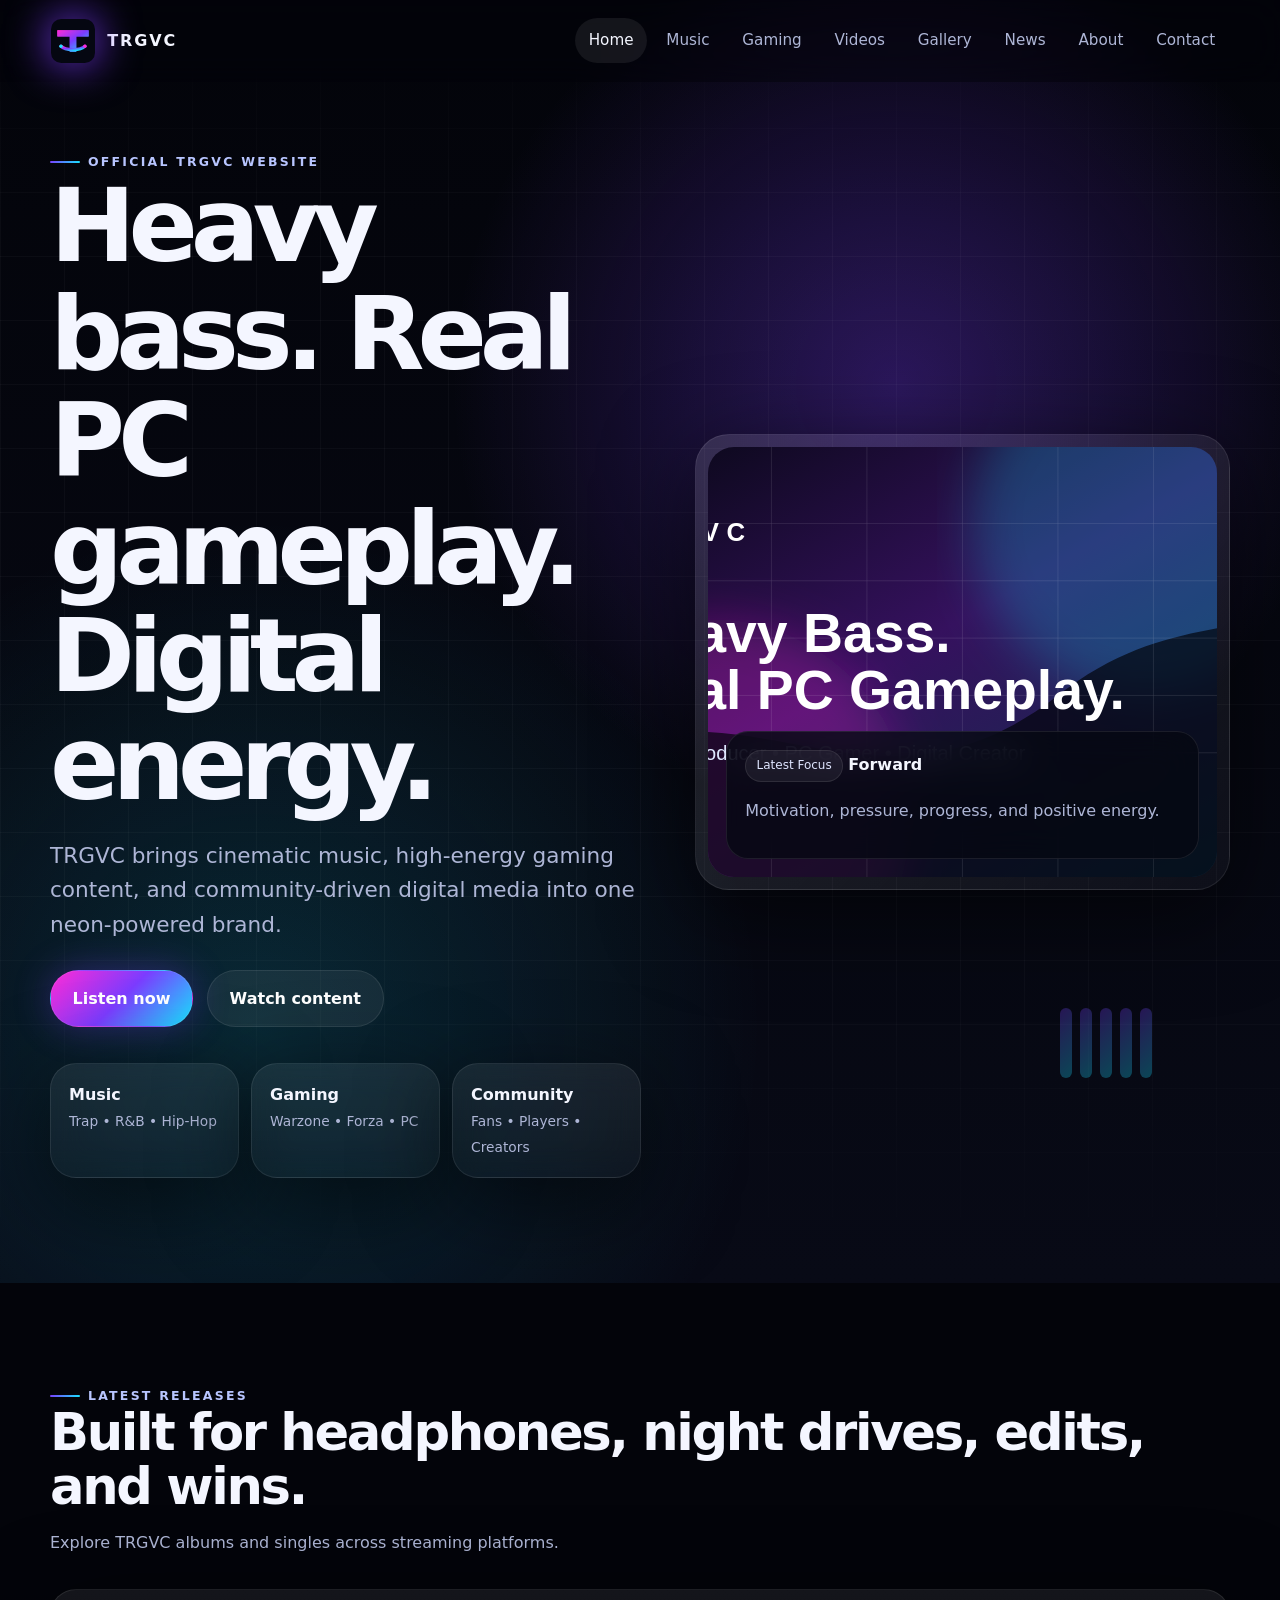
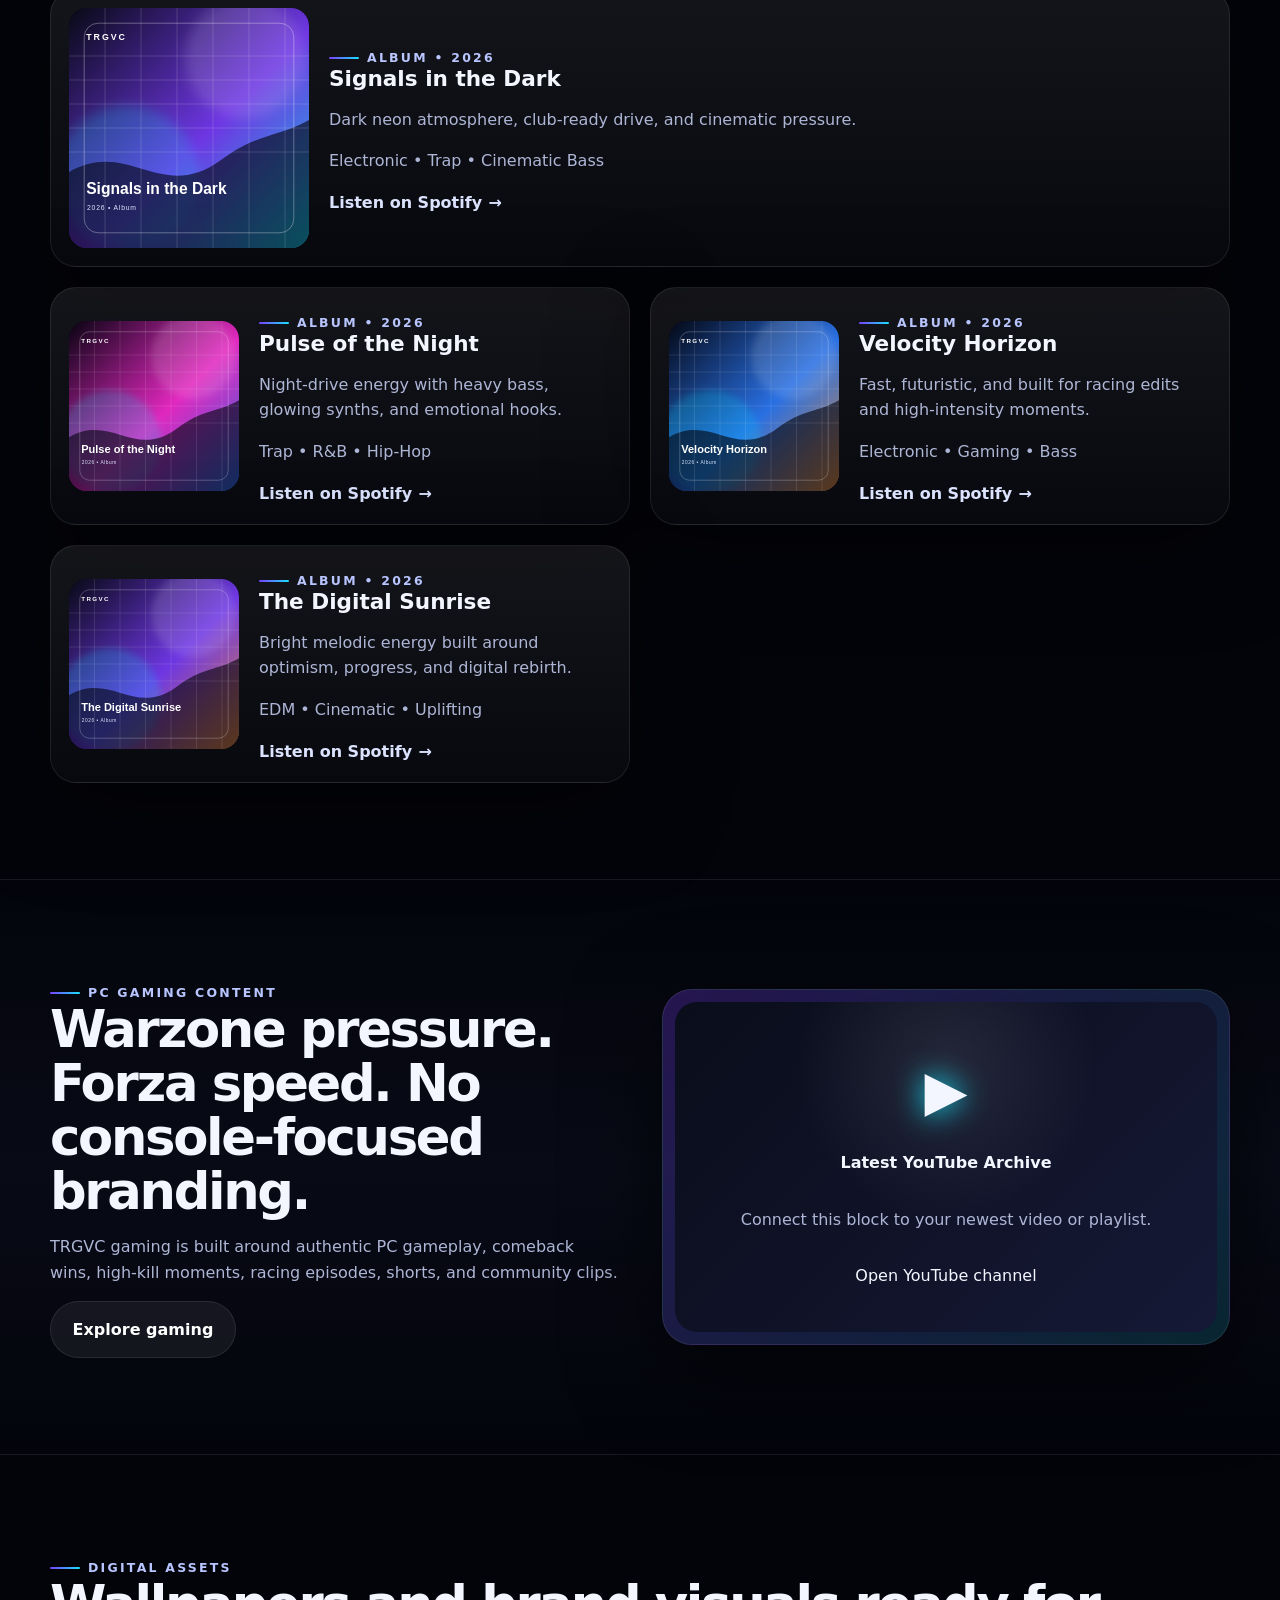
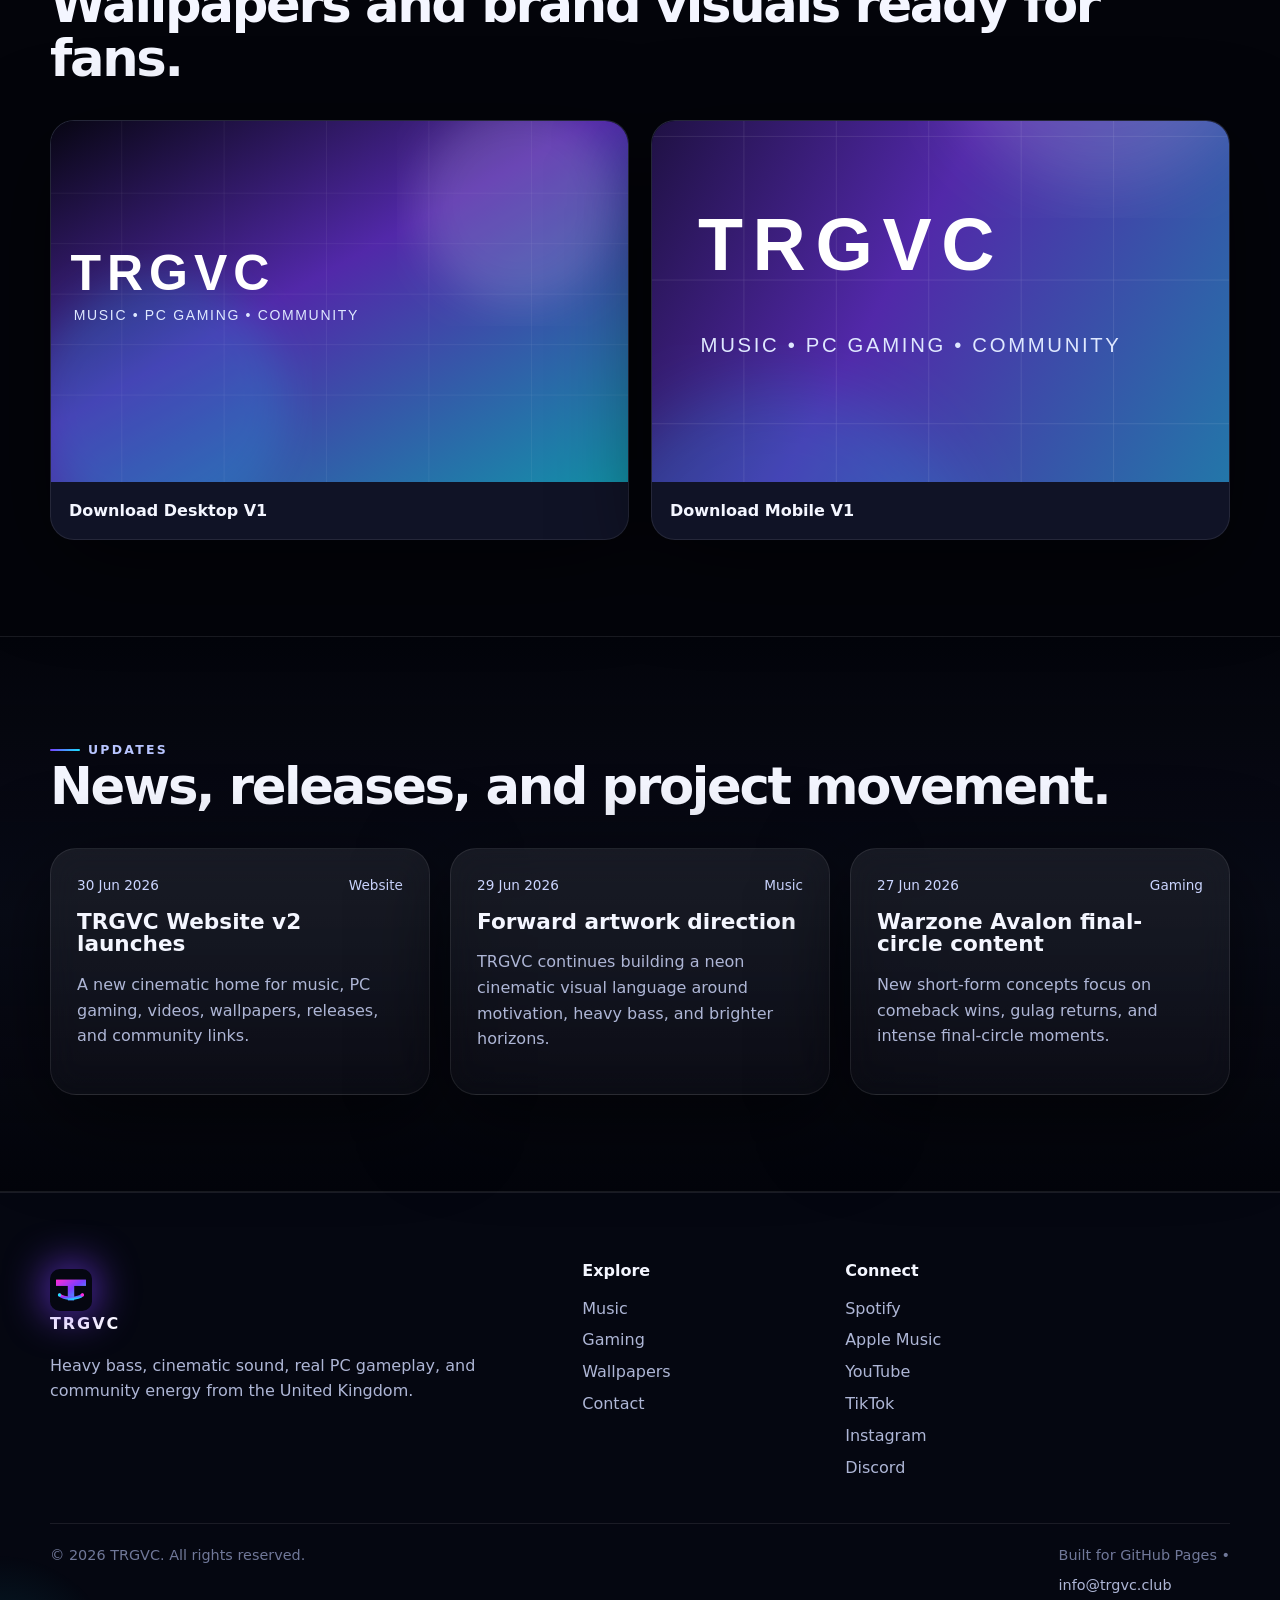
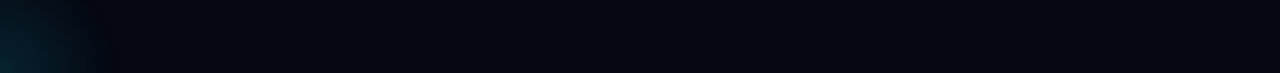
<file: index.html>
<!doctype html>
<html lang="en">
<head>
  <meta charset="utf-8">
  <meta name="viewport" content="width=device-width, initial-scale=1">
  <title>TRGVC | Music Producer, PC Gamer & Digital Creator</title>
  <meta name="description" content="TRGVC is a UK-based electronic music producer, PC gaming creator, and digital media brand blending heavy bass, cinematic atmosphere, Warzone energy, Forza speed, and community-driven content.">
  <meta name="keywords" content="TRGVC, UK music producer, PC gaming, Warzone, Forza Horizon, trap music, hip hop, electronic music, YouTube gaming, Bristol creator">
  <meta name="author" content="TRGVC">
  <link rel="canonical" href="https://trgvc.club/">
  <meta property="og:type" content="website">
  <meta property="og:title" content="TRGVC | Music Producer, PC Gamer & Digital Creator">
  <meta property="og:description" content="TRGVC is a UK-based electronic music producer, PC gaming creator, and digital media brand blending heavy bass, cinematic atmosphere, Warzone energy, Forza speed, and community-driven content.">
  <meta property="og:url" content="https://trgvc.club/">
  <meta property="og:image" content="https://trgvc.club/assets/img/og-cover.svg">
  <meta name="twitter:card" content="summary_large_image">
  <meta name="twitter:title" content="TRGVC | Music Producer, PC Gamer & Digital Creator">
  <meta name="twitter:description" content="TRGVC is a UK-based electronic music producer, PC gaming creator, and digital media brand blending heavy bass, cinematic atmosphere, Warzone energy, Forza speed, and community-driven content.">
  <meta name="theme-color" content="#7c3cff">
  <link rel="icon" href="assets/img/favicon.svg" type="image/svg+xml">
  <link rel="manifest" href="manifest.json">
  <link rel="preload" href="assets/css/styles.css" as="style">
  <link rel="stylesheet" href="assets/css/styles.css">
  
  
<script type="application/ld+json">
{
  "@context": "https://schema.org",
  "@type": "MusicGroup",
  "name": "TRGVC",
  "url": "https://trgvc.club",
  "email": "info@trgvc.club",
  "areaServed": "United Kingdom",
  "genre": ["Trap", "Hip-Hop", "R&B", "Electronic", "Gaming Music"],
  "sameAs": [
    "https://open.spotify.com/artist/4r17VtPq9uwHDU81ER0E9o?si=A5wsF5NSQyq_rSd3zSl57Q",
    "https://music.apple.com/gb/artist/trgvc/1875089429",
    "https://youtube.com/@trgvc?si=Z5XTuTABPZBFkIj2",
    "https://www.tiktok.com/@trgvc",
    "https://www.instagram.com/trgvcofficial",
    "https://x.com/trgvcofficial?s=21",
    "https://www.facebook.com/share/1Dez5gCDDH/?mibextid=wwXIfr"
]
}
</script>

</head>
<body>
  <div class="noise" aria-hidden="true"></div>
  <div class="page-orb page-orb-a" aria-hidden="true"></div>
  <div class="page-orb page-orb-b" aria-hidden="true"></div>
  
<header class="site-header" data-header>
  <a class="brand-mark" href="index.html" aria-label="TRGVC home">
    <img src="assets/img/logo.svg" alt="TRGVC logo" width="44" height="44">
    <span>TRGVC</span>
  </a>
  <button class="nav-toggle" data-nav-toggle aria-label="Open navigation" aria-expanded="false"><span></span><span></span><span></span></button>
  <nav class="site-nav" data-site-nav aria-label="Main navigation">
    <a class="active" href="index.html">Home</a><a href="music.html">Music</a><a href="gaming.html">Gaming</a><a href="videos.html">Videos</a><a href="gallery.html">Gallery</a><a href="news.html">News</a><a href="about.html">About</a><a href="contact.html">Contact</a>
  </nav>
</header>

  <main>
    
<section class="hero section-large">
  <div class="hero-bg" aria-hidden="true"><div class="grid-lines"></div><div class="equalizer"><span></span><span></span><span></span><span></span><span></span></div></div>
  <div class="container hero-grid">
    <div class="hero-copy reveal">
      <span class="eyebrow">Official TRGVC website</span>
      <h1>Heavy bass. Real PC gameplay. Digital energy.</h1>
      <p class="lead">TRGVC brings cinematic music, high-energy gaming content, and community-driven digital media into one neon-powered brand.</p>
      <div class="button-row">
        <a class="btn primary" href="music.html">Listen now</a>
        <a class="btn secondary" href="videos.html">Watch content</a>
      </div>
      <div class="hero-stats" aria-label="TRGVC pillars">
        <div><strong>Music</strong><span>Trap • R&B • Hip-Hop</span></div>
        <div><strong>Gaming</strong><span>Warzone • Forza • PC</span></div>
        <div><strong>Community</strong><span>Fans • Players • Creators</span></div>
      </div>
    </div>
    <div class="hero-card reveal delay-1">
      <img src="assets/img/og-cover.svg" alt="TRGVC cinematic neon brand artwork">
      <div class="glass-strip">
        <span>Latest Focus</span>
        <strong>Forward</strong>
        <p>Motivation, pressure, progress, and positive energy.</p>
      </div>
    </div>
  </div>
</section>
<section class="section">
  <div class="container section-heading reveal">
    <span class="eyebrow">Latest releases</span>
    <h2>Built for headphones, night drives, edits, and wins.</h2>
    <p>Explore TRGVC albums and singles across streaming platforms.</p>
  </div>
  <div class="container release-grid featured-grid">
<article class="release-card reveal">
  <img src="assets/img/albums/signals-in-the-dark.svg" alt="Signals in the Dark cover artwork" loading="lazy">
  <div>
    <span class="eyebrow">Album • 2026</span>
    <h3>Signals in the Dark</h3>
    <p>Dark neon atmosphere, club-ready drive, and cinematic pressure.</p>
    <p class="muted">Electronic • Trap • Cinematic Bass</p>
    <a class="text-link" href="https://open.spotify.com/album/4AC3K4l4IN7mg8Ttu57tCx?si=3utmSirZQsigZkZftcD0eg" target="_blank" rel="noopener">Listen on Spotify</a>
  </div>
</article>

<article class="release-card reveal">
  <img src="assets/img/albums/pulse-of-the-night.svg" alt="Pulse of the Night cover artwork" loading="lazy">
  <div>
    <span class="eyebrow">Album • 2026</span>
    <h3>Pulse of the Night</h3>
    <p>Night-drive energy with heavy bass, glowing synths, and emotional hooks.</p>
    <p class="muted">Trap • R&B • Hip-Hop</p>
    <a class="text-link" href="https://open.spotify.com/artist/4r17VtPq9uwHDU81ER0E9o?si=A5wsF5NSQyq_rSd3zSl57Q" target="_blank" rel="noopener">Listen on Spotify</a>
  </div>
</article>

<article class="release-card reveal">
  <img src="assets/img/albums/velocity-horizon.svg" alt="Velocity Horizon cover artwork" loading="lazy">
  <div>
    <span class="eyebrow">Album • 2026</span>
    <h3>Velocity Horizon</h3>
    <p>Fast, futuristic, and built for racing edits and high-intensity moments.</p>
    <p class="muted">Electronic • Gaming • Bass</p>
    <a class="text-link" href="https://open.spotify.com/artist/4r17VtPq9uwHDU81ER0E9o?si=A5wsF5NSQyq_rSd3zSl57Q" target="_blank" rel="noopener">Listen on Spotify</a>
  </div>
</article>

<article class="release-card reveal">
  <img src="assets/img/albums/the-digital-sunrise.svg" alt="The Digital Sunrise cover artwork" loading="lazy">
  <div>
    <span class="eyebrow">Album • 2026</span>
    <h3>The Digital Sunrise</h3>
    <p>Bright melodic energy built around optimism, progress, and digital rebirth.</p>
    <p class="muted">EDM • Cinematic • Uplifting</p>
    <a class="text-link" href="https://open.spotify.com/artist/4r17VtPq9uwHDU81ER0E9o?si=A5wsF5NSQyq_rSd3zSl57Q" target="_blank" rel="noopener">Listen on Spotify</a>
  </div>
</article>
</div>
</section>
<section class="section alt-section">
  <div class="container split">
    <div class="reveal">
      <span class="eyebrow">PC gaming content</span>
      <h2>Warzone pressure. Forza speed. No console-focused branding.</h2>
      <p>TRGVC gaming is built around authentic PC gameplay, comeback wins, high-kill moments, racing episodes, shorts, and community clips.</p>
      <a class="btn secondary" href="gaming.html">Explore gaming</a>
    </div>
    <div class="video-frame reveal delay-1">
      <div class="video-placeholder">
        <span>▶</span>
        <strong>Latest YouTube Archive</strong>
        <p>Connect this block to your newest video or playlist.</p>
        <a href="https://youtube.com/@trgvc?si=Z5XTuTABPZBFkIj2" target="_blank" rel="noopener">Open YouTube channel</a>
      </div>
    </div>
  </div>
</section>
<section class="section">
  <div class="container section-heading reveal">
    <span class="eyebrow">Digital assets</span>
    <h2>Wallpapers and brand visuals ready for fans.</h2>
  </div>
  <div class="container asset-grid">
    <a class="asset-card reveal" href="assets/img/wallpapers/trgvc-desktop-v1.svg" download><img src="assets/img/wallpapers/trgvc-desktop-v1.svg" alt="TRGVC desktop wallpaper"><span>Download Desktop V1</span></a>
    <a class="asset-card reveal delay-1" href="assets/img/wallpapers/trgvc-mobile-v1.svg" download><img src="assets/img/wallpapers/trgvc-mobile-v1.svg" alt="TRGVC mobile wallpaper"><span>Download Mobile V1</span></a>
  </div>
</section>
<section class="section alt-section">
  <div class="container section-heading reveal">
    <span class="eyebrow">Updates</span>
    <h2>News, releases, and project movement.</h2>
  </div>
  <div class="container news-grid">
<article class="news-card reveal">
  <div class="news-meta"><span>30 Jun 2026</span><span>Website</span></div>
  <h3>TRGVC Website v2 launches</h3>
  <p>A new cinematic home for music, PC gaming, videos, wallpapers, releases, and community links.</p>
</article>

<article class="news-card reveal">
  <div class="news-meta"><span>29 Jun 2026</span><span>Music</span></div>
  <h3>Forward artwork direction</h3>
  <p>TRGVC continues building a neon cinematic visual language around motivation, heavy bass, and brighter horizons.</p>
</article>

<article class="news-card reveal">
  <div class="news-meta"><span>27 Jun 2026</span><span>Gaming</span></div>
  <h3>Warzone Avalon final-circle content</h3>
  <p>New short-form concepts focus on comeback wins, gulag returns, and intense final-circle moments.</p>
</article>
</div>
</section>

  </main>
  
<footer class="footer section-tight">
  <div class="container footer-grid">
    <div>
      <a class="footer-logo" href="index.html"><img src="assets/img/logo.svg" alt="" width="42" height="42"> TRGVC</a>
      <p>Heavy bass, cinematic sound, real PC gameplay, and community energy from the United Kingdom.</p>
    </div>
    <div>
      <h3>Explore</h3>
      <a href="music.html">Music</a>
      <a href="gaming.html">Gaming</a>
      <a href="gallery.html">Wallpapers</a>
      <a href="contact.html">Contact</a>
    </div>
    <div>
      <h3>Connect</h3>
      <div class="footer-links"><a href="https://open.spotify.com/artist/4r17VtPq9uwHDU81ER0E9o?si=A5wsF5NSQyq_rSd3zSl57Q" target="_blank" rel="noopener">Spotify</a><a href="https://music.apple.com/gb/artist/trgvc/1875089429" target="_blank" rel="noopener">Apple Music</a><a href="https://youtube.com/@trgvc?si=Z5XTuTABPZBFkIj2" target="_blank" rel="noopener">YouTube</a><a href="https://www.tiktok.com/@trgvc" target="_blank" rel="noopener">TikTok</a><a href="https://www.instagram.com/trgvcofficial" target="_blank" rel="noopener">Instagram</a><a href="https://discord.gg/ub7tgeMv" target="_blank" rel="noopener">Discord</a></div>
    </div>
  </div>
  <div class="container footer-bottom">
    <span>© 2026 TRGVC. All rights reserved.</span>
    <span>Built for GitHub Pages • <a href="mailto:info@trgvc.club">info@trgvc.club</a></span>
  </div>
</footer>
<button class="back-to-top" data-back-to-top aria-label="Back to top">↑</button>
<div class="cursor-glow" aria-hidden="true"></div>

  <script src="assets/js/main.js" defer></script>
</body>
</html>
</file>
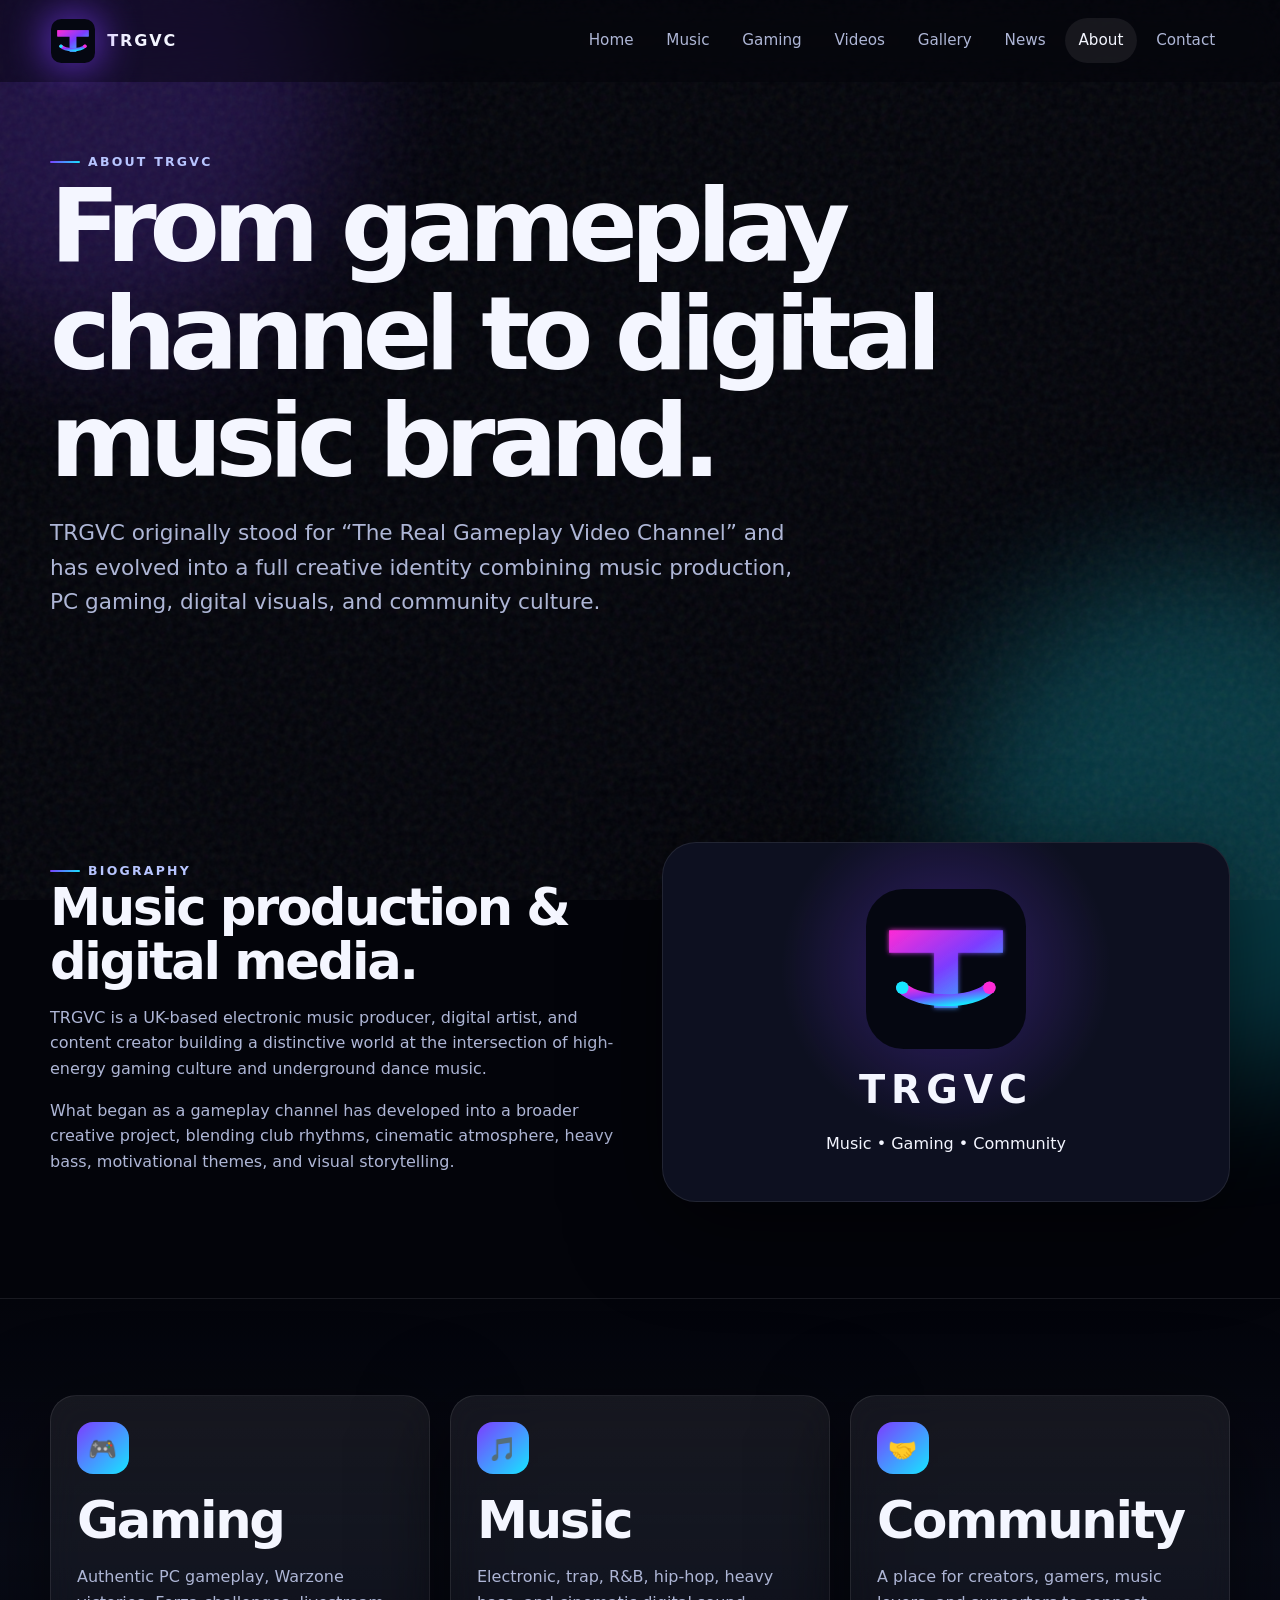
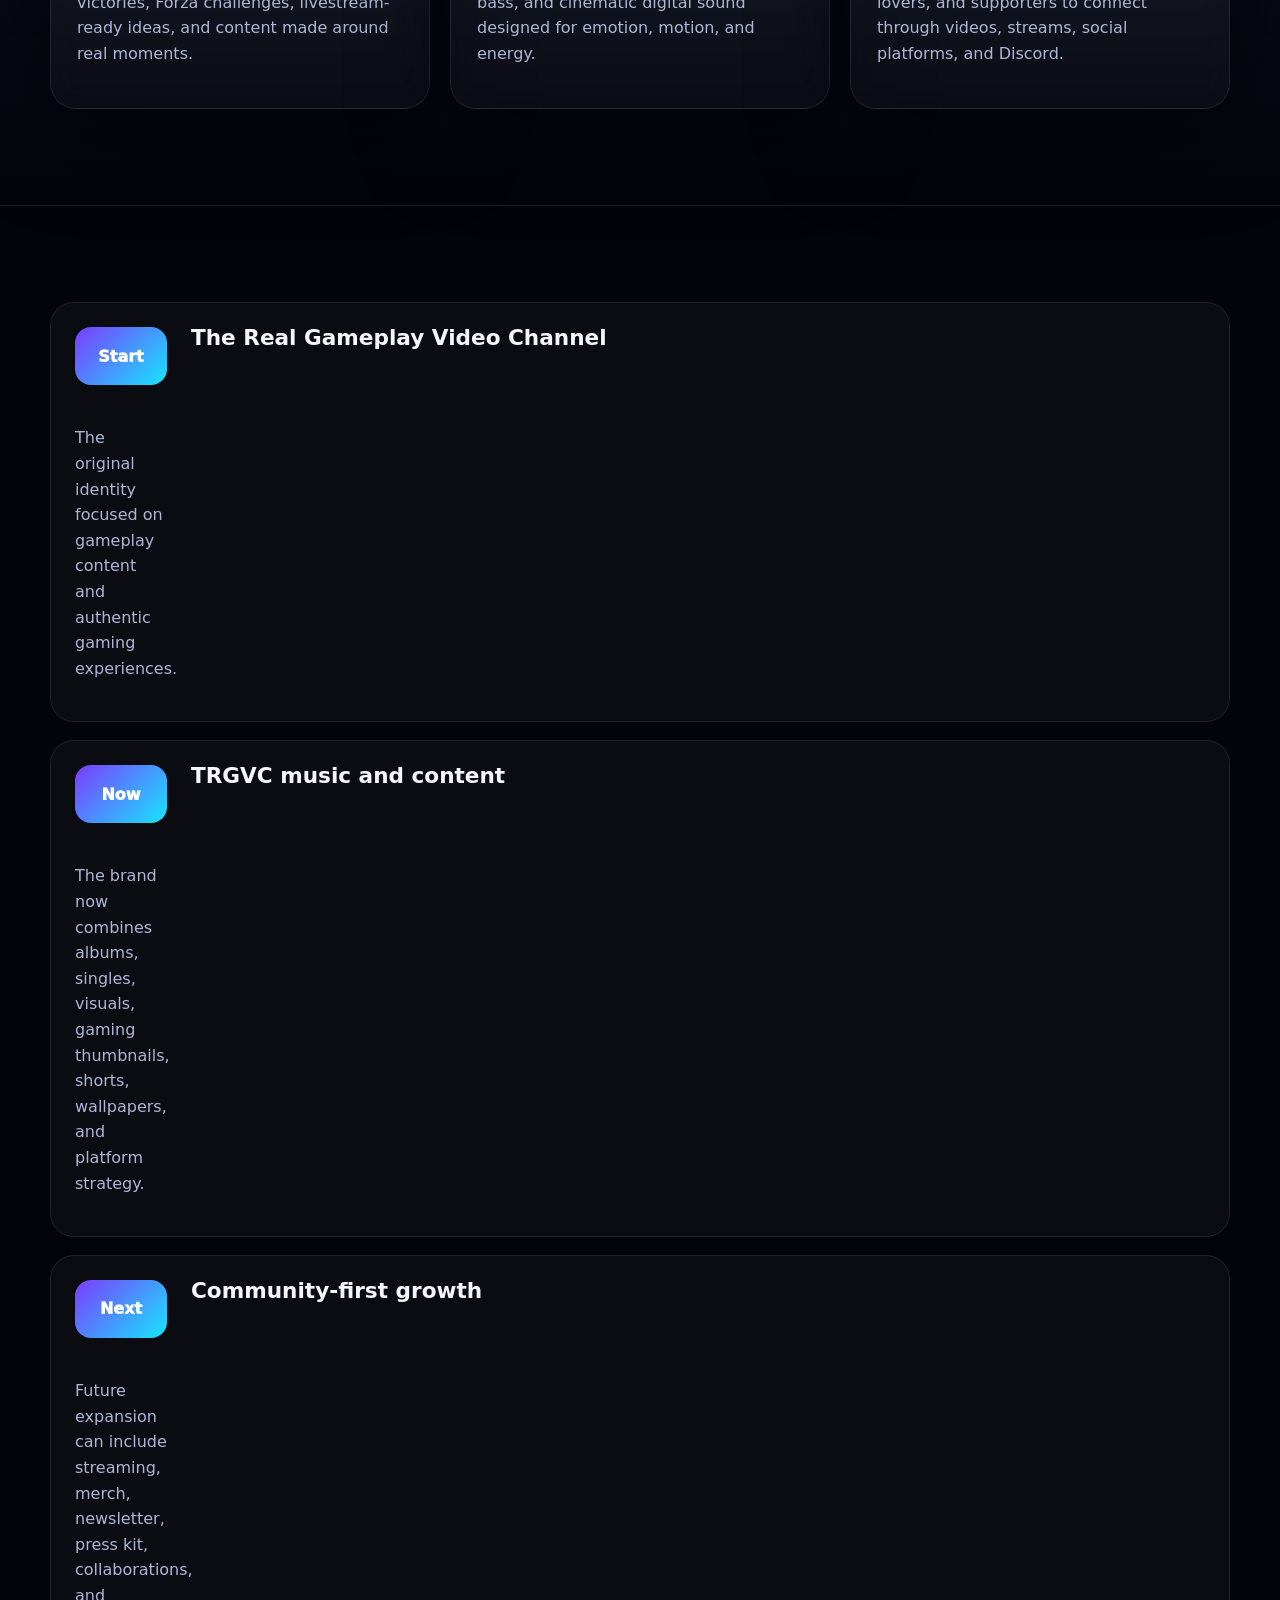
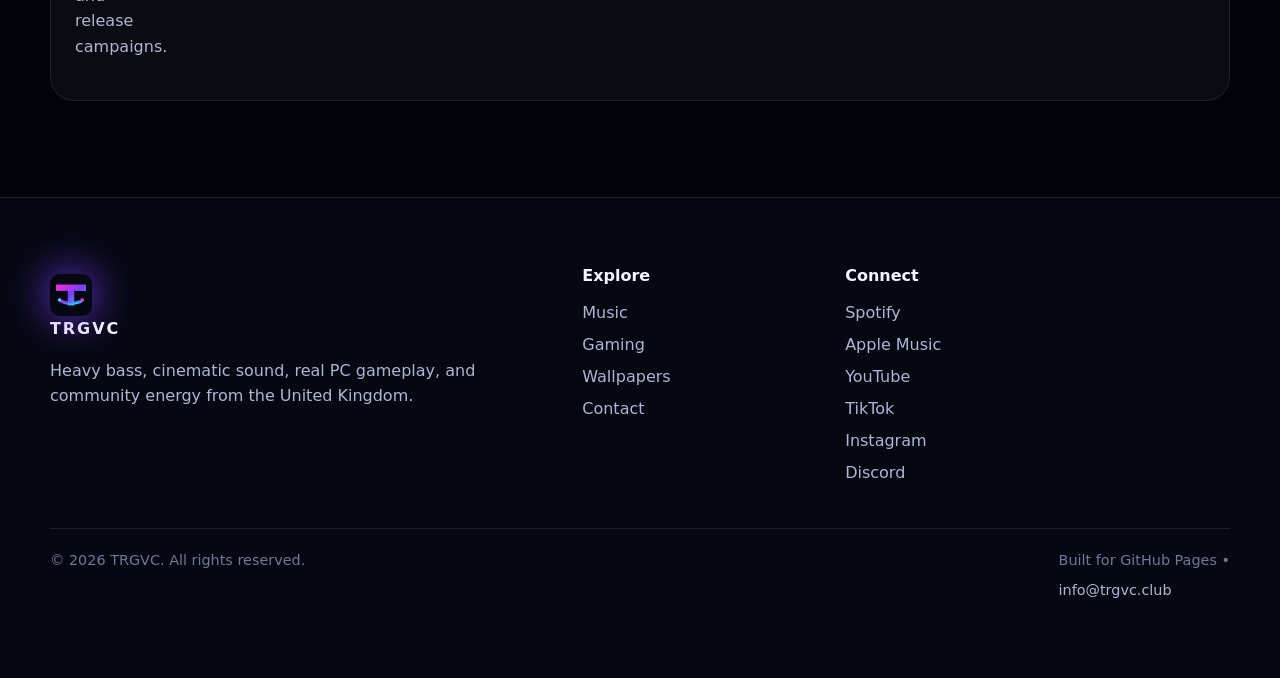
<file: about.html>
<!doctype html>
<html lang="en">
<head>
  <meta charset="utf-8">
  <meta name="viewport" content="width=device-width, initial-scale=1">
  <title>About | TRGVC Biography, Music, Gaming & Community</title>
  <meta name="description" content="Read the official TRGVC biography and learn about the music, PC gaming, and community pillars.">
  <meta name="keywords" content="TRGVC, UK music producer, PC gaming, Warzone, Forza Horizon, trap music, hip hop, electronic music, YouTube gaming, Bristol creator">
  <meta name="author" content="TRGVC">
  <link rel="canonical" href="https://trgvc.club/about.html">
  <meta property="og:type" content="website">
  <meta property="og:title" content="About | TRGVC Biography, Music, Gaming & Community">
  <meta property="og:description" content="Read the official TRGVC biography and learn about the music, PC gaming, and community pillars.">
  <meta property="og:url" content="https://trgvc.club/about.html">
  <meta property="og:image" content="https://trgvc.club/assets/img/og-cover.svg">
  <meta name="twitter:card" content="summary_large_image">
  <meta name="twitter:title" content="About | TRGVC Biography, Music, Gaming & Community">
  <meta name="twitter:description" content="Read the official TRGVC biography and learn about the music, PC gaming, and community pillars.">
  <meta name="theme-color" content="#7c3cff">
  <link rel="icon" href="assets/img/favicon.svg" type="image/svg+xml">
  <link rel="manifest" href="manifest.json">
  <link rel="preload" href="assets/css/styles.css" as="style">
  <link rel="stylesheet" href="assets/css/styles.css">
  
  
</head>
<body>
  <div class="noise" aria-hidden="true"></div>
  <div class="page-orb page-orb-a" aria-hidden="true"></div>
  <div class="page-orb page-orb-b" aria-hidden="true"></div>
  
<header class="site-header" data-header>
  <a class="brand-mark" href="index.html" aria-label="TRGVC home">
    <img src="assets/img/logo.svg" alt="TRGVC logo" width="44" height="44">
    <span>TRGVC</span>
  </a>
  <button class="nav-toggle" data-nav-toggle aria-label="Open navigation" aria-expanded="false"><span></span><span></span><span></span></button>
  <nav class="site-nav" data-site-nav aria-label="Main navigation">
    <a href="index.html">Home</a><a href="music.html">Music</a><a href="gaming.html">Gaming</a><a href="videos.html">Videos</a><a href="gallery.html">Gallery</a><a href="news.html">News</a><a class="active" href="about.html">About</a><a href="contact.html">Contact</a>
  </nav>
</header>

  <main>
    
<section class="page-hero section-large compact-hero">
  <div class="container reveal"><span class="eyebrow">About TRGVC</span><h1>From gameplay channel to digital music brand.</h1><p class="lead">TRGVC originally stood for “The Real Gameplay Video Channel” and has evolved into a full creative identity combining music production, PC gaming, digital visuals, and community culture.</p></div>
</section>
<section class="section">
  <div class="container split">
    <div class="reveal"><span class="eyebrow">Biography</span><h2>Music production & digital media.</h2><p>TRGVC is a UK-based electronic music producer, digital artist, and content creator building a distinctive world at the intersection of high-energy gaming culture and underground dance music.</p><p>What began as a gameplay channel has developed into a broader creative project, blending club rhythms, cinematic atmosphere, heavy bass, motivational themes, and visual storytelling.</p></div>
    <div class="brand-panel reveal delay-1"><img src="assets/img/logo.svg" alt="TRGVC logo"><strong>TRGVC</strong><span>Music • Gaming • Community</span></div>
  </div>
</section>
<section class="section alt-section">
  <div class="container cards-3">
    <article class="feature-card reveal"><span class="icon">🎮</span><h2>Gaming</h2><p>Authentic PC gameplay, Warzone victories, Forza challenges, livestream-ready ideas, and content made around real moments.</p></article>
    <article class="feature-card reveal delay-1"><span class="icon">🎵</span><h2>Music</h2><p>Electronic, trap, R&B, hip-hop, heavy bass, and cinematic digital sound designed for emotion, motion, and energy.</p></article>
    <article class="feature-card reveal delay-2"><span class="icon">🤝</span><h2>Community</h2><p>A place for creators, gamers, music lovers, and supporters to connect through videos, streams, social platforms, and Discord.</p></article>
  </div>
</section>
<section class="section">
  <div class="container timeline">
    <div class="timeline-item reveal"><span>Start</span><h3>The Real Gameplay Video Channel</h3><p>The original identity focused on gameplay content and authentic gaming experiences.</p></div>
    <div class="timeline-item reveal"><span>Now</span><h3>TRGVC music and content</h3><p>The brand now combines albums, singles, visuals, gaming thumbnails, shorts, wallpapers, and platform strategy.</p></div>
    <div class="timeline-item reveal"><span>Next</span><h3>Community-first growth</h3><p>Future expansion can include streaming, merch, newsletter, press kit, collaborations, and release campaigns.</p></div>
  </div>
</section>

  </main>
  
<footer class="footer section-tight">
  <div class="container footer-grid">
    <div>
      <a class="footer-logo" href="index.html"><img src="assets/img/logo.svg" alt="" width="42" height="42"> TRGVC</a>
      <p>Heavy bass, cinematic sound, real PC gameplay, and community energy from the United Kingdom.</p>
    </div>
    <div>
      <h3>Explore</h3>
      <a href="music.html">Music</a>
      <a href="gaming.html">Gaming</a>
      <a href="gallery.html">Wallpapers</a>
      <a href="contact.html">Contact</a>
    </div>
    <div>
      <h3>Connect</h3>
      <div class="footer-links"><a href="https://open.spotify.com/artist/4r17VtPq9uwHDU81ER0E9o?si=A5wsF5NSQyq_rSd3zSl57Q" target="_blank" rel="noopener">Spotify</a><a href="https://music.apple.com/gb/artist/trgvc/1875089429" target="_blank" rel="noopener">Apple Music</a><a href="https://youtube.com/@trgvc?si=Z5XTuTABPZBFkIj2" target="_blank" rel="noopener">YouTube</a><a href="https://www.tiktok.com/@trgvc" target="_blank" rel="noopener">TikTok</a><a href="https://www.instagram.com/trgvcofficial" target="_blank" rel="noopener">Instagram</a><a href="https://discord.gg/ub7tgeMv" target="_blank" rel="noopener">Discord</a></div>
    </div>
  </div>
  <div class="container footer-bottom">
    <span>© 2026 TRGVC. All rights reserved.</span>
    <span>Built for GitHub Pages • <a href="mailto:info@trgvc.club">info@trgvc.club</a></span>
  </div>
</footer>
<button class="back-to-top" data-back-to-top aria-label="Back to top">↑</button>
<div class="cursor-glow" aria-hidden="true"></div>

  <script src="assets/js/main.js" defer></script>
</body>
</html>
</file>
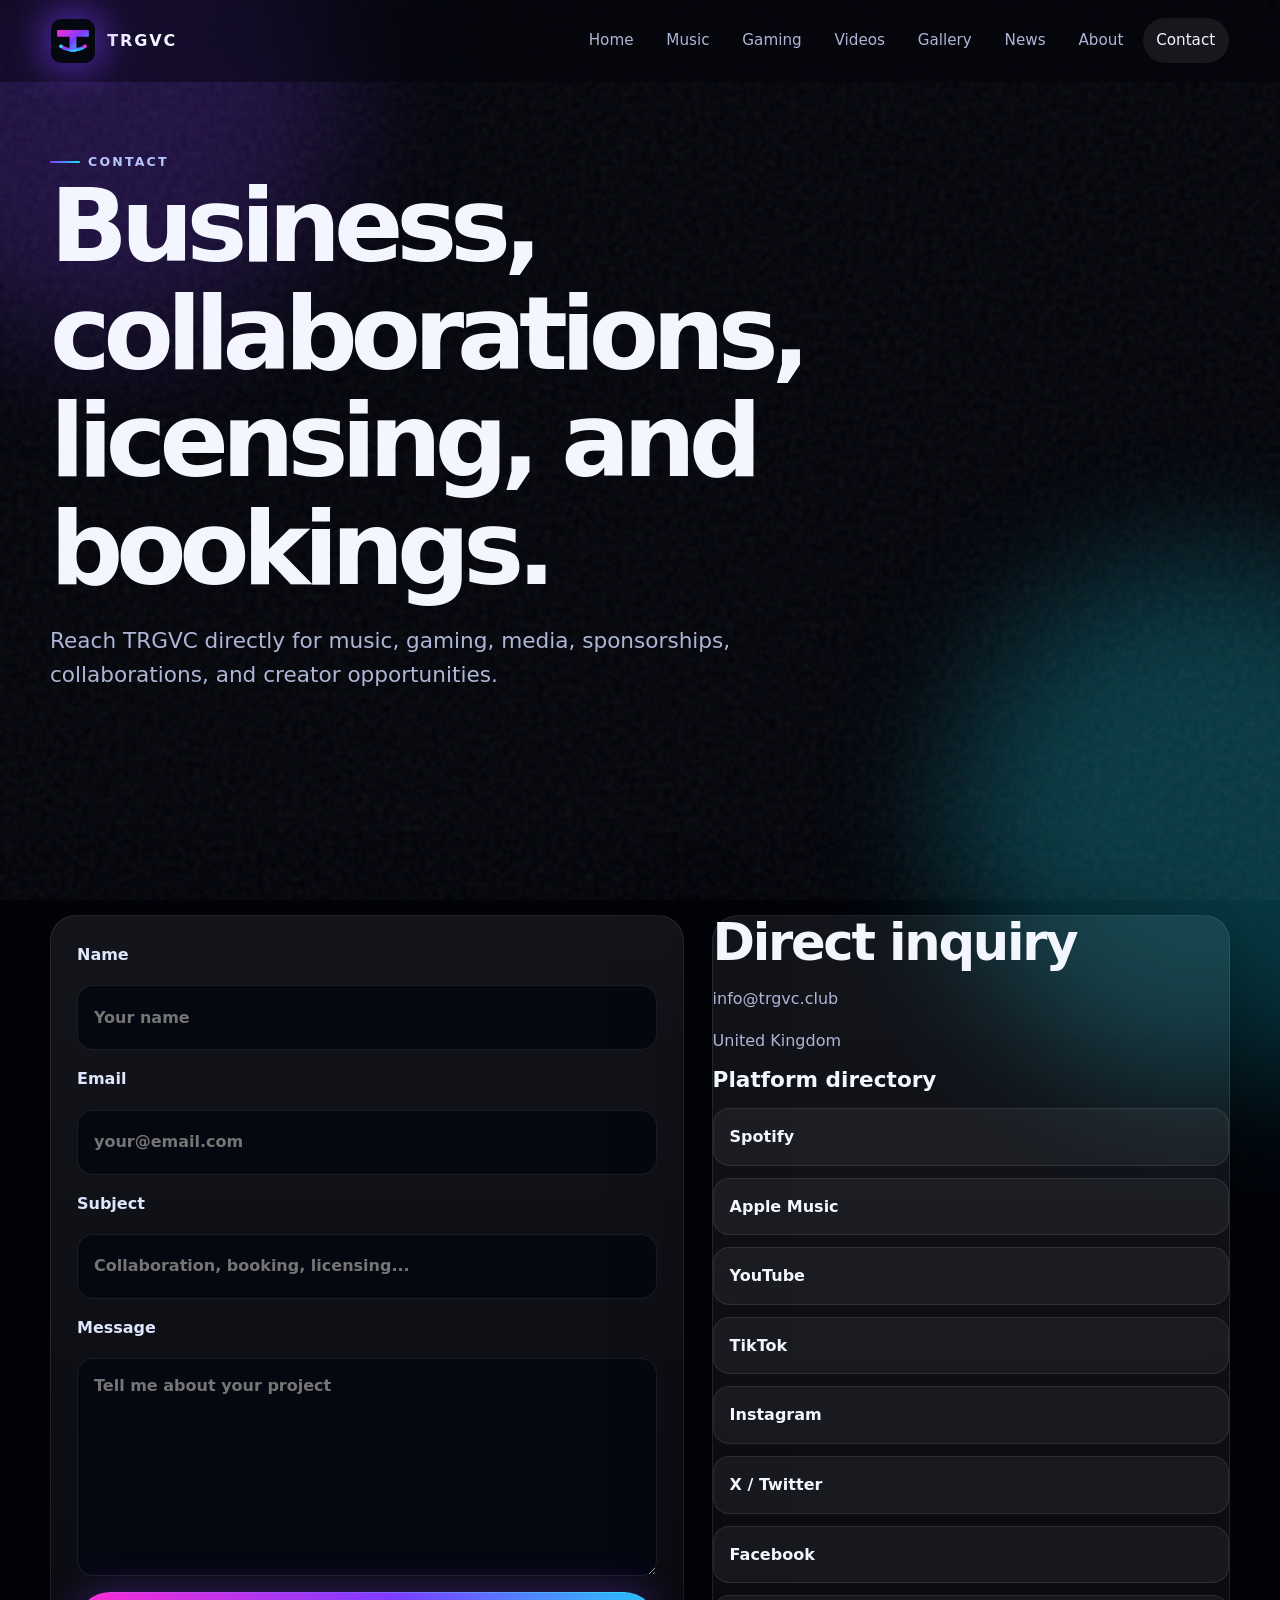
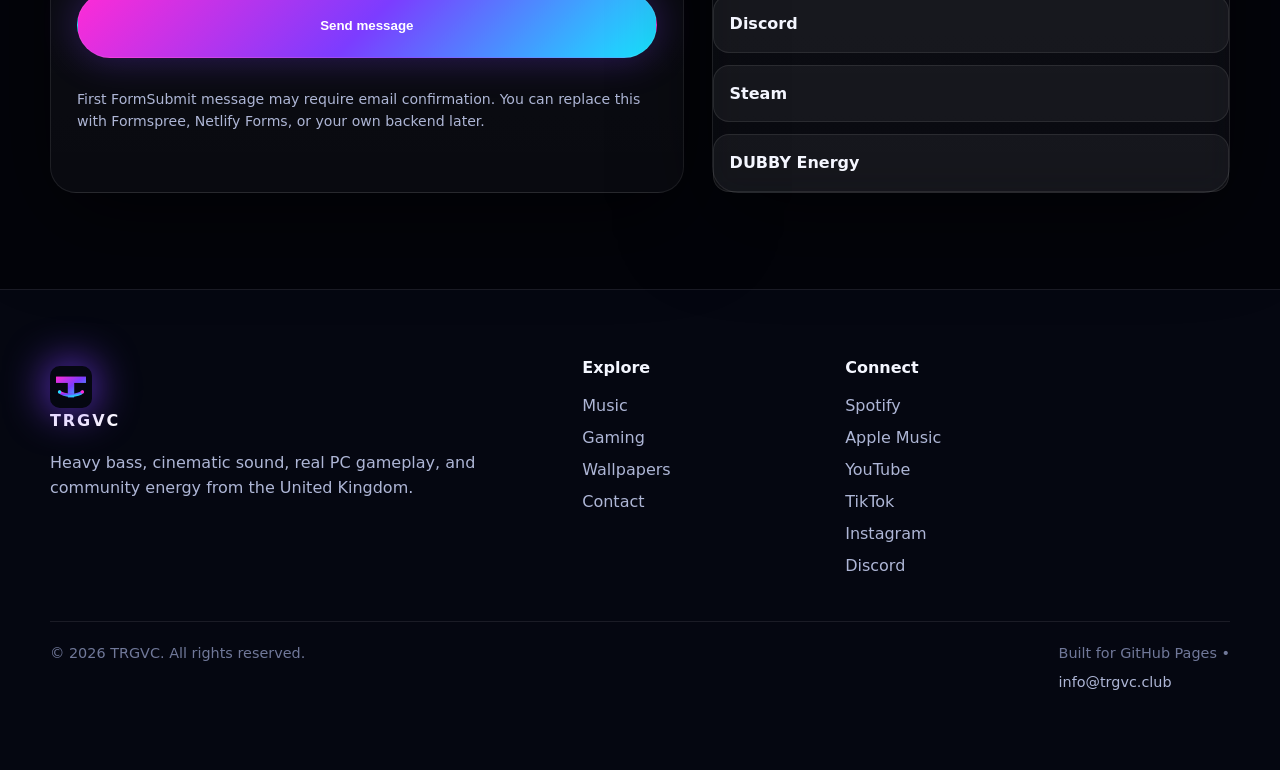
<file: contact.html>
<!doctype html>
<html lang="en">
<head>
  <meta charset="utf-8">
  <meta name="viewport" content="width=device-width, initial-scale=1">
  <title>Contact | TRGVC Business, Collaborations & Bookings</title>
  <meta name="description" content="Contact TRGVC for business, collaborations, music licensing, bookings, sponsorships, and digital media opportunities.">
  <meta name="keywords" content="TRGVC, UK music producer, PC gaming, Warzone, Forza Horizon, trap music, hip hop, electronic music, YouTube gaming, Bristol creator">
  <meta name="author" content="TRGVC">
  <link rel="canonical" href="https://trgvc.club/contact.html">
  <meta property="og:type" content="website">
  <meta property="og:title" content="Contact | TRGVC Business, Collaborations & Bookings">
  <meta property="og:description" content="Contact TRGVC for business, collaborations, music licensing, bookings, sponsorships, and digital media opportunities.">
  <meta property="og:url" content="https://trgvc.club/contact.html">
  <meta property="og:image" content="https://trgvc.club/assets/img/og-cover.svg">
  <meta name="twitter:card" content="summary_large_image">
  <meta name="twitter:title" content="Contact | TRGVC Business, Collaborations & Bookings">
  <meta name="twitter:description" content="Contact TRGVC for business, collaborations, music licensing, bookings, sponsorships, and digital media opportunities.">
  <meta name="theme-color" content="#7c3cff">
  <link rel="icon" href="assets/img/favicon.svg" type="image/svg+xml">
  <link rel="manifest" href="manifest.json">
  <link rel="preload" href="assets/css/styles.css" as="style">
  <link rel="stylesheet" href="assets/css/styles.css">
  
  
</head>
<body>
  <div class="noise" aria-hidden="true"></div>
  <div class="page-orb page-orb-a" aria-hidden="true"></div>
  <div class="page-orb page-orb-b" aria-hidden="true"></div>
  
<header class="site-header" data-header>
  <a class="brand-mark" href="index.html" aria-label="TRGVC home">
    <img src="assets/img/logo.svg" alt="TRGVC logo" width="44" height="44">
    <span>TRGVC</span>
  </a>
  <button class="nav-toggle" data-nav-toggle aria-label="Open navigation" aria-expanded="false"><span></span><span></span><span></span></button>
  <nav class="site-nav" data-site-nav aria-label="Main navigation">
    <a href="index.html">Home</a><a href="music.html">Music</a><a href="gaming.html">Gaming</a><a href="videos.html">Videos</a><a href="gallery.html">Gallery</a><a href="news.html">News</a><a href="about.html">About</a><a class="active" href="contact.html">Contact</a>
  </nav>
</header>

  <main>
    
<section class="page-hero section-large compact-hero">
  <div class="container reveal"><span class="eyebrow">Contact</span><h1>Business, collaborations, licensing, and bookings.</h1><p class="lead">Reach TRGVC directly for music, gaming, media, sponsorships, collaborations, and creator opportunities.</p></div>
</section>
<section class="section">
  <div class="container contact-grid">
    <form class="contact-form reveal" action="https://formsubmit.co/info@trgvc.club" method="POST">
      <input type="hidden" name="_subject" value="New TRGVC website inquiry">
      <input type="hidden" name="_template" value="table">
      <label>Name<input type="text" name="name" placeholder="Your name" required></label>
      <label>Email<input type="email" name="email" placeholder="your@email.com" required></label>
      <label>Subject<input type="text" name="subject" placeholder="Collaboration, booking, licensing..." required></label>
      <label>Message<textarea name="message" rows="7" placeholder="Tell me about your project" required></textarea></label>
      <button class="btn primary" type="submit">Send message</button>
      <p class="form-note">First FormSubmit message may require email confirmation. You can replace this with Formspree, Netlify Forms, or your own backend later.</p>
    </form>
    <aside class="contact-card reveal delay-1">
      <h2>Direct inquiry</h2>
      <p><a href="mailto:info@trgvc.club">info@trgvc.club</a></p>
      <p>United Kingdom</p>
      <h3>Platform directory</h3>
      <div class="platform-grid small"><a href="https://open.spotify.com/artist/4r17VtPq9uwHDU81ER0E9o?si=A5wsF5NSQyq_rSd3zSl57Q" target="_blank" rel="noopener">Spotify</a><a href="https://music.apple.com/gb/artist/trgvc/1875089429" target="_blank" rel="noopener">Apple Music</a><a href="https://youtube.com/@trgvc?si=Z5XTuTABPZBFkIj2" target="_blank" rel="noopener">YouTube</a><a href="https://www.tiktok.com/@trgvc" target="_blank" rel="noopener">TikTok</a><a href="https://www.instagram.com/trgvcofficial" target="_blank" rel="noopener">Instagram</a><a href="https://x.com/trgvcofficial?s=21" target="_blank" rel="noopener">X / Twitter</a><a href="https://www.facebook.com/share/1Dez5gCDDH/?mibextid=wwXIfr" target="_blank" rel="noopener">Facebook</a><a href="https://discord.gg/ub7tgeMv" target="_blank" rel="noopener">Discord</a><a href="https://steamcommunity.com/id/stbvideo" target="_blank" rel="noopener">Steam</a><a href="https://www.dubby.gg/" target="_blank" rel="noopener">DUBBY Energy</a></div>
    </aside>
  </div>
</section>

  </main>
  
<footer class="footer section-tight">
  <div class="container footer-grid">
    <div>
      <a class="footer-logo" href="index.html"><img src="assets/img/logo.svg" alt="" width="42" height="42"> TRGVC</a>
      <p>Heavy bass, cinematic sound, real PC gameplay, and community energy from the United Kingdom.</p>
    </div>
    <div>
      <h3>Explore</h3>
      <a href="music.html">Music</a>
      <a href="gaming.html">Gaming</a>
      <a href="gallery.html">Wallpapers</a>
      <a href="contact.html">Contact</a>
    </div>
    <div>
      <h3>Connect</h3>
      <div class="footer-links"><a href="https://open.spotify.com/artist/4r17VtPq9uwHDU81ER0E9o?si=A5wsF5NSQyq_rSd3zSl57Q" target="_blank" rel="noopener">Spotify</a><a href="https://music.apple.com/gb/artist/trgvc/1875089429" target="_blank" rel="noopener">Apple Music</a><a href="https://youtube.com/@trgvc?si=Z5XTuTABPZBFkIj2" target="_blank" rel="noopener">YouTube</a><a href="https://www.tiktok.com/@trgvc" target="_blank" rel="noopener">TikTok</a><a href="https://www.instagram.com/trgvcofficial" target="_blank" rel="noopener">Instagram</a><a href="https://discord.gg/ub7tgeMv" target="_blank" rel="noopener">Discord</a></div>
    </div>
  </div>
  <div class="container footer-bottom">
    <span>© 2026 TRGVC. All rights reserved.</span>
    <span>Built for GitHub Pages • <a href="mailto:info@trgvc.club">info@trgvc.club</a></span>
  </div>
</footer>
<button class="back-to-top" data-back-to-top aria-label="Back to top">↑</button>
<div class="cursor-glow" aria-hidden="true"></div>

  <script src="assets/js/main.js" defer></script>
</body>
</html>
</file>
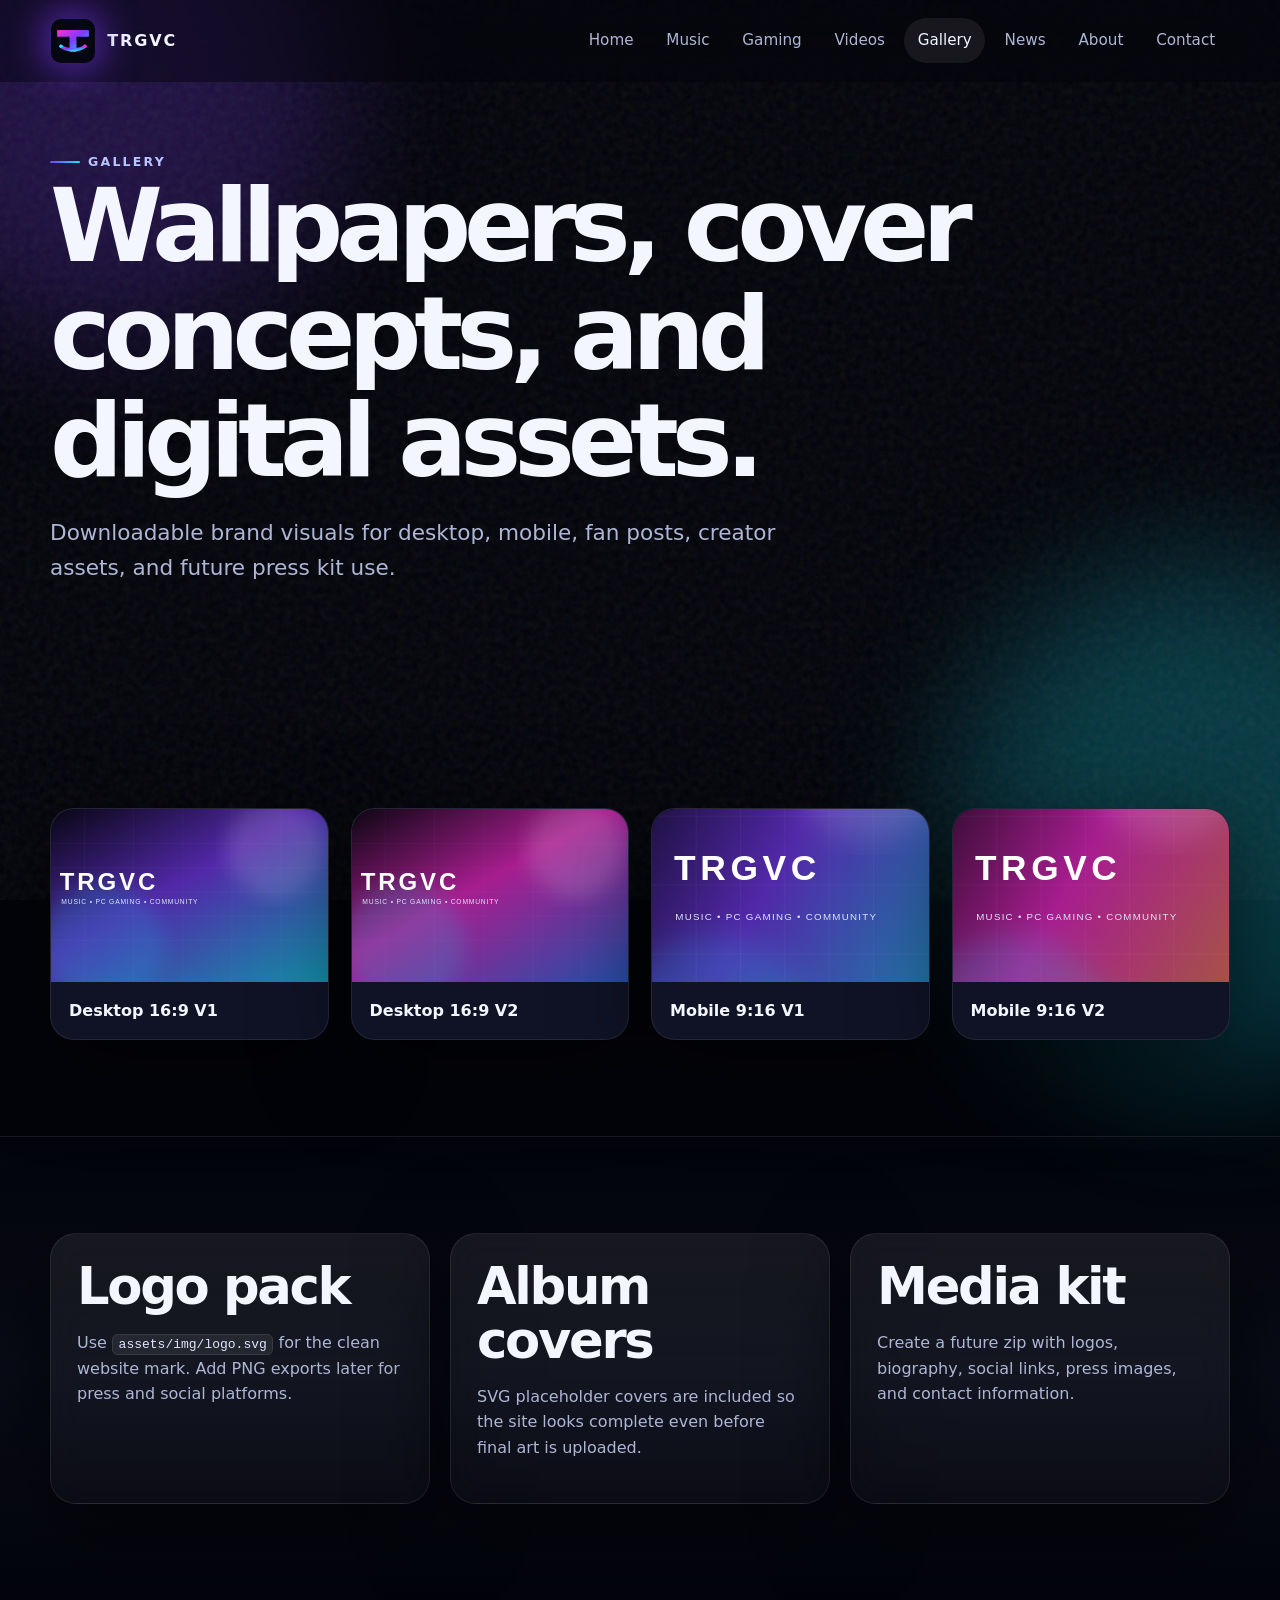
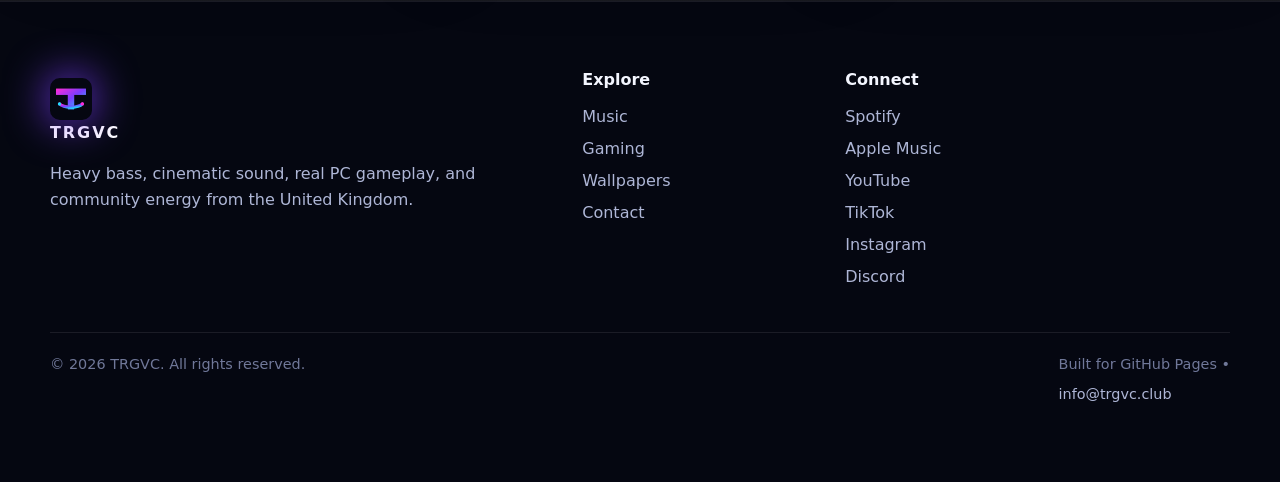
<file: gallery.html>
<!doctype html>
<html lang="en">
<head>
  <meta charset="utf-8">
  <meta name="viewport" content="width=device-width, initial-scale=1">
  <title>Gallery | TRGVC Wallpapers & Digital Assets</title>
  <meta name="description" content="Download TRGVC wallpapers, brand visuals, album artwork placeholders, and digital assets.">
  <meta name="keywords" content="TRGVC, UK music producer, PC gaming, Warzone, Forza Horizon, trap music, hip hop, electronic music, YouTube gaming, Bristol creator">
  <meta name="author" content="TRGVC">
  <link rel="canonical" href="https://trgvc.club/gallery.html">
  <meta property="og:type" content="website">
  <meta property="og:title" content="Gallery | TRGVC Wallpapers & Digital Assets">
  <meta property="og:description" content="Download TRGVC wallpapers, brand visuals, album artwork placeholders, and digital assets.">
  <meta property="og:url" content="https://trgvc.club/gallery.html">
  <meta property="og:image" content="https://trgvc.club/assets/img/og-cover.svg">
  <meta name="twitter:card" content="summary_large_image">
  <meta name="twitter:title" content="Gallery | TRGVC Wallpapers & Digital Assets">
  <meta name="twitter:description" content="Download TRGVC wallpapers, brand visuals, album artwork placeholders, and digital assets.">
  <meta name="theme-color" content="#7c3cff">
  <link rel="icon" href="assets/img/favicon.svg" type="image/svg+xml">
  <link rel="manifest" href="manifest.json">
  <link rel="preload" href="assets/css/styles.css" as="style">
  <link rel="stylesheet" href="assets/css/styles.css">
  
  
</head>
<body>
  <div class="noise" aria-hidden="true"></div>
  <div class="page-orb page-orb-a" aria-hidden="true"></div>
  <div class="page-orb page-orb-b" aria-hidden="true"></div>
  
<header class="site-header" data-header>
  <a class="brand-mark" href="index.html" aria-label="TRGVC home">
    <img src="assets/img/logo.svg" alt="TRGVC logo" width="44" height="44">
    <span>TRGVC</span>
  </a>
  <button class="nav-toggle" data-nav-toggle aria-label="Open navigation" aria-expanded="false"><span></span><span></span><span></span></button>
  <nav class="site-nav" data-site-nav aria-label="Main navigation">
    <a href="index.html">Home</a><a href="music.html">Music</a><a href="gaming.html">Gaming</a><a href="videos.html">Videos</a><a class="active" href="gallery.html">Gallery</a><a href="news.html">News</a><a href="about.html">About</a><a href="contact.html">Contact</a>
  </nav>
</header>

  <main>
    
<section class="page-hero section-large compact-hero">
  <div class="container reveal"><span class="eyebrow">Gallery</span><h1>Wallpapers, cover concepts, and digital assets.</h1><p class="lead">Downloadable brand visuals for desktop, mobile, fan posts, creator assets, and future press kit use.</p></div>
</section>
<section class="section">
  <div class="container asset-grid gallery-grid"><a class="asset-card reveal" href="assets/img/wallpapers/trgvc-desktop-v1.svg" download><img src="assets/img/wallpapers/trgvc-desktop-v1.svg" alt="Desktop 16:9 V1"><span>Desktop 16:9 V1</span></a><a class="asset-card reveal" href="assets/img/wallpapers/trgvc-desktop-v2.svg" download><img src="assets/img/wallpapers/trgvc-desktop-v2.svg" alt="Desktop 16:9 V2"><span>Desktop 16:9 V2</span></a><a class="asset-card reveal" href="assets/img/wallpapers/trgvc-mobile-v1.svg" download><img src="assets/img/wallpapers/trgvc-mobile-v1.svg" alt="Mobile 9:16 V1"><span>Mobile 9:16 V1</span></a><a class="asset-card reveal" href="assets/img/wallpapers/trgvc-mobile-v2.svg" download><img src="assets/img/wallpapers/trgvc-mobile-v2.svg" alt="Mobile 9:16 V2"><span>Mobile 9:16 V2</span></a></div>
</section>
<section class="section alt-section">
  <div class="container cards-3">
    <article class="mini-card reveal"><h2>Logo pack</h2><p>Use <code>assets/img/logo.svg</code> for the clean website mark. Add PNG exports later for press and social platforms.</p></article>
    <article class="mini-card reveal delay-1"><h2>Album covers</h2><p>SVG placeholder covers are included so the site looks complete even before final art is uploaded.</p></article>
    <article class="mini-card reveal delay-2"><h2>Media kit</h2><p>Create a future zip with logos, biography, social links, press images, and contact information.</p></article>
  </div>
</section>

  </main>
  
<footer class="footer section-tight">
  <div class="container footer-grid">
    <div>
      <a class="footer-logo" href="index.html"><img src="assets/img/logo.svg" alt="" width="42" height="42"> TRGVC</a>
      <p>Heavy bass, cinematic sound, real PC gameplay, and community energy from the United Kingdom.</p>
    </div>
    <div>
      <h3>Explore</h3>
      <a href="music.html">Music</a>
      <a href="gaming.html">Gaming</a>
      <a href="gallery.html">Wallpapers</a>
      <a href="contact.html">Contact</a>
    </div>
    <div>
      <h3>Connect</h3>
      <div class="footer-links"><a href="https://open.spotify.com/artist/4r17VtPq9uwHDU81ER0E9o?si=A5wsF5NSQyq_rSd3zSl57Q" target="_blank" rel="noopener">Spotify</a><a href="https://music.apple.com/gb/artist/trgvc/1875089429" target="_blank" rel="noopener">Apple Music</a><a href="https://youtube.com/@trgvc?si=Z5XTuTABPZBFkIj2" target="_blank" rel="noopener">YouTube</a><a href="https://www.tiktok.com/@trgvc" target="_blank" rel="noopener">TikTok</a><a href="https://www.instagram.com/trgvcofficial" target="_blank" rel="noopener">Instagram</a><a href="https://discord.gg/ub7tgeMv" target="_blank" rel="noopener">Discord</a></div>
    </div>
  </div>
  <div class="container footer-bottom">
    <span>© 2026 TRGVC. All rights reserved.</span>
    <span>Built for GitHub Pages • <a href="mailto:info@trgvc.club">info@trgvc.club</a></span>
  </div>
</footer>
<button class="back-to-top" data-back-to-top aria-label="Back to top">↑</button>
<div class="cursor-glow" aria-hidden="true"></div>

  <script src="assets/js/main.js" defer></script>
</body>
</html>
</file>
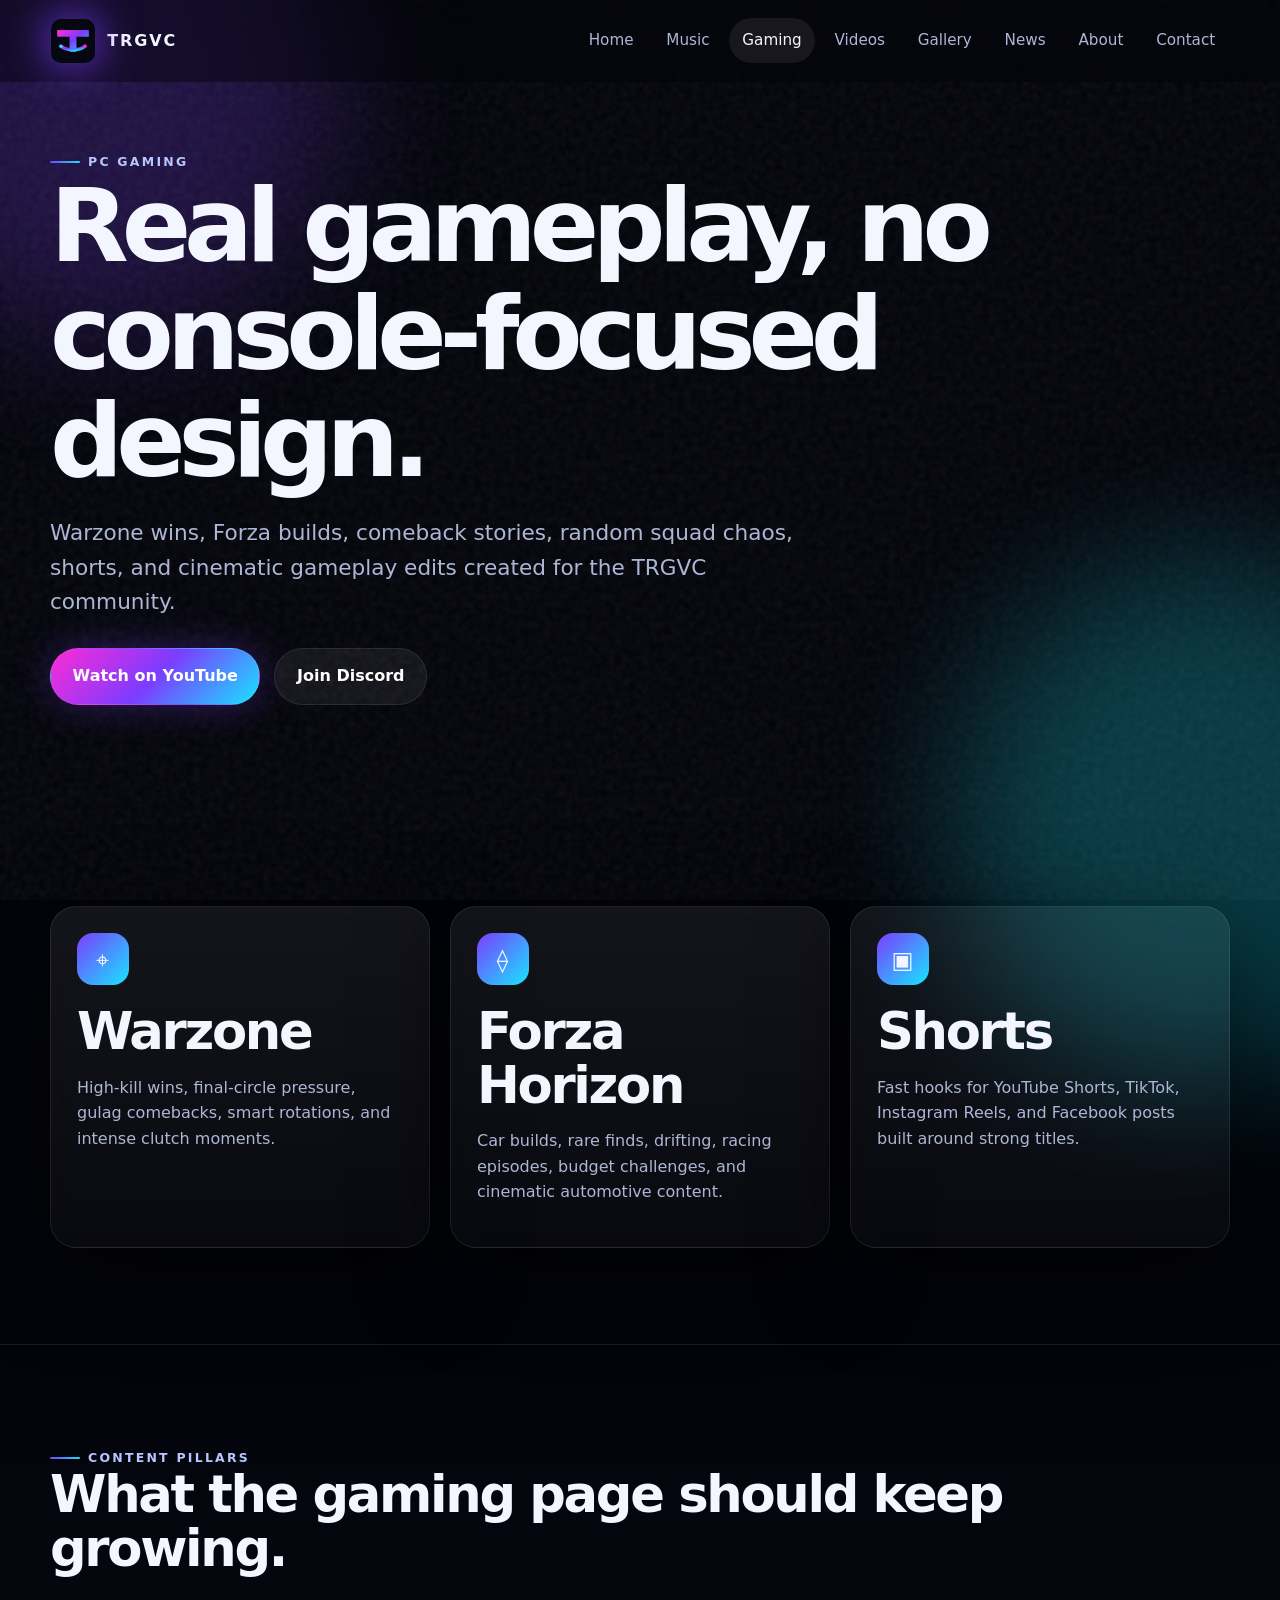
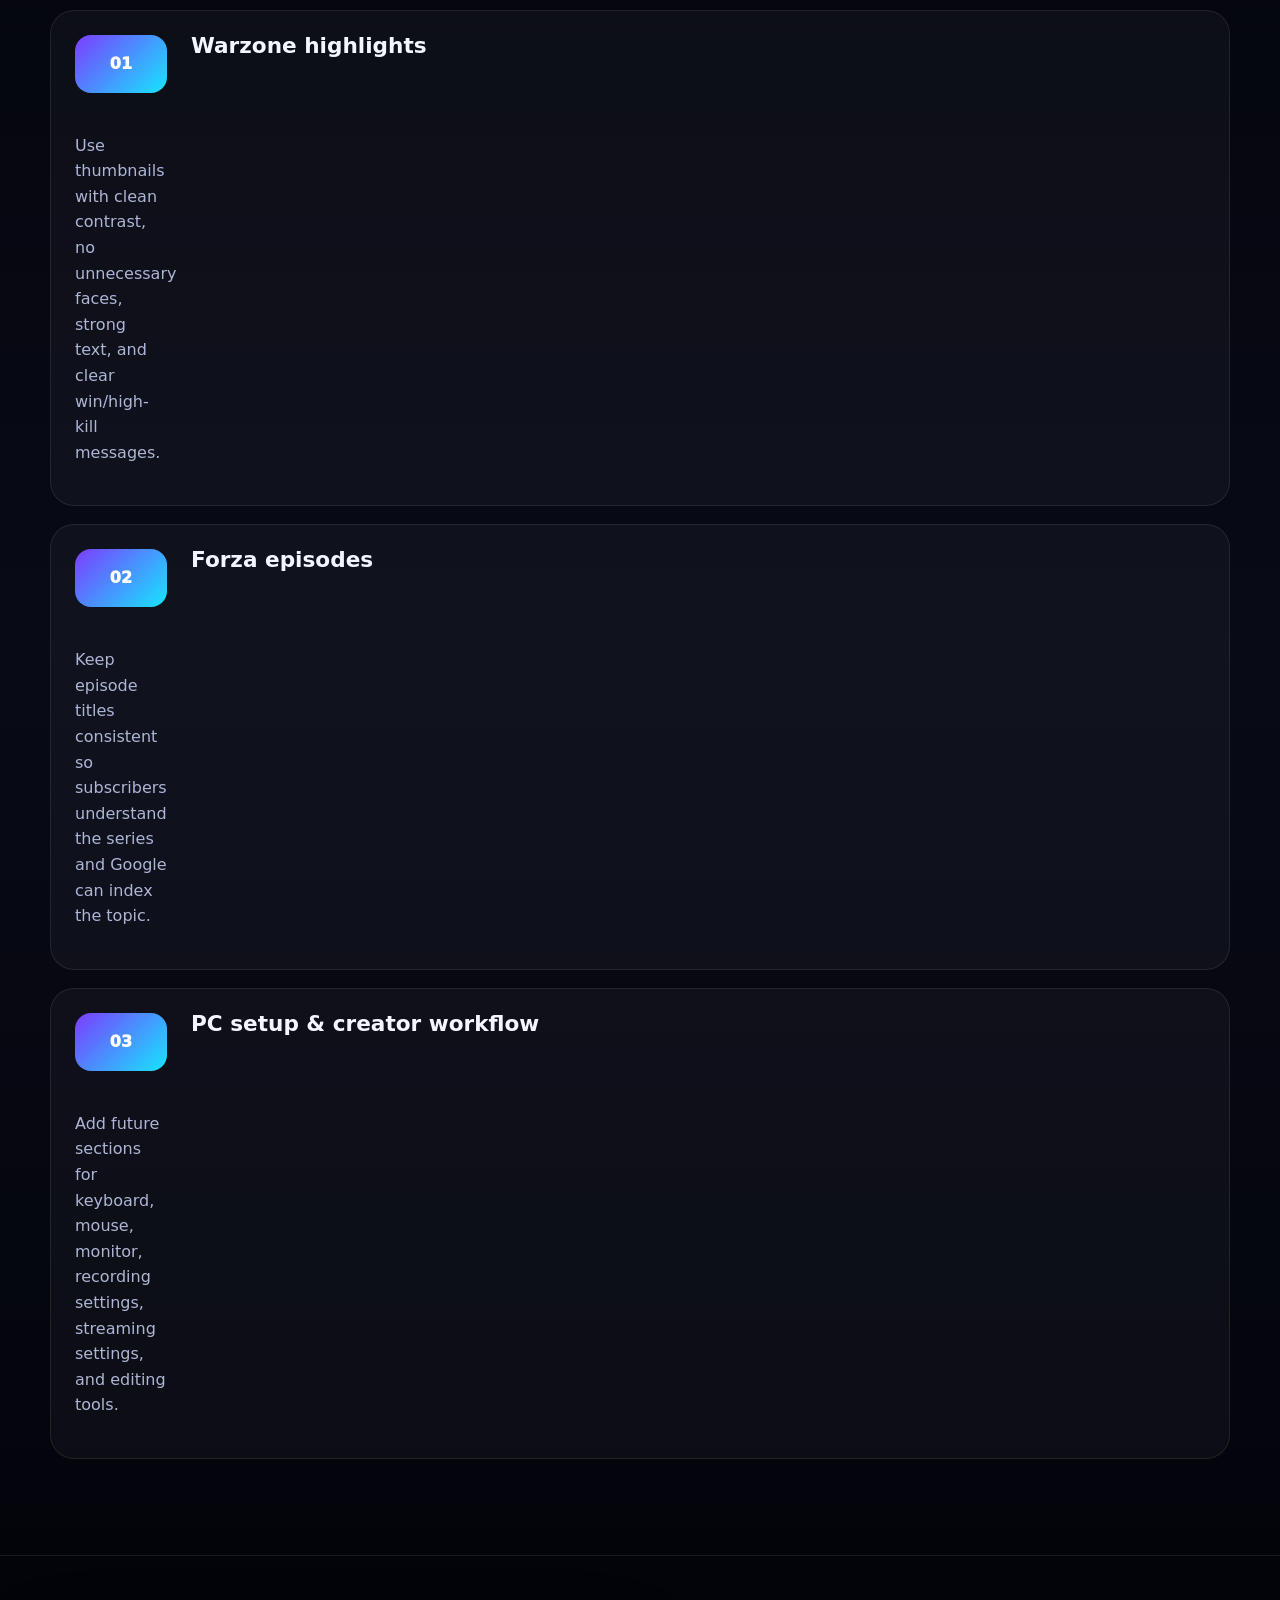
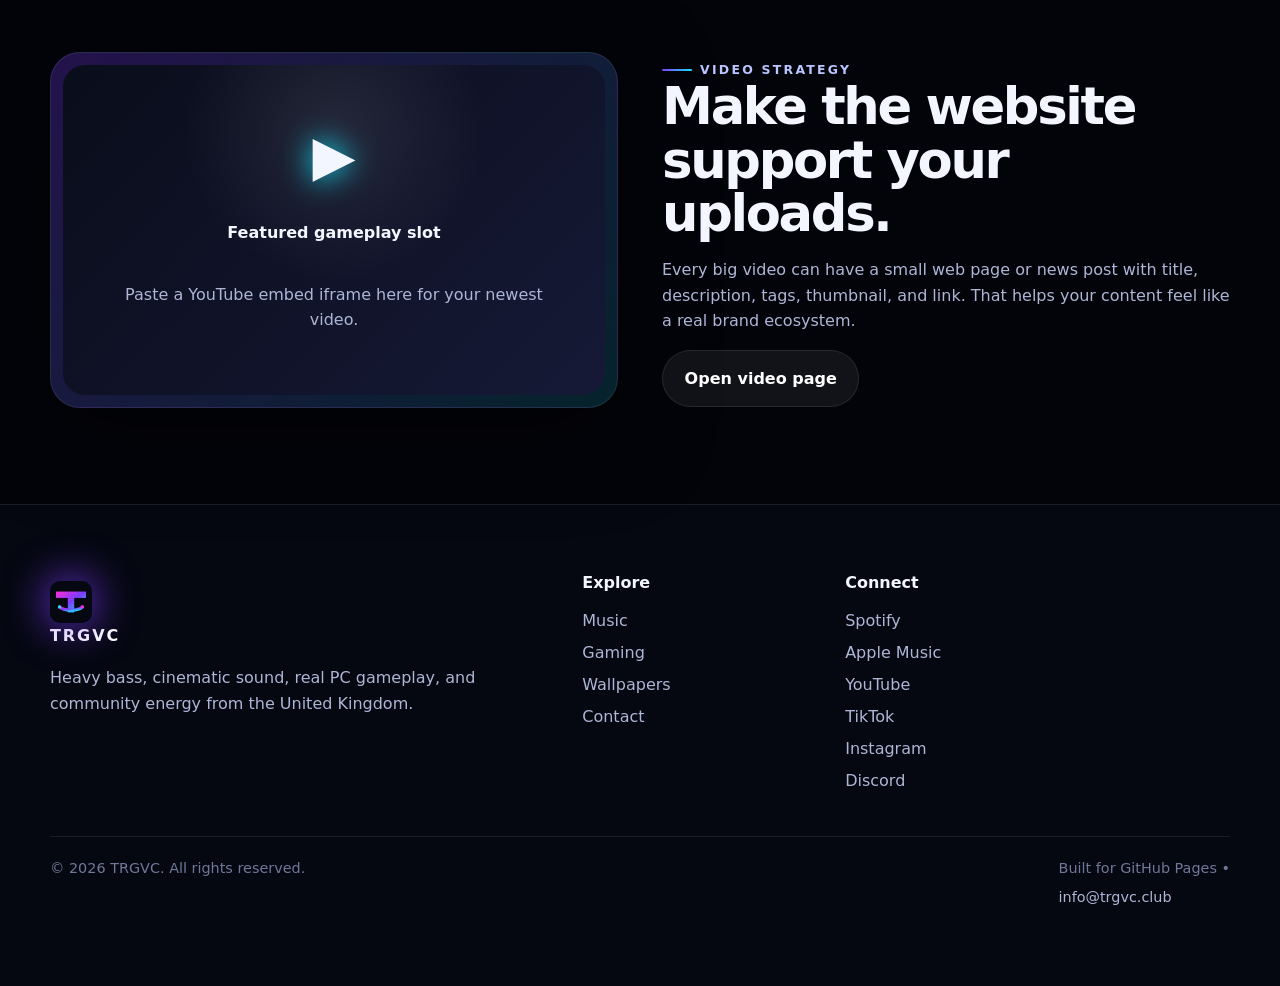
<file: gaming.html>
<!doctype html>
<html lang="en">
<head>
  <meta charset="utf-8">
  <meta name="viewport" content="width=device-width, initial-scale=1">
  <title>Gaming | TRGVC PC Gameplay, Warzone & Forza</title>
  <meta name="description" content="TRGVC PC gaming hub for Warzone highlights, Forza Horizon episodes, shorts, and gameplay content.">
  <meta name="keywords" content="TRGVC, UK music producer, PC gaming, Warzone, Forza Horizon, trap music, hip hop, electronic music, YouTube gaming, Bristol creator">
  <meta name="author" content="TRGVC">
  <link rel="canonical" href="https://trgvc.club/gaming.html">
  <meta property="og:type" content="website">
  <meta property="og:title" content="Gaming | TRGVC PC Gameplay, Warzone & Forza">
  <meta property="og:description" content="TRGVC PC gaming hub for Warzone highlights, Forza Horizon episodes, shorts, and gameplay content.">
  <meta property="og:url" content="https://trgvc.club/gaming.html">
  <meta property="og:image" content="https://trgvc.club/assets/img/og-cover.svg">
  <meta name="twitter:card" content="summary_large_image">
  <meta name="twitter:title" content="Gaming | TRGVC PC Gameplay, Warzone & Forza">
  <meta name="twitter:description" content="TRGVC PC gaming hub for Warzone highlights, Forza Horizon episodes, shorts, and gameplay content.">
  <meta name="theme-color" content="#7c3cff">
  <link rel="icon" href="assets/img/favicon.svg" type="image/svg+xml">
  <link rel="manifest" href="manifest.json">
  <link rel="preload" href="assets/css/styles.css" as="style">
  <link rel="stylesheet" href="assets/css/styles.css">
  
  
</head>
<body>
  <div class="noise" aria-hidden="true"></div>
  <div class="page-orb page-orb-a" aria-hidden="true"></div>
  <div class="page-orb page-orb-b" aria-hidden="true"></div>
  
<header class="site-header" data-header>
  <a class="brand-mark" href="index.html" aria-label="TRGVC home">
    <img src="assets/img/logo.svg" alt="TRGVC logo" width="44" height="44">
    <span>TRGVC</span>
  </a>
  <button class="nav-toggle" data-nav-toggle aria-label="Open navigation" aria-expanded="false"><span></span><span></span><span></span></button>
  <nav class="site-nav" data-site-nav aria-label="Main navigation">
    <a href="index.html">Home</a><a href="music.html">Music</a><a class="active" href="gaming.html">Gaming</a><a href="videos.html">Videos</a><a href="gallery.html">Gallery</a><a href="news.html">News</a><a href="about.html">About</a><a href="contact.html">Contact</a>
  </nav>
</header>

  <main>
    
<section class="page-hero section-large compact-hero">
  <div class="container reveal">
    <span class="eyebrow">PC gaming</span>
    <h1>Real gameplay, no console-focused design.</h1>
    <p class="lead">Warzone wins, Forza builds, comeback stories, random squad chaos, shorts, and cinematic gameplay edits created for the TRGVC community.</p>
    <div class="button-row"><a class="btn primary" href="https://youtube.com/@trgvc?si=Z5XTuTABPZBFkIj2" target="_blank" rel="noopener">Watch on YouTube</a><a class="btn secondary" href="https://discord.gg/ub7tgeMv" target="_blank" rel="noopener">Join Discord</a></div>
  </div>
</section>
<section class="section">
  <div class="container cards-3">
    <article class="feature-card reveal"><span class="icon">⌖</span><h2>Warzone</h2><p>High-kill wins, final-circle pressure, gulag comebacks, smart rotations, and intense clutch moments.</p></article>
    <article class="feature-card reveal delay-1"><span class="icon">⟠</span><h2>Forza Horizon</h2><p>Car builds, rare finds, drifting, racing episodes, budget challenges, and cinematic automotive content.</p></article>
    <article class="feature-card reveal delay-2"><span class="icon">▣</span><h2>Shorts</h2><p>Fast hooks for YouTube Shorts, TikTok, Instagram Reels, and Facebook posts built around strong titles.</p></article>
  </div>
</section>
<section class="section alt-section">
  <div class="container section-heading reveal"><span class="eyebrow">Content pillars</span><h2>What the gaming page should keep growing.</h2></div>
  <div class="container timeline">
    <div class="timeline-item reveal"><span>01</span><h3>Warzone highlights</h3><p>Use thumbnails with clean contrast, no unnecessary faces, strong text, and clear win/high-kill messages.</p></div>
    <div class="timeline-item reveal"><span>02</span><h3>Forza episodes</h3><p>Keep episode titles consistent so subscribers understand the series and Google can index the topic.</p></div>
    <div class="timeline-item reveal"><span>03</span><h3>PC setup & creator workflow</h3><p>Add future sections for keyboard, mouse, monitor, recording settings, streaming settings, and editing tools.</p></div>
  </div>
</section>
<section class="section">
  <div class="container split">
    <div class="video-frame reveal"><div class="video-placeholder"><span>▶</span><strong>Featured gameplay slot</strong><p>Paste a YouTube embed iframe here for your newest video.</p></div></div>
    <div class="reveal delay-1"><span class="eyebrow">Video strategy</span><h2>Make the website support your uploads.</h2><p>Every big video can have a small web page or news post with title, description, tags, thumbnail, and link. That helps your content feel like a real brand ecosystem.</p><a class="btn secondary" href="videos.html">Open video page</a></div>
  </div>
</section>

  </main>
  
<footer class="footer section-tight">
  <div class="container footer-grid">
    <div>
      <a class="footer-logo" href="index.html"><img src="assets/img/logo.svg" alt="" width="42" height="42"> TRGVC</a>
      <p>Heavy bass, cinematic sound, real PC gameplay, and community energy from the United Kingdom.</p>
    </div>
    <div>
      <h3>Explore</h3>
      <a href="music.html">Music</a>
      <a href="gaming.html">Gaming</a>
      <a href="gallery.html">Wallpapers</a>
      <a href="contact.html">Contact</a>
    </div>
    <div>
      <h3>Connect</h3>
      <div class="footer-links"><a href="https://open.spotify.com/artist/4r17VtPq9uwHDU81ER0E9o?si=A5wsF5NSQyq_rSd3zSl57Q" target="_blank" rel="noopener">Spotify</a><a href="https://music.apple.com/gb/artist/trgvc/1875089429" target="_blank" rel="noopener">Apple Music</a><a href="https://youtube.com/@trgvc?si=Z5XTuTABPZBFkIj2" target="_blank" rel="noopener">YouTube</a><a href="https://www.tiktok.com/@trgvc" target="_blank" rel="noopener">TikTok</a><a href="https://www.instagram.com/trgvcofficial" target="_blank" rel="noopener">Instagram</a><a href="https://discord.gg/ub7tgeMv" target="_blank" rel="noopener">Discord</a></div>
    </div>
  </div>
  <div class="container footer-bottom">
    <span>© 2026 TRGVC. All rights reserved.</span>
    <span>Built for GitHub Pages • <a href="mailto:info@trgvc.club">info@trgvc.club</a></span>
  </div>
</footer>
<button class="back-to-top" data-back-to-top aria-label="Back to top">↑</button>
<div class="cursor-glow" aria-hidden="true"></div>

  <script src="assets/js/main.js" defer></script>
</body>
</html>
</file>
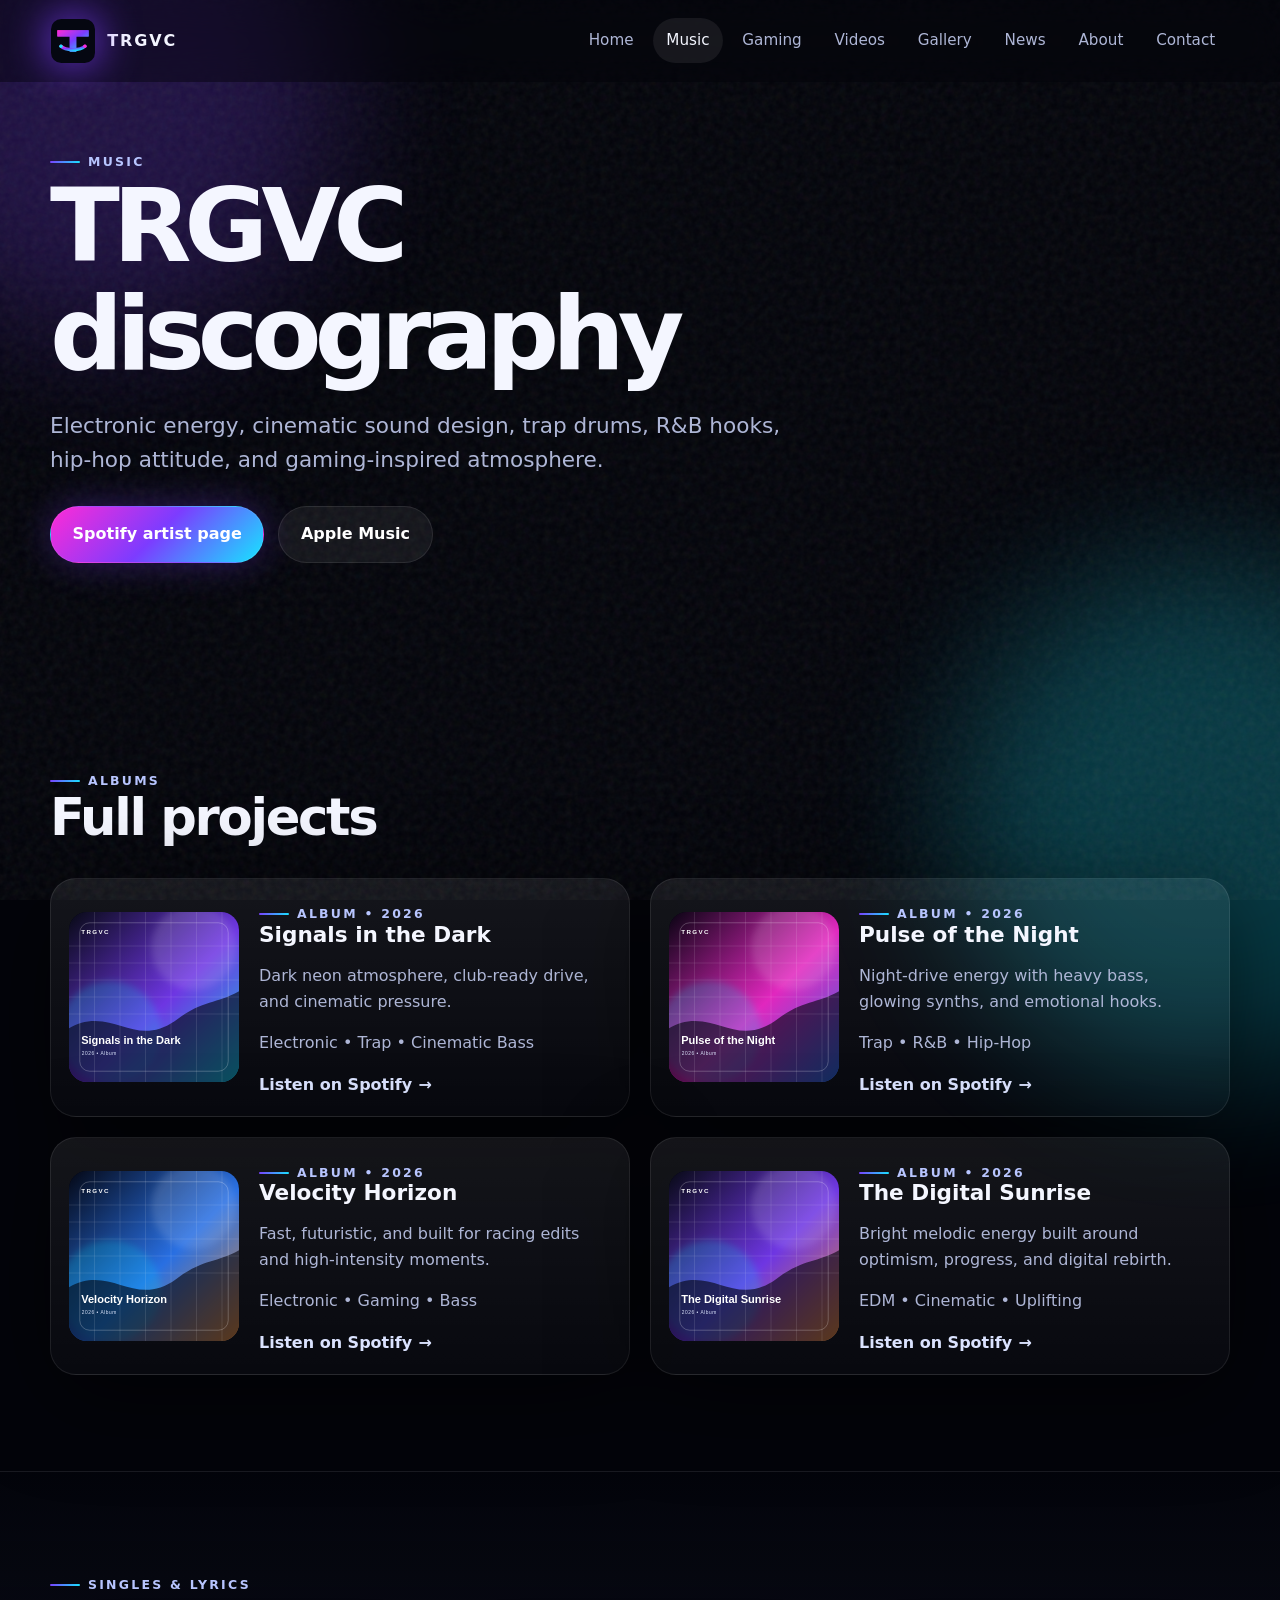
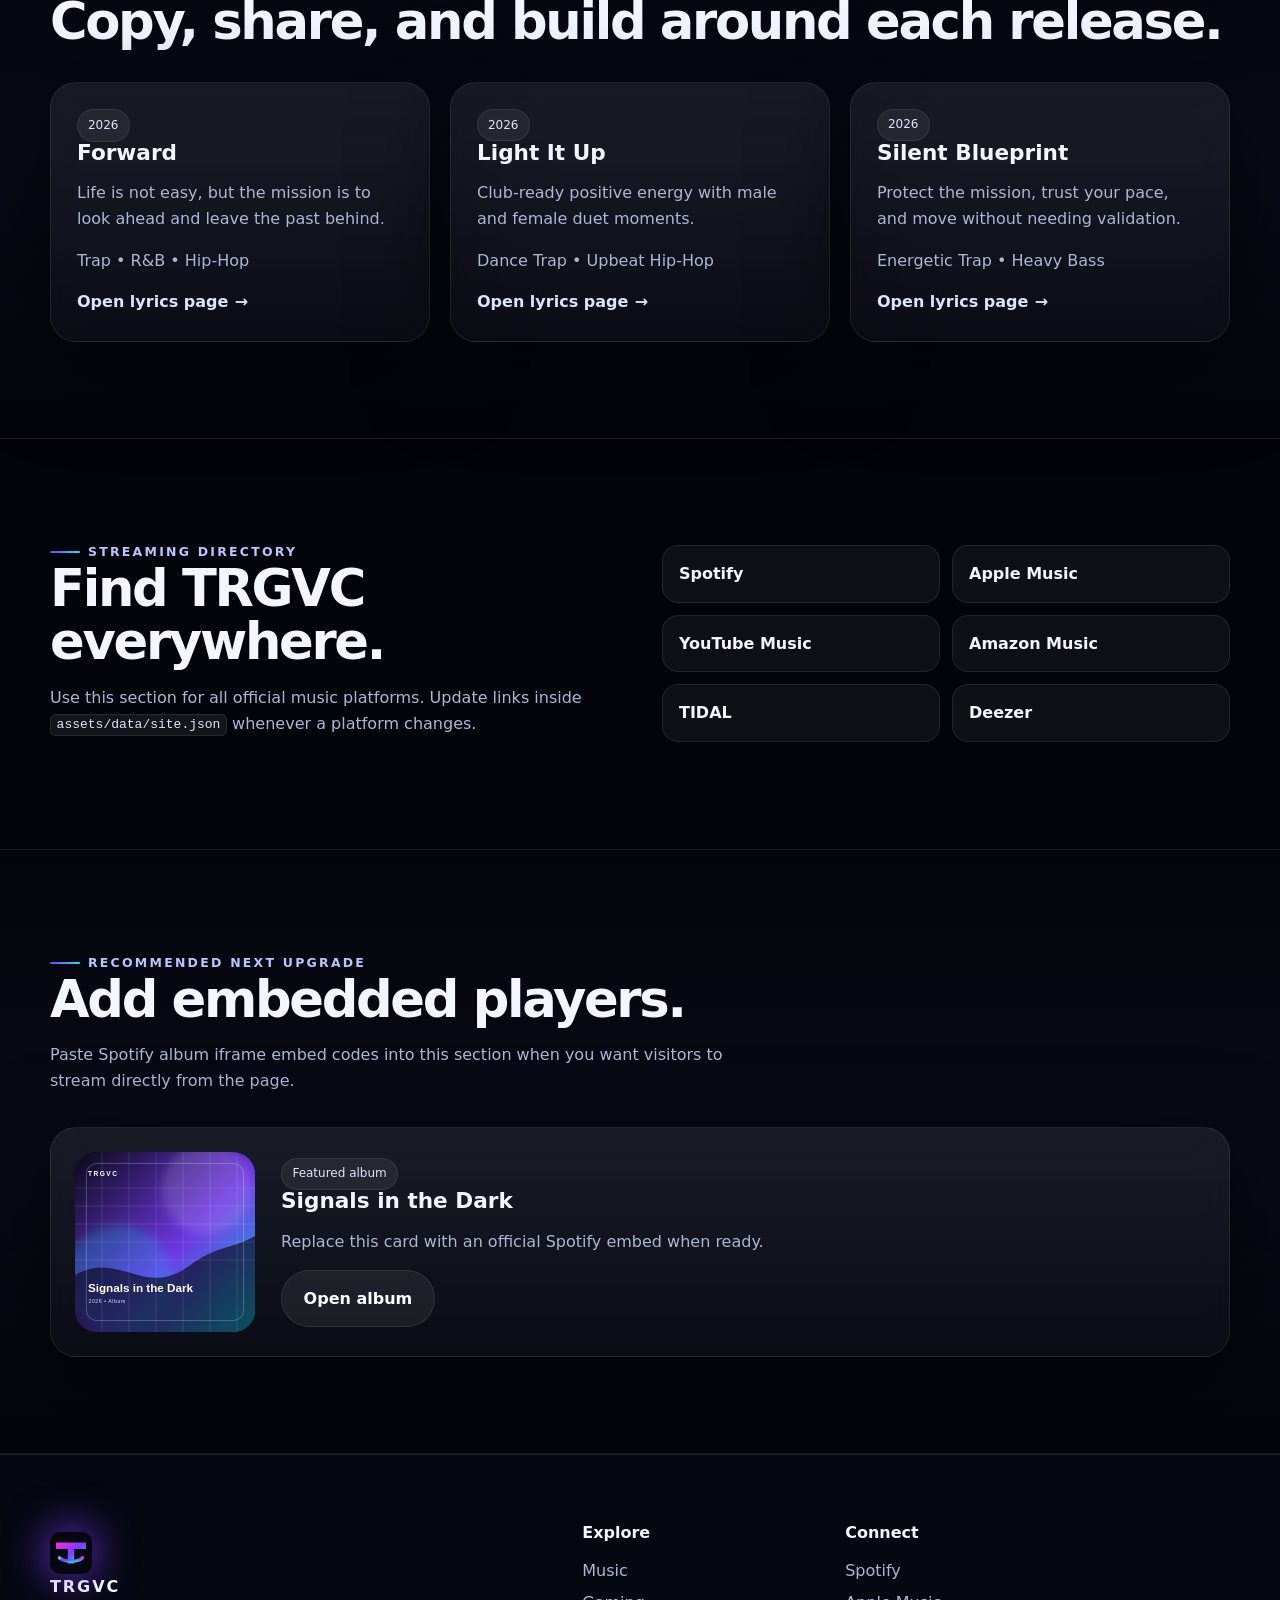
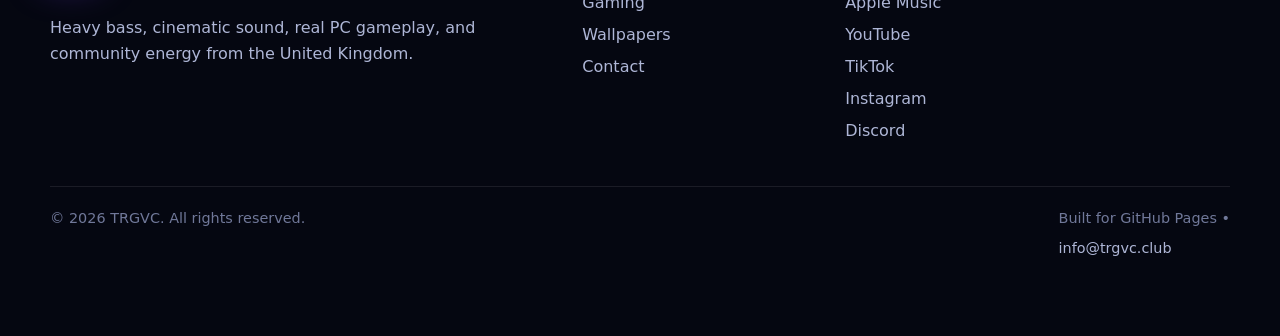
<file: music.html>
<!doctype html>
<html lang="en">
<head>
  <meta charset="utf-8">
  <meta name="viewport" content="width=device-width, initial-scale=1">
  <title>Music | TRGVC Discography, Albums & Lyrics</title>
  <meta name="description" content="Explore TRGVC albums, singles, lyrics, streaming links, and heavy bass music releases.">
  <meta name="keywords" content="TRGVC, UK music producer, PC gaming, Warzone, Forza Horizon, trap music, hip hop, electronic music, YouTube gaming, Bristol creator">
  <meta name="author" content="TRGVC">
  <link rel="canonical" href="https://trgvc.club/music.html">
  <meta property="og:type" content="website">
  <meta property="og:title" content="Music | TRGVC Discography, Albums & Lyrics">
  <meta property="og:description" content="Explore TRGVC albums, singles, lyrics, streaming links, and heavy bass music releases.">
  <meta property="og:url" content="https://trgvc.club/music.html">
  <meta property="og:image" content="https://trgvc.club/assets/img/og-cover.svg">
  <meta name="twitter:card" content="summary_large_image">
  <meta name="twitter:title" content="Music | TRGVC Discography, Albums & Lyrics">
  <meta name="twitter:description" content="Explore TRGVC albums, singles, lyrics, streaming links, and heavy bass music releases.">
  <meta name="theme-color" content="#7c3cff">
  <link rel="icon" href="assets/img/favicon.svg" type="image/svg+xml">
  <link rel="manifest" href="manifest.json">
  <link rel="preload" href="assets/css/styles.css" as="style">
  <link rel="stylesheet" href="assets/css/styles.css">
  
  
</head>
<body>
  <div class="noise" aria-hidden="true"></div>
  <div class="page-orb page-orb-a" aria-hidden="true"></div>
  <div class="page-orb page-orb-b" aria-hidden="true"></div>
  
<header class="site-header" data-header>
  <a class="brand-mark" href="index.html" aria-label="TRGVC home">
    <img src="assets/img/logo.svg" alt="TRGVC logo" width="44" height="44">
    <span>TRGVC</span>
  </a>
  <button class="nav-toggle" data-nav-toggle aria-label="Open navigation" aria-expanded="false"><span></span><span></span><span></span></button>
  <nav class="site-nav" data-site-nav aria-label="Main navigation">
    <a href="index.html">Home</a><a class="active" href="music.html">Music</a><a href="gaming.html">Gaming</a><a href="videos.html">Videos</a><a href="gallery.html">Gallery</a><a href="news.html">News</a><a href="about.html">About</a><a href="contact.html">Contact</a>
  </nav>
</header>

  <main>
    
<section class="page-hero section-large compact-hero">
  <div class="container reveal">
    <span class="eyebrow">Music</span>
    <h1>TRGVC discography</h1>
    <p class="lead">Electronic energy, cinematic sound design, trap drums, R&B hooks, hip-hop attitude, and gaming-inspired atmosphere.</p>
    <div class="button-row"><a class="btn primary" href="https://open.spotify.com/artist/4r17VtPq9uwHDU81ER0E9o?si=A5wsF5NSQyq_rSd3zSl57Q" target="_blank" rel="noopener">Spotify artist page</a><a class="btn secondary" href="https://music.apple.com/gb/artist/trgvc/1875089429" target="_blank" rel="noopener">Apple Music</a></div>
  </div>
</section>
<section class="section">
  <div class="container section-heading reveal"><span class="eyebrow">Albums</span><h2>Full projects</h2></div>
  <div class="container release-grid">
<article class="release-card reveal">
  <img src="assets/img/albums/signals-in-the-dark.svg" alt="Signals in the Dark cover artwork" loading="lazy">
  <div>
    <span class="eyebrow">Album • 2026</span>
    <h3>Signals in the Dark</h3>
    <p>Dark neon atmosphere, club-ready drive, and cinematic pressure.</p>
    <p class="muted">Electronic • Trap • Cinematic Bass</p>
    <a class="text-link" href="https://open.spotify.com/album/4AC3K4l4IN7mg8Ttu57tCx?si=3utmSirZQsigZkZftcD0eg" target="_blank" rel="noopener">Listen on Spotify</a>
  </div>
</article>

<article class="release-card reveal">
  <img src="assets/img/albums/pulse-of-the-night.svg" alt="Pulse of the Night cover artwork" loading="lazy">
  <div>
    <span class="eyebrow">Album • 2026</span>
    <h3>Pulse of the Night</h3>
    <p>Night-drive energy with heavy bass, glowing synths, and emotional hooks.</p>
    <p class="muted">Trap • R&B • Hip-Hop</p>
    <a class="text-link" href="https://open.spotify.com/artist/4r17VtPq9uwHDU81ER0E9o?si=A5wsF5NSQyq_rSd3zSl57Q" target="_blank" rel="noopener">Listen on Spotify</a>
  </div>
</article>

<article class="release-card reveal">
  <img src="assets/img/albums/velocity-horizon.svg" alt="Velocity Horizon cover artwork" loading="lazy">
  <div>
    <span class="eyebrow">Album • 2026</span>
    <h3>Velocity Horizon</h3>
    <p>Fast, futuristic, and built for racing edits and high-intensity moments.</p>
    <p class="muted">Electronic • Gaming • Bass</p>
    <a class="text-link" href="https://open.spotify.com/artist/4r17VtPq9uwHDU81ER0E9o?si=A5wsF5NSQyq_rSd3zSl57Q" target="_blank" rel="noopener">Listen on Spotify</a>
  </div>
</article>

<article class="release-card reveal">
  <img src="assets/img/albums/the-digital-sunrise.svg" alt="The Digital Sunrise cover artwork" loading="lazy">
  <div>
    <span class="eyebrow">Album • 2026</span>
    <h3>The Digital Sunrise</h3>
    <p>Bright melodic energy built around optimism, progress, and digital rebirth.</p>
    <p class="muted">EDM • Cinematic • Uplifting</p>
    <a class="text-link" href="https://open.spotify.com/artist/4r17VtPq9uwHDU81ER0E9o?si=A5wsF5NSQyq_rSd3zSl57Q" target="_blank" rel="noopener">Listen on Spotify</a>
  </div>
</article>
</div>
</section>
<section class="section alt-section">
  <div class="container section-heading reveal"><span class="eyebrow">Singles & lyrics</span><h2>Copy, share, and build around each release.</h2></div>
  <div class="container cards-3">
<article class="mini-card reveal">
  <span class="chip">2026</span>
  <h3>Forward</h3>
  <p>Life is not easy, but the mission is to look ahead and leave the past behind.</p>
  <p class="muted">Trap • R&B • Hip-Hop</p>
  <a class="text-link" href="lyrics/forward.html">Open lyrics page</a>
</article>

<article class="mini-card reveal">
  <span class="chip">2026</span>
  <h3>Light It Up</h3>
  <p>Club-ready positive energy with male and female duet moments.</p>
  <p class="muted">Dance Trap • Upbeat Hip-Hop</p>
  <a class="text-link" href="lyrics/light-it-up.html">Open lyrics page</a>
</article>

<article class="mini-card reveal">
  <span class="chip">2026</span>
  <h3>Silent Blueprint</h3>
  <p>Protect the mission, trust your pace, and move without needing validation.</p>
  <p class="muted">Energetic Trap • Heavy Bass</p>
  <a class="text-link" href="lyrics/silent-blueprint.html">Open lyrics page</a>
</article>
</div>
</section>
<section class="section">
  <div class="container split">
    <div class="reveal">
      <span class="eyebrow">Streaming directory</span>
      <h2>Find TRGVC everywhere.</h2>
      <p>Use this section for all official music platforms. Update links inside <code>assets/data/site.json</code> whenever a platform changes.</p>
    </div>
    <div class="platform-grid reveal delay-1">
      <a href="https://open.spotify.com/artist/4r17VtPq9uwHDU81ER0E9o?si=A5wsF5NSQyq_rSd3zSl57Q" target="_blank" rel="noopener">Spotify</a><a href="https://music.apple.com/gb/artist/trgvc/1875089429" target="_blank" rel="noopener">Apple Music</a><a href="https://music.youtube.com/channel/UCTJMtzodlcDEYt38qR_0cxQ?si=j6pfxBYfgXhcgv7V" target="_blank" rel="noopener">YouTube Music</a><a href="https://music.amazon.co.uk/artists/B0GLXTS1JZ?ref=dm_sh_E14gF7xKe6MwNTuq8Qb2HRsTo" target="_blank" rel="noopener">Amazon Music</a><a href="https://tidal.com/artist/74097811/u" target="_blank" rel="noopener">TIDAL</a><a href="https://link.deezer.com/s/32WE8DpT7PZptG0HXoECq" target="_blank" rel="noopener">Deezer</a>
    </div>
  </div>
</section>
<section class="section alt-section">
  <div class="container section-heading reveal"><span class="eyebrow">Recommended next upgrade</span><h2>Add embedded players.</h2><p>Paste Spotify album iframe embed codes into this section when you want visitors to stream directly from the page.</p></div>
  <div class="container player-shell reveal">
    <div class="player-art"><img src="assets/img/albums/signals-in-the-dark.svg" alt="Signals in the Dark"></div>
    <div>
      <span class="chip">Featured album</span>
      <h3>Signals in the Dark</h3>
      <p>Replace this card with an official Spotify embed when ready.</p>
      <a class="btn secondary" href="https://open.spotify.com/album/4AC3K4l4IN7mg8Ttu57tCx?si=3utmSirZQsigZkZftcD0eg" target="_blank" rel="noopener">Open album</a>
    </div>
  </div>
</section>

  </main>
  
<footer class="footer section-tight">
  <div class="container footer-grid">
    <div>
      <a class="footer-logo" href="index.html"><img src="assets/img/logo.svg" alt="" width="42" height="42"> TRGVC</a>
      <p>Heavy bass, cinematic sound, real PC gameplay, and community energy from the United Kingdom.</p>
    </div>
    <div>
      <h3>Explore</h3>
      <a href="music.html">Music</a>
      <a href="gaming.html">Gaming</a>
      <a href="gallery.html">Wallpapers</a>
      <a href="contact.html">Contact</a>
    </div>
    <div>
      <h3>Connect</h3>
      <div class="footer-links"><a href="https://open.spotify.com/artist/4r17VtPq9uwHDU81ER0E9o?si=A5wsF5NSQyq_rSd3zSl57Q" target="_blank" rel="noopener">Spotify</a><a href="https://music.apple.com/gb/artist/trgvc/1875089429" target="_blank" rel="noopener">Apple Music</a><a href="https://youtube.com/@trgvc?si=Z5XTuTABPZBFkIj2" target="_blank" rel="noopener">YouTube</a><a href="https://www.tiktok.com/@trgvc" target="_blank" rel="noopener">TikTok</a><a href="https://www.instagram.com/trgvcofficial" target="_blank" rel="noopener">Instagram</a><a href="https://discord.gg/ub7tgeMv" target="_blank" rel="noopener">Discord</a></div>
    </div>
  </div>
  <div class="container footer-bottom">
    <span>© 2026 TRGVC. All rights reserved.</span>
    <span>Built for GitHub Pages • <a href="mailto:info@trgvc.club">info@trgvc.club</a></span>
  </div>
</footer>
<button class="back-to-top" data-back-to-top aria-label="Back to top">↑</button>
<div class="cursor-glow" aria-hidden="true"></div>

  <script src="assets/js/main.js" defer></script>
</body>
</html>
</file>
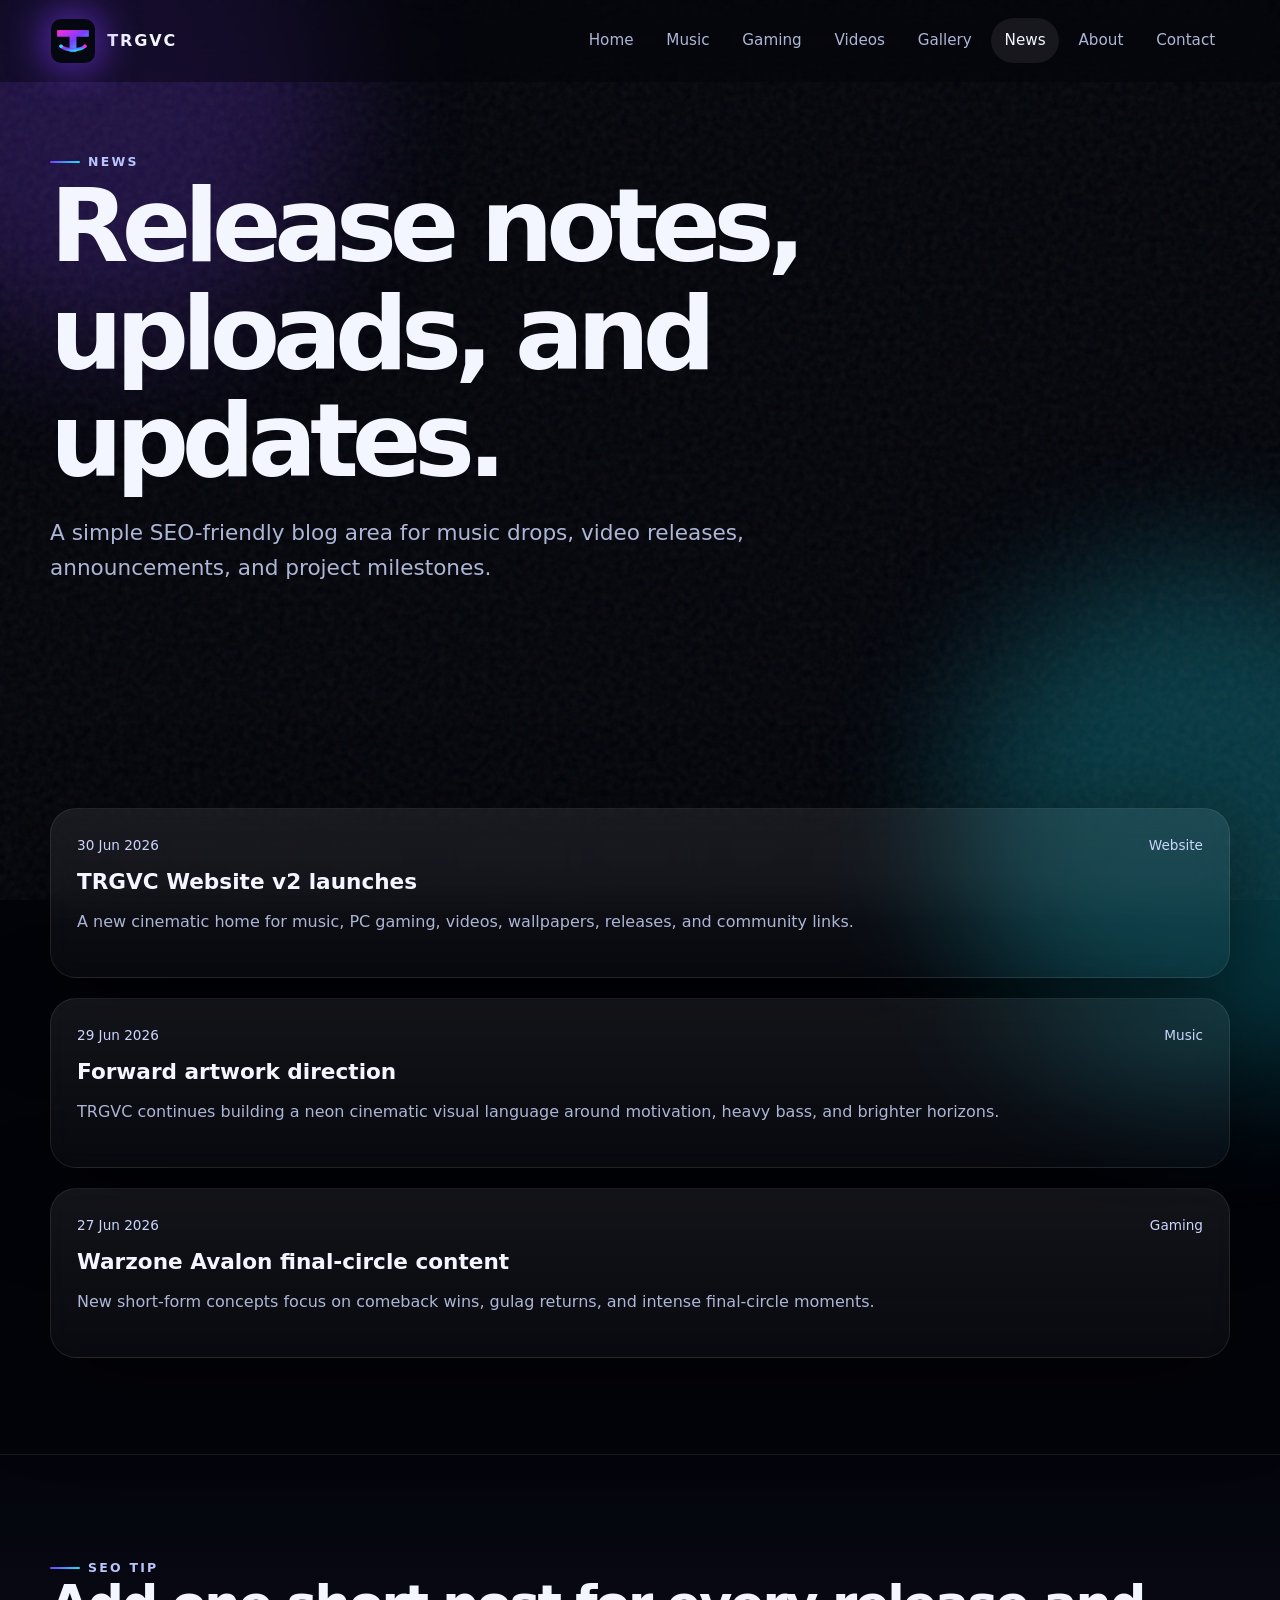
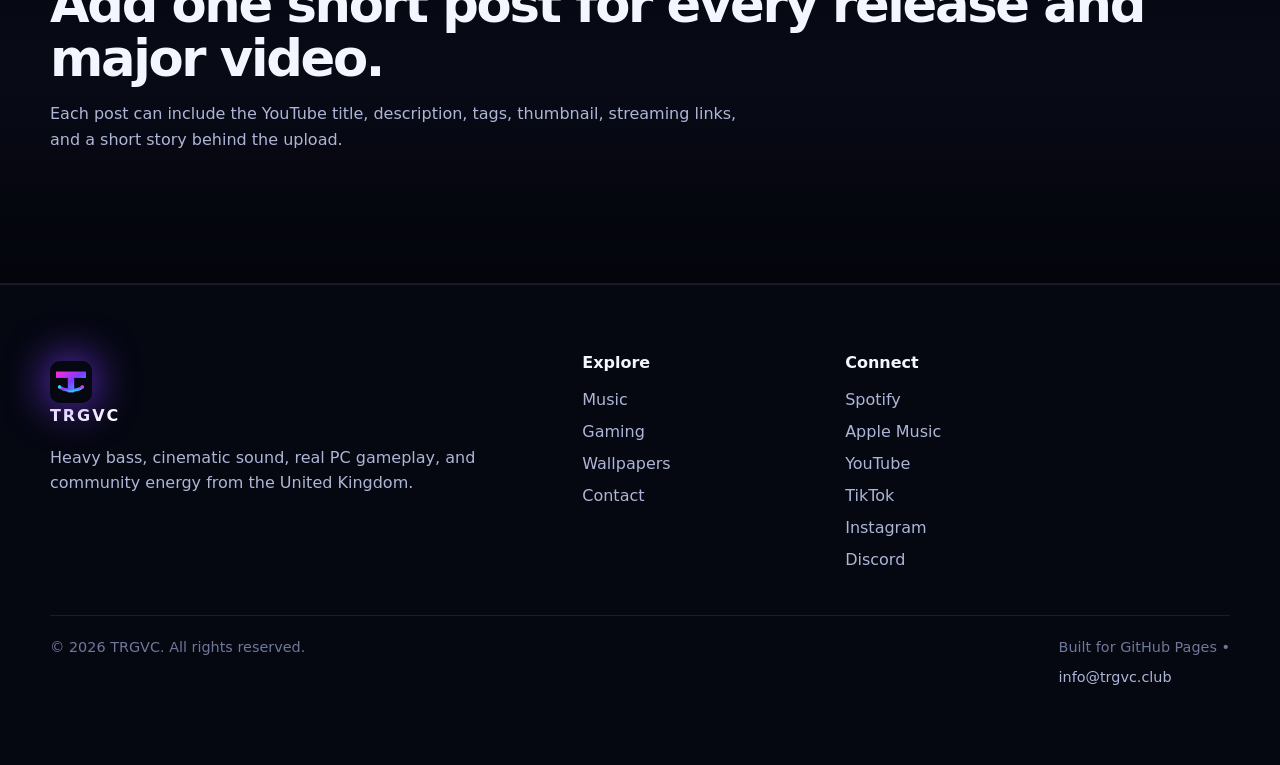
<file: news.html>
<!doctype html>
<html lang="en">
<head>
  <meta charset="utf-8">
  <meta name="viewport" content="width=device-width, initial-scale=1">
  <title>News | TRGVC Updates, Releases & Uploads</title>
  <meta name="description" content="Read TRGVC news, music release notes, gaming upload updates, and official project announcements.">
  <meta name="keywords" content="TRGVC, UK music producer, PC gaming, Warzone, Forza Horizon, trap music, hip hop, electronic music, YouTube gaming, Bristol creator">
  <meta name="author" content="TRGVC">
  <link rel="canonical" href="https://trgvc.club/news.html">
  <meta property="og:type" content="website">
  <meta property="og:title" content="News | TRGVC Updates, Releases & Uploads">
  <meta property="og:description" content="Read TRGVC news, music release notes, gaming upload updates, and official project announcements.">
  <meta property="og:url" content="https://trgvc.club/news.html">
  <meta property="og:image" content="https://trgvc.club/assets/img/og-cover.svg">
  <meta name="twitter:card" content="summary_large_image">
  <meta name="twitter:title" content="News | TRGVC Updates, Releases & Uploads">
  <meta name="twitter:description" content="Read TRGVC news, music release notes, gaming upload updates, and official project announcements.">
  <meta name="theme-color" content="#7c3cff">
  <link rel="icon" href="assets/img/favicon.svg" type="image/svg+xml">
  <link rel="manifest" href="manifest.json">
  <link rel="preload" href="assets/css/styles.css" as="style">
  <link rel="stylesheet" href="assets/css/styles.css">
  
  
</head>
<body>
  <div class="noise" aria-hidden="true"></div>
  <div class="page-orb page-orb-a" aria-hidden="true"></div>
  <div class="page-orb page-orb-b" aria-hidden="true"></div>
  
<header class="site-header" data-header>
  <a class="brand-mark" href="index.html" aria-label="TRGVC home">
    <img src="assets/img/logo.svg" alt="TRGVC logo" width="44" height="44">
    <span>TRGVC</span>
  </a>
  <button class="nav-toggle" data-nav-toggle aria-label="Open navigation" aria-expanded="false"><span></span><span></span><span></span></button>
  <nav class="site-nav" data-site-nav aria-label="Main navigation">
    <a href="index.html">Home</a><a href="music.html">Music</a><a href="gaming.html">Gaming</a><a href="videos.html">Videos</a><a href="gallery.html">Gallery</a><a class="active" href="news.html">News</a><a href="about.html">About</a><a href="contact.html">Contact</a>
  </nav>
</header>

  <main>
    
<section class="page-hero section-large compact-hero">
  <div class="container reveal"><span class="eyebrow">News</span><h1>Release notes, uploads, and updates.</h1><p class="lead">A simple SEO-friendly blog area for music drops, video releases, announcements, and project milestones.</p></div>
</section>
<section class="section">
  <div class="container news-grid long-news">
<article class="news-card reveal">
  <div class="news-meta"><span>30 Jun 2026</span><span>Website</span></div>
  <h3>TRGVC Website v2 launches</h3>
  <p>A new cinematic home for music, PC gaming, videos, wallpapers, releases, and community links.</p>
</article>

<article class="news-card reveal">
  <div class="news-meta"><span>29 Jun 2026</span><span>Music</span></div>
  <h3>Forward artwork direction</h3>
  <p>TRGVC continues building a neon cinematic visual language around motivation, heavy bass, and brighter horizons.</p>
</article>

<article class="news-card reveal">
  <div class="news-meta"><span>27 Jun 2026</span><span>Gaming</span></div>
  <h3>Warzone Avalon final-circle content</h3>
  <p>New short-form concepts focus on comeback wins, gulag returns, and intense final-circle moments.</p>
</article>
</div>
</section>
<section class="section alt-section">
  <div class="container section-heading reveal"><span class="eyebrow">SEO tip</span><h2>Add one short post for every release and major video.</h2><p>Each post can include the YouTube title, description, tags, thumbnail, streaming links, and a short story behind the upload.</p></div>
</section>

  </main>
  
<footer class="footer section-tight">
  <div class="container footer-grid">
    <div>
      <a class="footer-logo" href="index.html"><img src="assets/img/logo.svg" alt="" width="42" height="42"> TRGVC</a>
      <p>Heavy bass, cinematic sound, real PC gameplay, and community energy from the United Kingdom.</p>
    </div>
    <div>
      <h3>Explore</h3>
      <a href="music.html">Music</a>
      <a href="gaming.html">Gaming</a>
      <a href="gallery.html">Wallpapers</a>
      <a href="contact.html">Contact</a>
    </div>
    <div>
      <h3>Connect</h3>
      <div class="footer-links"><a href="https://open.spotify.com/artist/4r17VtPq9uwHDU81ER0E9o?si=A5wsF5NSQyq_rSd3zSl57Q" target="_blank" rel="noopener">Spotify</a><a href="https://music.apple.com/gb/artist/trgvc/1875089429" target="_blank" rel="noopener">Apple Music</a><a href="https://youtube.com/@trgvc?si=Z5XTuTABPZBFkIj2" target="_blank" rel="noopener">YouTube</a><a href="https://www.tiktok.com/@trgvc" target="_blank" rel="noopener">TikTok</a><a href="https://www.instagram.com/trgvcofficial" target="_blank" rel="noopener">Instagram</a><a href="https://discord.gg/ub7tgeMv" target="_blank" rel="noopener">Discord</a></div>
    </div>
  </div>
  <div class="container footer-bottom">
    <span>© 2026 TRGVC. All rights reserved.</span>
    <span>Built for GitHub Pages • <a href="mailto:info@trgvc.club">info@trgvc.club</a></span>
  </div>
</footer>
<button class="back-to-top" data-back-to-top aria-label="Back to top">↑</button>
<div class="cursor-glow" aria-hidden="true"></div>

  <script src="assets/js/main.js" defer></script>
</body>
</html>
</file>
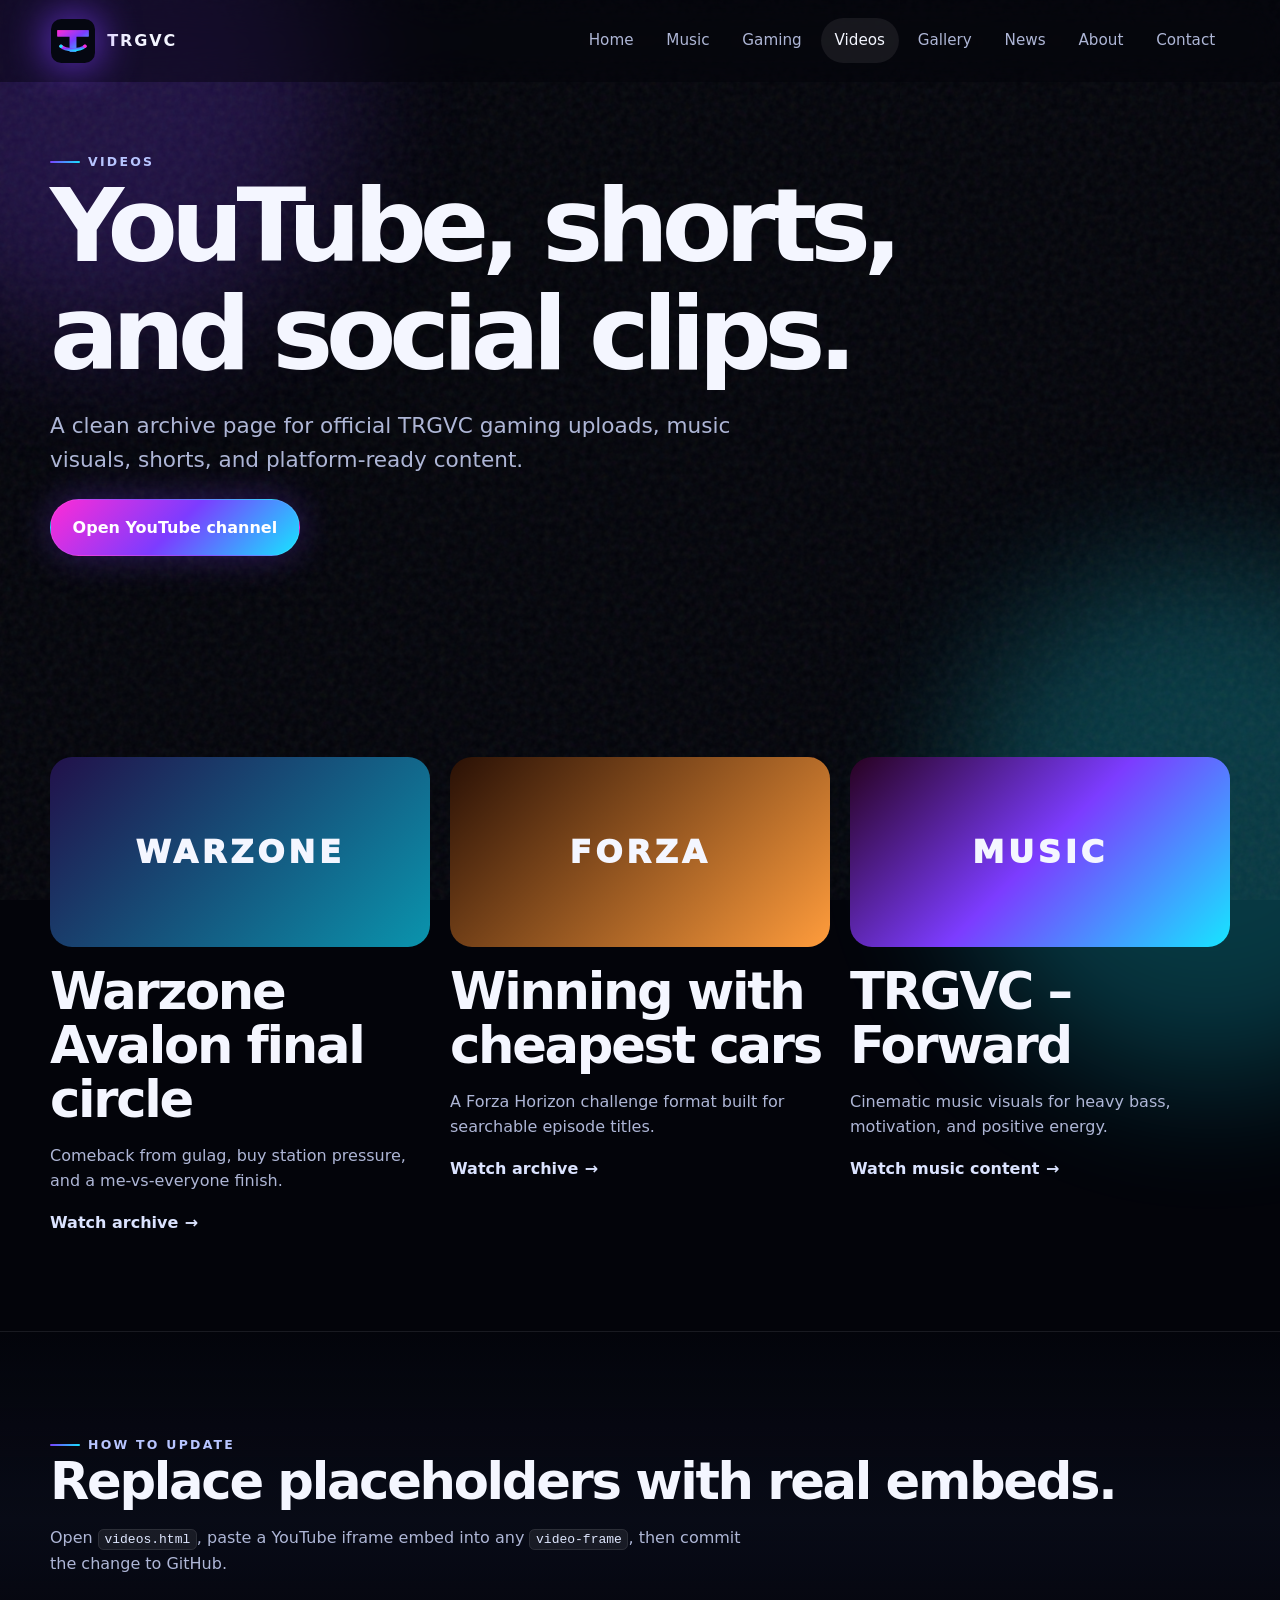
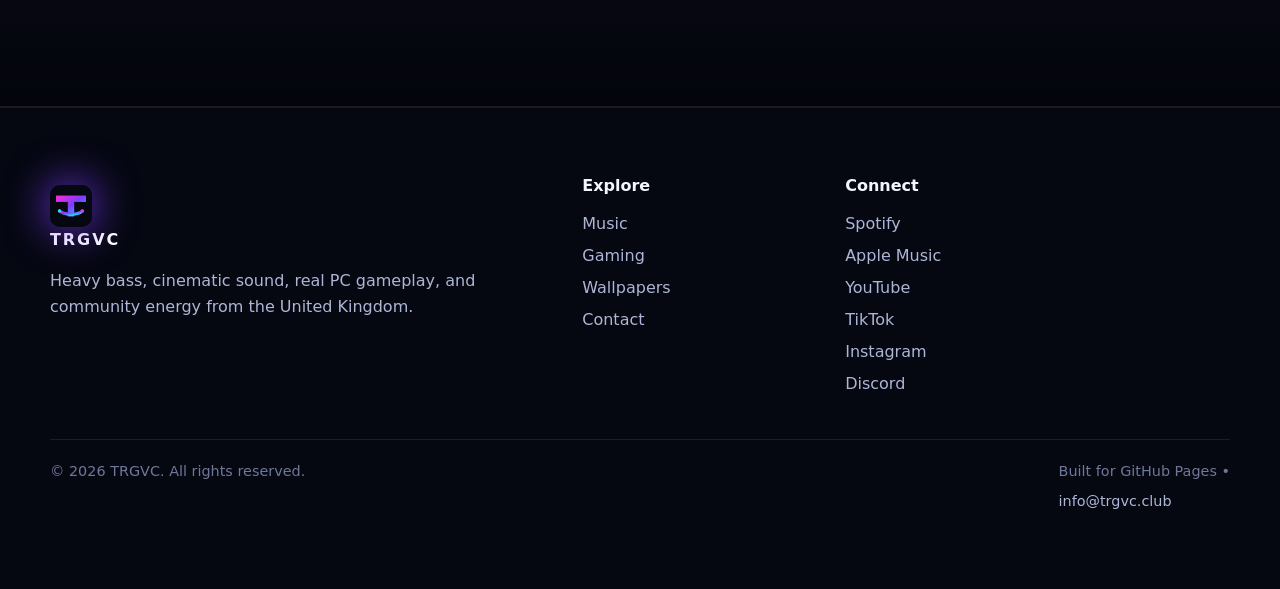
<file: videos.html>
<!doctype html>
<html lang="en">
<head>
  <meta charset="utf-8">
  <meta name="viewport" content="width=device-width, initial-scale=1">
  <title>Videos | TRGVC YouTube, Shorts & Gaming Clips</title>
  <meta name="description" content="Watch TRGVC YouTube videos, Warzone clips, Forza Horizon gameplay, music visuals, and short-form content.">
  <meta name="keywords" content="TRGVC, UK music producer, PC gaming, Warzone, Forza Horizon, trap music, hip hop, electronic music, YouTube gaming, Bristol creator">
  <meta name="author" content="TRGVC">
  <link rel="canonical" href="https://trgvc.club/videos.html">
  <meta property="og:type" content="website">
  <meta property="og:title" content="Videos | TRGVC YouTube, Shorts & Gaming Clips">
  <meta property="og:description" content="Watch TRGVC YouTube videos, Warzone clips, Forza Horizon gameplay, music visuals, and short-form content.">
  <meta property="og:url" content="https://trgvc.club/videos.html">
  <meta property="og:image" content="https://trgvc.club/assets/img/og-cover.svg">
  <meta name="twitter:card" content="summary_large_image">
  <meta name="twitter:title" content="Videos | TRGVC YouTube, Shorts & Gaming Clips">
  <meta name="twitter:description" content="Watch TRGVC YouTube videos, Warzone clips, Forza Horizon gameplay, music visuals, and short-form content.">
  <meta name="theme-color" content="#7c3cff">
  <link rel="icon" href="assets/img/favicon.svg" type="image/svg+xml">
  <link rel="manifest" href="manifest.json">
  <link rel="preload" href="assets/css/styles.css" as="style">
  <link rel="stylesheet" href="assets/css/styles.css">
  
  
</head>
<body>
  <div class="noise" aria-hidden="true"></div>
  <div class="page-orb page-orb-a" aria-hidden="true"></div>
  <div class="page-orb page-orb-b" aria-hidden="true"></div>
  
<header class="site-header" data-header>
  <a class="brand-mark" href="index.html" aria-label="TRGVC home">
    <img src="assets/img/logo.svg" alt="TRGVC logo" width="44" height="44">
    <span>TRGVC</span>
  </a>
  <button class="nav-toggle" data-nav-toggle aria-label="Open navigation" aria-expanded="false"><span></span><span></span><span></span></button>
  <nav class="site-nav" data-site-nav aria-label="Main navigation">
    <a href="index.html">Home</a><a href="music.html">Music</a><a href="gaming.html">Gaming</a><a class="active" href="videos.html">Videos</a><a href="gallery.html">Gallery</a><a href="news.html">News</a><a href="about.html">About</a><a href="contact.html">Contact</a>
  </nav>
</header>

  <main>
    
<section class="page-hero section-large compact-hero">
  <div class="container reveal"><span class="eyebrow">Videos</span><h1>YouTube, shorts, and social clips.</h1><p class="lead">A clean archive page for official TRGVC gaming uploads, music visuals, shorts, and platform-ready content.</p><a class="btn primary" href="https://youtube.com/@trgvc?si=Z5XTuTABPZBFkIj2" target="_blank" rel="noopener">Open YouTube channel</a></div>
</section>
<section class="section">
  <div class="container cards-3">
    <article class="video-card reveal"><div class="thumb-gradient"><span>WARZONE</span></div><h2>Warzone Avalon final circle</h2><p>Comeback from gulag, buy station pressure, and a me-vs-everyone finish.</p><a class="text-link" href="https://youtube.com/@trgvc?si=Z5XTuTABPZBFkIj2" target="_blank" rel="noopener">Watch archive</a></article>
    <article class="video-card reveal delay-1"><div class="thumb-gradient alt"><span>FORZA</span></div><h2>Winning with cheapest cars</h2><p>A Forza Horizon challenge format built for searchable episode titles.</p><a class="text-link" href="https://youtube.com/@trgvc?si=Z5XTuTABPZBFkIj2" target="_blank" rel="noopener">Watch archive</a></article>
    <article class="video-card reveal delay-2"><div class="thumb-gradient third"><span>MUSIC</span></div><h2>TRGVC – Forward</h2><p>Cinematic music visuals for heavy bass, motivation, and positive energy.</p><a class="text-link" href="https://youtube.com/@trgvc?si=Z5XTuTABPZBFkIj2" target="_blank" rel="noopener">Watch music content</a></article>
  </div>
</section>
<section class="section alt-section">
  <div class="container section-heading reveal"><span class="eyebrow">How to update</span><h2>Replace placeholders with real embeds.</h2><p>Open <code>videos.html</code>, paste a YouTube iframe embed into any <code>video-frame</code>, then commit the change to GitHub.</p></div>
</section>

  </main>
  
<footer class="footer section-tight">
  <div class="container footer-grid">
    <div>
      <a class="footer-logo" href="index.html"><img src="assets/img/logo.svg" alt="" width="42" height="42"> TRGVC</a>
      <p>Heavy bass, cinematic sound, real PC gameplay, and community energy from the United Kingdom.</p>
    </div>
    <div>
      <h3>Explore</h3>
      <a href="music.html">Music</a>
      <a href="gaming.html">Gaming</a>
      <a href="gallery.html">Wallpapers</a>
      <a href="contact.html">Contact</a>
    </div>
    <div>
      <h3>Connect</h3>
      <div class="footer-links"><a href="https://open.spotify.com/artist/4r17VtPq9uwHDU81ER0E9o?si=A5wsF5NSQyq_rSd3zSl57Q" target="_blank" rel="noopener">Spotify</a><a href="https://music.apple.com/gb/artist/trgvc/1875089429" target="_blank" rel="noopener">Apple Music</a><a href="https://youtube.com/@trgvc?si=Z5XTuTABPZBFkIj2" target="_blank" rel="noopener">YouTube</a><a href="https://www.tiktok.com/@trgvc" target="_blank" rel="noopener">TikTok</a><a href="https://www.instagram.com/trgvcofficial" target="_blank" rel="noopener">Instagram</a><a href="https://discord.gg/ub7tgeMv" target="_blank" rel="noopener">Discord</a></div>
    </div>
  </div>
  <div class="container footer-bottom">
    <span>© 2026 TRGVC. All rights reserved.</span>
    <span>Built for GitHub Pages • <a href="mailto:info@trgvc.club">info@trgvc.club</a></span>
  </div>
</footer>
<button class="back-to-top" data-back-to-top aria-label="Back to top">↑</button>
<div class="cursor-glow" aria-hidden="true"></div>

  <script src="assets/js/main.js" defer></script>
</body>
</html>
</file>
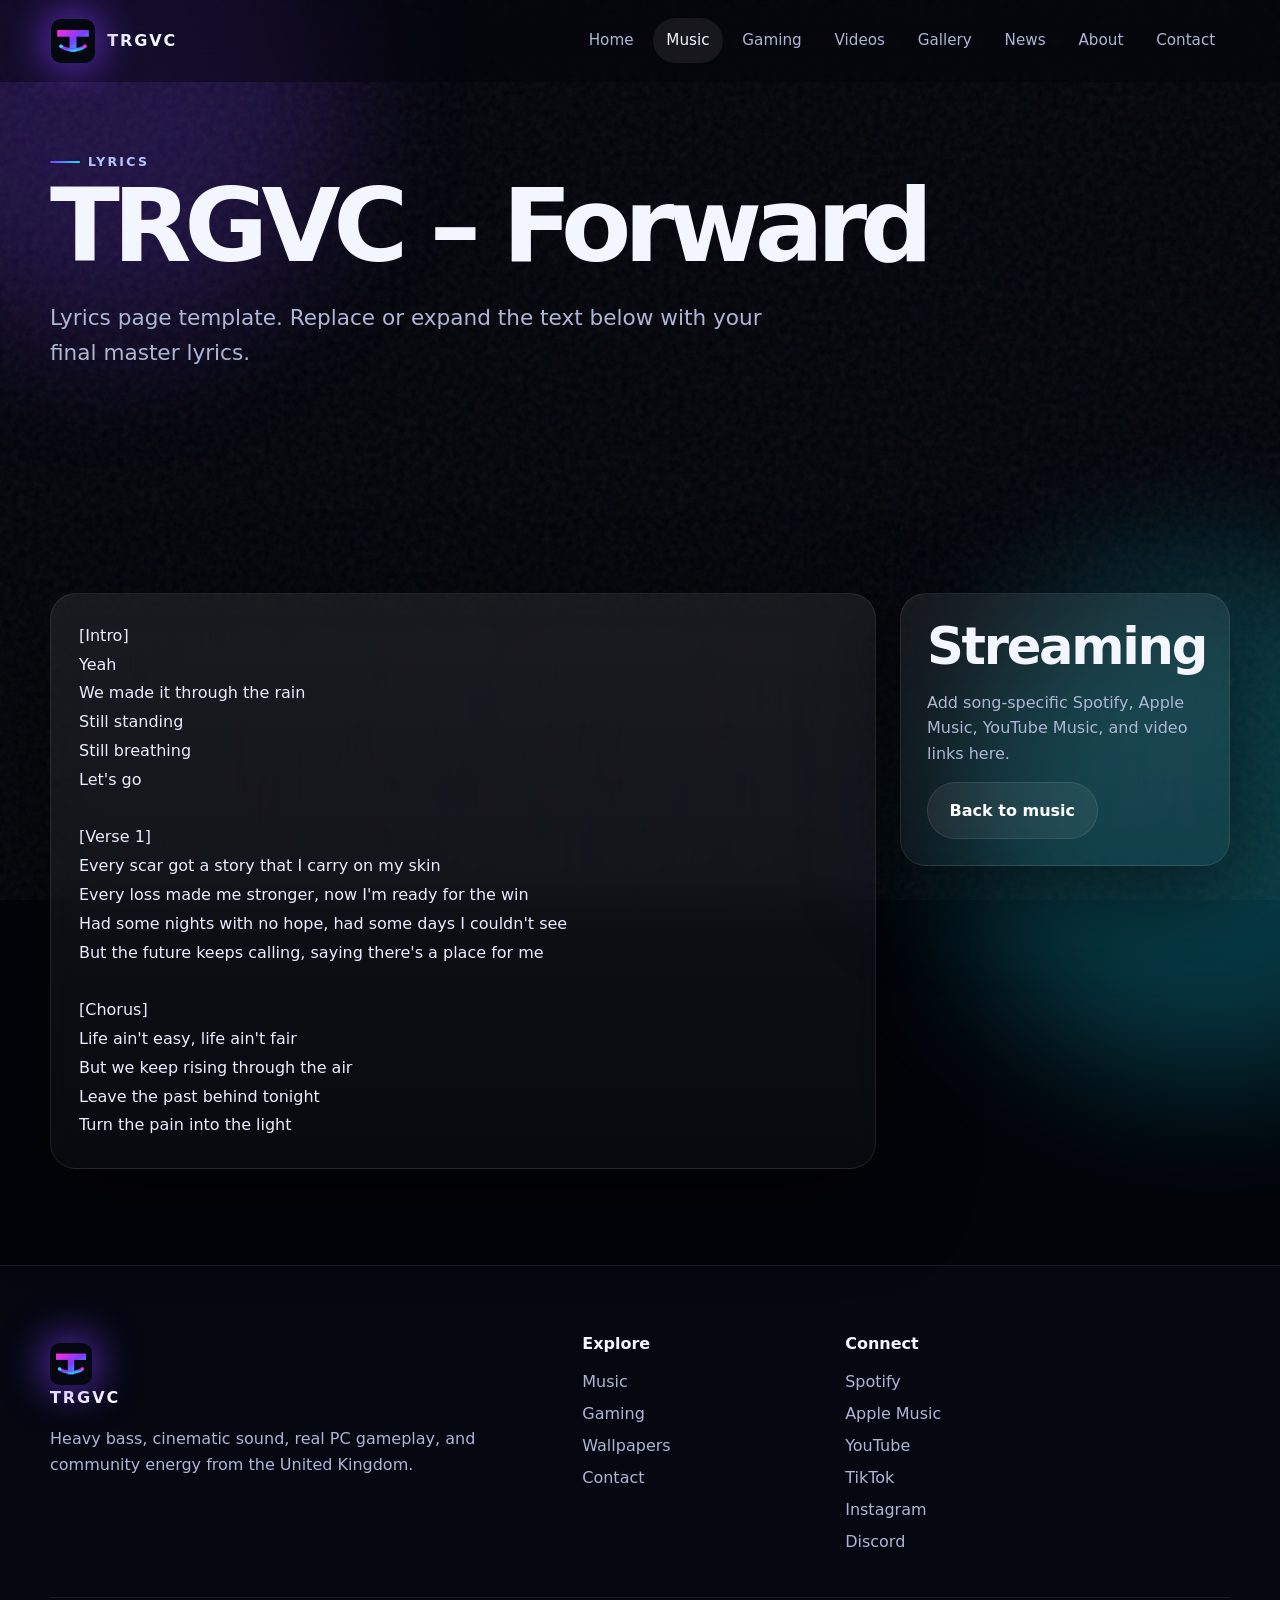
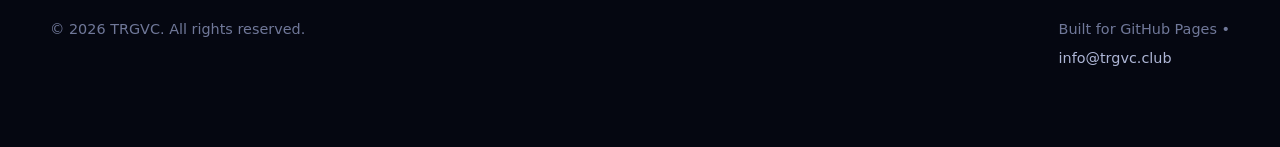
<file: lyrics/forward.html>
<!doctype html>
<html lang="en">
<head>
  <meta charset="utf-8">
  <meta name="viewport" content="width=device-width, initial-scale=1">
  <title>TRGVC – Forward Lyrics</title>
  <meta name="description" content="Official lyrics page template for TRGVC – Forward.">
  <meta name="keywords" content="TRGVC, UK music producer, PC gaming, Warzone, Forza Horizon, trap music, hip hop, electronic music, YouTube gaming, Bristol creator">
  <meta name="author" content="TRGVC">
  <link rel="canonical" href="https://trgvc.club/lyrics/forward.html">
  <meta property="og:type" content="website">
  <meta property="og:title" content="TRGVC – Forward Lyrics">
  <meta property="og:description" content="Official lyrics page template for TRGVC – Forward.">
  <meta property="og:url" content="https://trgvc.club/lyrics/forward.html">
  <meta property="og:image" content="https://trgvc.club/assets/img/og-cover.svg">
  <meta name="twitter:card" content="summary_large_image">
  <meta name="twitter:title" content="TRGVC – Forward Lyrics">
  <meta name="twitter:description" content="Official lyrics page template for TRGVC – Forward.">
  <meta name="theme-color" content="#7c3cff">
  <link rel="icon" href="../assets/img/favicon.svg" type="image/svg+xml">
  <link rel="manifest" href="../manifest.json">
  <link rel="preload" href="../assets/css/styles.css" as="style">
  <link rel="stylesheet" href="../assets/css/styles.css">
  
  
</head>
<body>
  <div class="noise" aria-hidden="true"></div>
  <div class="page-orb page-orb-a" aria-hidden="true"></div>
  <div class="page-orb page-orb-b" aria-hidden="true"></div>
  
<header class="site-header" data-header>
  <a class="brand-mark" href="../index.html" aria-label="TRGVC home">
    <img src="../assets/img/logo.svg" alt="TRGVC logo" width="44" height="44">
    <span>TRGVC</span>
  </a>
  <button class="nav-toggle" data-nav-toggle aria-label="Open navigation" aria-expanded="false"><span></span><span></span><span></span></button>
  <nav class="site-nav" data-site-nav aria-label="Main navigation">
    <a href="../index.html">Home</a><a class="active" href="../music.html">Music</a><a href="../gaming.html">Gaming</a><a href="../videos.html">Videos</a><a href="../gallery.html">Gallery</a><a href="../news.html">News</a><a href="../about.html">About</a><a href="../contact.html">Contact</a>
  </nav>
</header>

  <main>
    
<section class="page-hero section-large compact-hero">
  <div class="container reveal"><span class="eyebrow">Lyrics</span><h1>TRGVC – Forward</h1><p class="lead">Lyrics page template. Replace or expand the text below with your final master lyrics.</p></div>
</section>
<section class="section">
  <div class="container lyrics-layout">
    <article class="lyrics-box reveal"><pre>[Intro]
Yeah
We made it through the rain
Still standing
Still breathing
Let&#x27;s go

[Verse 1]
Every scar got a story that I carry on my skin
Every loss made me stronger, now I&#x27;m ready for the win
Had some nights with no hope, had some days I couldn&#x27;t see
But the future keeps calling, saying there&#x27;s a place for me

[Chorus]
Life ain&#x27;t easy, life ain&#x27;t fair
But we keep rising through the air
Leave the past behind tonight
Turn the pain into the light</pre></article>
    <aside class="mini-card reveal delay-1"><h2>Streaming</h2><p>Add song-specific Spotify, Apple Music, YouTube Music, and video links here.</p><a class="btn secondary" href="../music.html">Back to music</a></aside>
  </div>
</section>

  </main>
  
<footer class="footer section-tight">
  <div class="container footer-grid">
    <div>
      <a class="footer-logo" href="../index.html"><img src="../assets/img/logo.svg" alt="" width="42" height="42"> TRGVC</a>
      <p>Heavy bass, cinematic sound, real PC gameplay, and community energy from the United Kingdom.</p>
    </div>
    <div>
      <h3>Explore</h3>
      <a href="../music.html">Music</a>
      <a href="../gaming.html">Gaming</a>
      <a href="../gallery.html">Wallpapers</a>
      <a href="../contact.html">Contact</a>
    </div>
    <div>
      <h3>Connect</h3>
      <div class="footer-links"><a href="https://open.spotify.com/artist/4r17VtPq9uwHDU81ER0E9o?si=A5wsF5NSQyq_rSd3zSl57Q" target="_blank" rel="noopener">Spotify</a><a href="https://music.apple.com/gb/artist/trgvc/1875089429" target="_blank" rel="noopener">Apple Music</a><a href="https://youtube.com/@trgvc?si=Z5XTuTABPZBFkIj2" target="_blank" rel="noopener">YouTube</a><a href="https://www.tiktok.com/@trgvc" target="_blank" rel="noopener">TikTok</a><a href="https://www.instagram.com/trgvcofficial" target="_blank" rel="noopener">Instagram</a><a href="https://discord.gg/ub7tgeMv" target="_blank" rel="noopener">Discord</a></div>
    </div>
  </div>
  <div class="container footer-bottom">
    <span>© 2026 TRGVC. All rights reserved.</span>
    <span>Built for GitHub Pages • <a href="mailto:info@trgvc.club">info@trgvc.club</a></span>
  </div>
</footer>
<button class="back-to-top" data-back-to-top aria-label="Back to top">↑</button>
<div class="cursor-glow" aria-hidden="true"></div>

  <script src="../assets/js/main.js" defer></script>
</body>
</html>
</file>
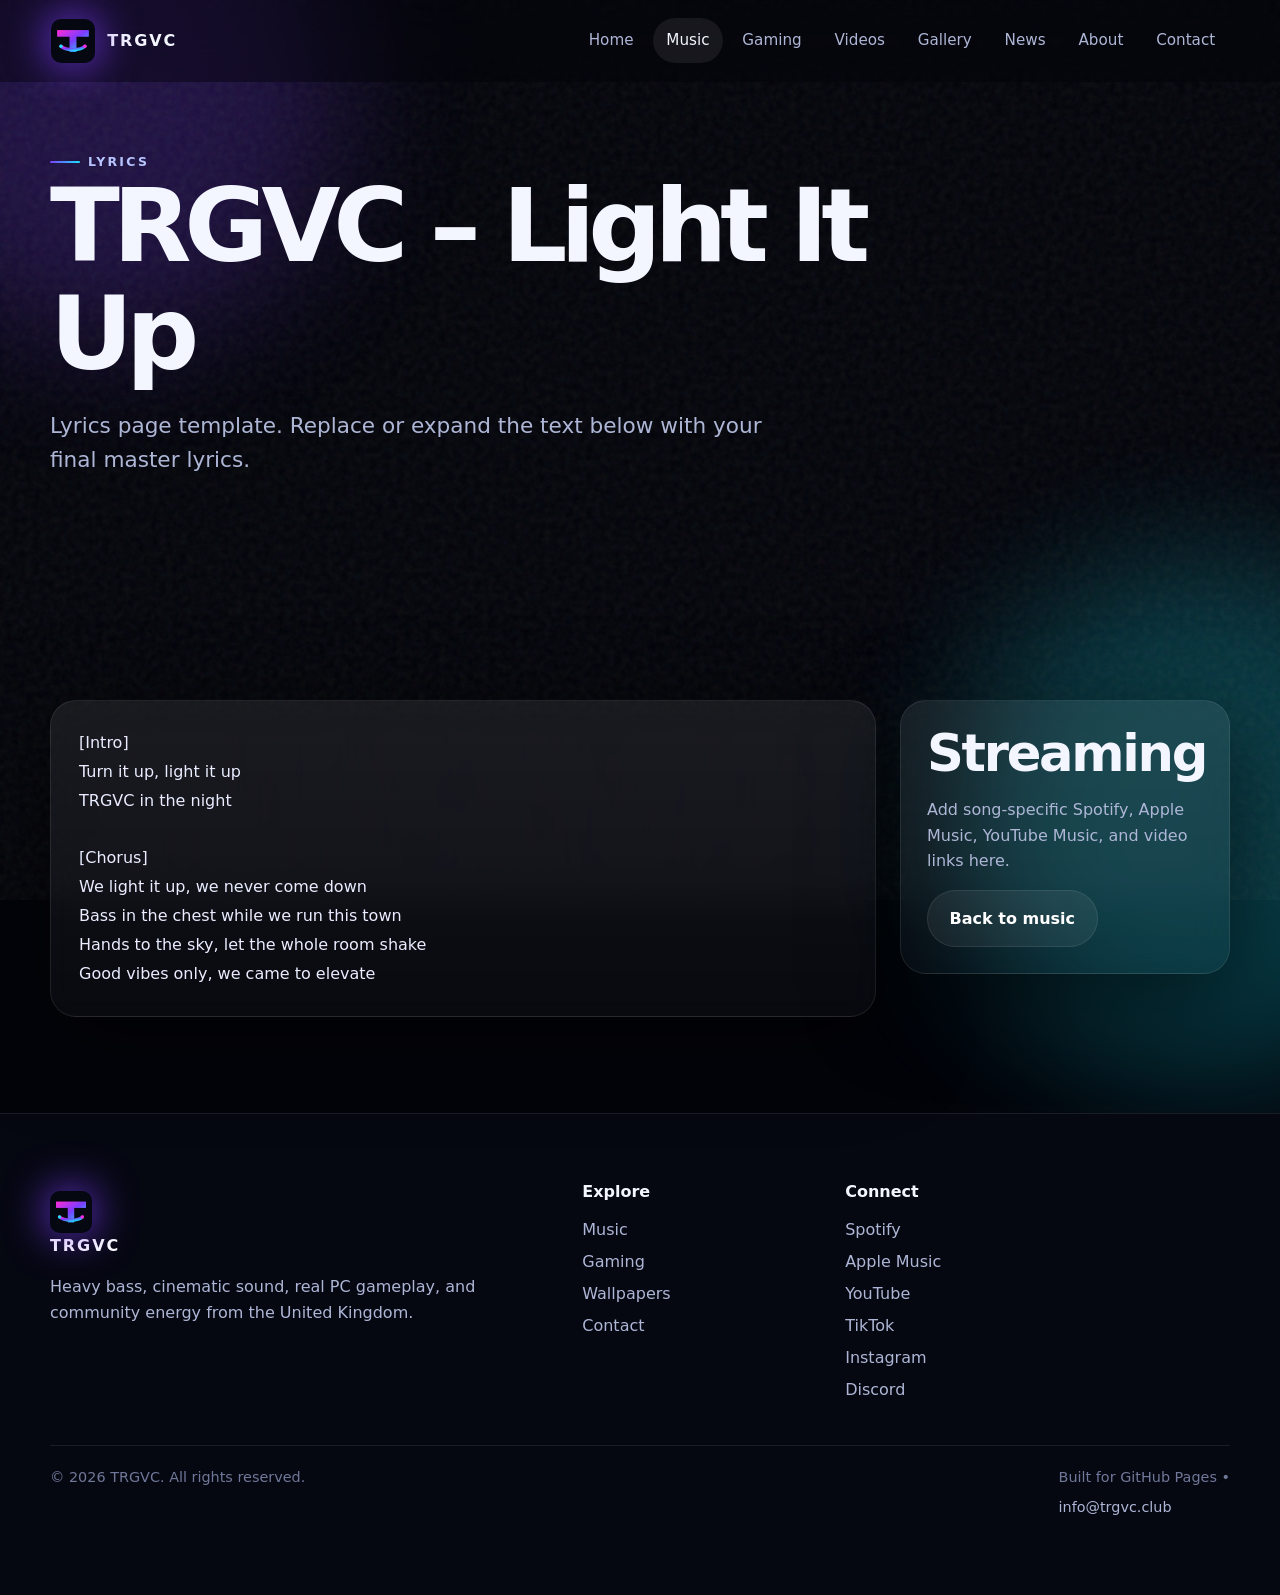
<file: lyrics/light-it-up.html>
<!doctype html>
<html lang="en">
<head>
  <meta charset="utf-8">
  <meta name="viewport" content="width=device-width, initial-scale=1">
  <title>TRGVC – Light It Up Lyrics</title>
  <meta name="description" content="Official lyrics page template for TRGVC – Light It Up.">
  <meta name="keywords" content="TRGVC, UK music producer, PC gaming, Warzone, Forza Horizon, trap music, hip hop, electronic music, YouTube gaming, Bristol creator">
  <meta name="author" content="TRGVC">
  <link rel="canonical" href="https://trgvc.club/lyrics/light-it-up.html">
  <meta property="og:type" content="website">
  <meta property="og:title" content="TRGVC – Light It Up Lyrics">
  <meta property="og:description" content="Official lyrics page template for TRGVC – Light It Up.">
  <meta property="og:url" content="https://trgvc.club/lyrics/light-it-up.html">
  <meta property="og:image" content="https://trgvc.club/assets/img/og-cover.svg">
  <meta name="twitter:card" content="summary_large_image">
  <meta name="twitter:title" content="TRGVC – Light It Up Lyrics">
  <meta name="twitter:description" content="Official lyrics page template for TRGVC – Light It Up.">
  <meta name="theme-color" content="#7c3cff">
  <link rel="icon" href="../assets/img/favicon.svg" type="image/svg+xml">
  <link rel="manifest" href="../manifest.json">
  <link rel="preload" href="../assets/css/styles.css" as="style">
  <link rel="stylesheet" href="../assets/css/styles.css">
  
  
</head>
<body>
  <div class="noise" aria-hidden="true"></div>
  <div class="page-orb page-orb-a" aria-hidden="true"></div>
  <div class="page-orb page-orb-b" aria-hidden="true"></div>
  
<header class="site-header" data-header>
  <a class="brand-mark" href="../index.html" aria-label="TRGVC home">
    <img src="../assets/img/logo.svg" alt="TRGVC logo" width="44" height="44">
    <span>TRGVC</span>
  </a>
  <button class="nav-toggle" data-nav-toggle aria-label="Open navigation" aria-expanded="false"><span></span><span></span><span></span></button>
  <nav class="site-nav" data-site-nav aria-label="Main navigation">
    <a href="../index.html">Home</a><a class="active" href="../music.html">Music</a><a href="../gaming.html">Gaming</a><a href="../videos.html">Videos</a><a href="../gallery.html">Gallery</a><a href="../news.html">News</a><a href="../about.html">About</a><a href="../contact.html">Contact</a>
  </nav>
</header>

  <main>
    
<section class="page-hero section-large compact-hero">
  <div class="container reveal"><span class="eyebrow">Lyrics</span><h1>TRGVC – Light It Up</h1><p class="lead">Lyrics page template. Replace or expand the text below with your final master lyrics.</p></div>
</section>
<section class="section">
  <div class="container lyrics-layout">
    <article class="lyrics-box reveal"><pre>[Intro]
Turn it up, light it up
TRGVC in the night

[Chorus]
We light it up, we never come down
Bass in the chest while we run this town
Hands to the sky, let the whole room shake
Good vibes only, we came to elevate</pre></article>
    <aside class="mini-card reveal delay-1"><h2>Streaming</h2><p>Add song-specific Spotify, Apple Music, YouTube Music, and video links here.</p><a class="btn secondary" href="../music.html">Back to music</a></aside>
  </div>
</section>

  </main>
  
<footer class="footer section-tight">
  <div class="container footer-grid">
    <div>
      <a class="footer-logo" href="../index.html"><img src="../assets/img/logo.svg" alt="" width="42" height="42"> TRGVC</a>
      <p>Heavy bass, cinematic sound, real PC gameplay, and community energy from the United Kingdom.</p>
    </div>
    <div>
      <h3>Explore</h3>
      <a href="../music.html">Music</a>
      <a href="../gaming.html">Gaming</a>
      <a href="../gallery.html">Wallpapers</a>
      <a href="../contact.html">Contact</a>
    </div>
    <div>
      <h3>Connect</h3>
      <div class="footer-links"><a href="https://open.spotify.com/artist/4r17VtPq9uwHDU81ER0E9o?si=A5wsF5NSQyq_rSd3zSl57Q" target="_blank" rel="noopener">Spotify</a><a href="https://music.apple.com/gb/artist/trgvc/1875089429" target="_blank" rel="noopener">Apple Music</a><a href="https://youtube.com/@trgvc?si=Z5XTuTABPZBFkIj2" target="_blank" rel="noopener">YouTube</a><a href="https://www.tiktok.com/@trgvc" target="_blank" rel="noopener">TikTok</a><a href="https://www.instagram.com/trgvcofficial" target="_blank" rel="noopener">Instagram</a><a href="https://discord.gg/ub7tgeMv" target="_blank" rel="noopener">Discord</a></div>
    </div>
  </div>
  <div class="container footer-bottom">
    <span>© 2026 TRGVC. All rights reserved.</span>
    <span>Built for GitHub Pages • <a href="mailto:info@trgvc.club">info@trgvc.club</a></span>
  </div>
</footer>
<button class="back-to-top" data-back-to-top aria-label="Back to top">↑</button>
<div class="cursor-glow" aria-hidden="true"></div>

  <script src="../assets/js/main.js" defer></script>
</body>
</html>
</file>
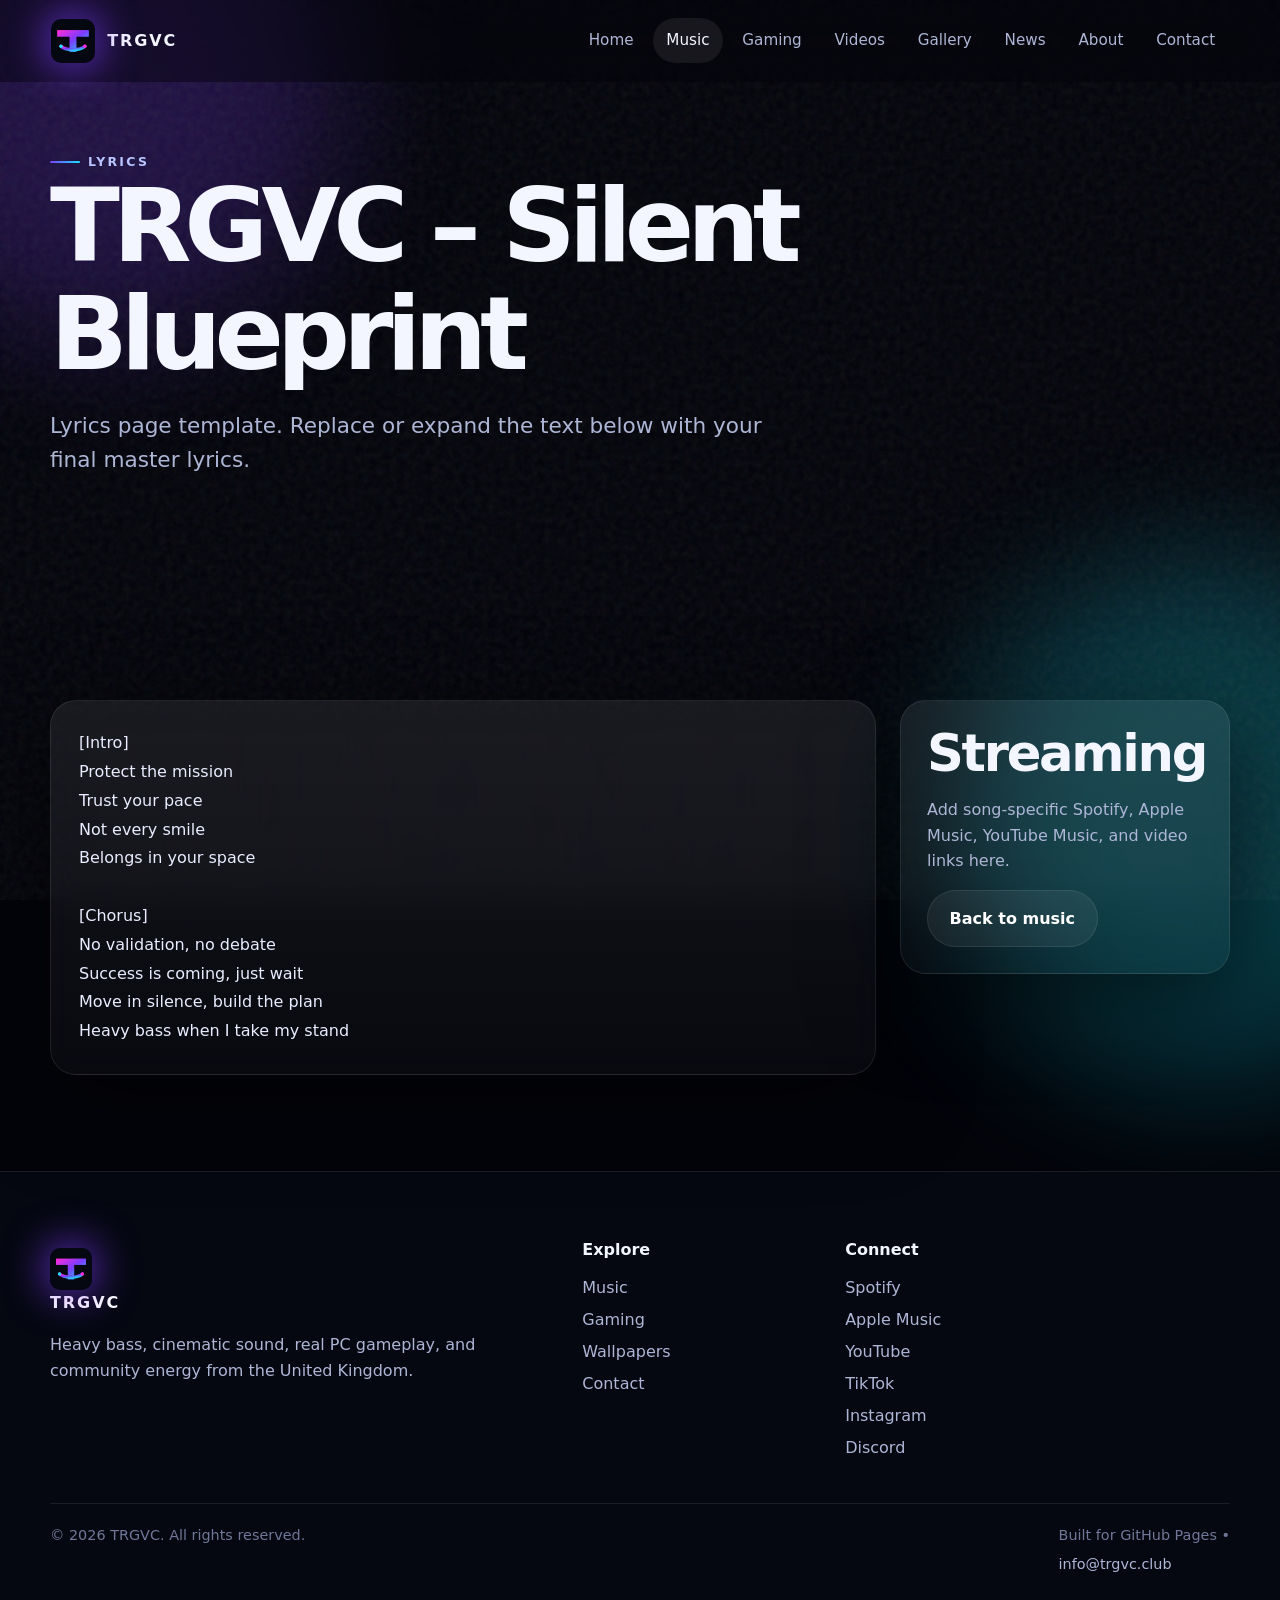
<file: lyrics/silent-blueprint.html>
<!doctype html>
<html lang="en">
<head>
  <meta charset="utf-8">
  <meta name="viewport" content="width=device-width, initial-scale=1">
  <title>TRGVC – Silent Blueprint Lyrics</title>
  <meta name="description" content="Official lyrics page template for TRGVC – Silent Blueprint.">
  <meta name="keywords" content="TRGVC, UK music producer, PC gaming, Warzone, Forza Horizon, trap music, hip hop, electronic music, YouTube gaming, Bristol creator">
  <meta name="author" content="TRGVC">
  <link rel="canonical" href="https://trgvc.club/lyrics/silent-blueprint.html">
  <meta property="og:type" content="website">
  <meta property="og:title" content="TRGVC – Silent Blueprint Lyrics">
  <meta property="og:description" content="Official lyrics page template for TRGVC – Silent Blueprint.">
  <meta property="og:url" content="https://trgvc.club/lyrics/silent-blueprint.html">
  <meta property="og:image" content="https://trgvc.club/assets/img/og-cover.svg">
  <meta name="twitter:card" content="summary_large_image">
  <meta name="twitter:title" content="TRGVC – Silent Blueprint Lyrics">
  <meta name="twitter:description" content="Official lyrics page template for TRGVC – Silent Blueprint.">
  <meta name="theme-color" content="#7c3cff">
  <link rel="icon" href="../assets/img/favicon.svg" type="image/svg+xml">
  <link rel="manifest" href="../manifest.json">
  <link rel="preload" href="../assets/css/styles.css" as="style">
  <link rel="stylesheet" href="../assets/css/styles.css">
  
  
</head>
<body>
  <div class="noise" aria-hidden="true"></div>
  <div class="page-orb page-orb-a" aria-hidden="true"></div>
  <div class="page-orb page-orb-b" aria-hidden="true"></div>
  
<header class="site-header" data-header>
  <a class="brand-mark" href="../index.html" aria-label="TRGVC home">
    <img src="../assets/img/logo.svg" alt="TRGVC logo" width="44" height="44">
    <span>TRGVC</span>
  </a>
  <button class="nav-toggle" data-nav-toggle aria-label="Open navigation" aria-expanded="false"><span></span><span></span><span></span></button>
  <nav class="site-nav" data-site-nav aria-label="Main navigation">
    <a href="../index.html">Home</a><a class="active" href="../music.html">Music</a><a href="../gaming.html">Gaming</a><a href="../videos.html">Videos</a><a href="../gallery.html">Gallery</a><a href="../news.html">News</a><a href="../about.html">About</a><a href="../contact.html">Contact</a>
  </nav>
</header>

  <main>
    
<section class="page-hero section-large compact-hero">
  <div class="container reveal"><span class="eyebrow">Lyrics</span><h1>TRGVC – Silent Blueprint</h1><p class="lead">Lyrics page template. Replace or expand the text below with your final master lyrics.</p></div>
</section>
<section class="section">
  <div class="container lyrics-layout">
    <article class="lyrics-box reveal"><pre>[Intro]
Protect the mission
Trust your pace
Not every smile
Belongs in your space

[Chorus]
No validation, no debate
Success is coming, just wait
Move in silence, build the plan
Heavy bass when I take my stand</pre></article>
    <aside class="mini-card reveal delay-1"><h2>Streaming</h2><p>Add song-specific Spotify, Apple Music, YouTube Music, and video links here.</p><a class="btn secondary" href="../music.html">Back to music</a></aside>
  </div>
</section>

  </main>
  
<footer class="footer section-tight">
  <div class="container footer-grid">
    <div>
      <a class="footer-logo" href="../index.html"><img src="../assets/img/logo.svg" alt="" width="42" height="42"> TRGVC</a>
      <p>Heavy bass, cinematic sound, real PC gameplay, and community energy from the United Kingdom.</p>
    </div>
    <div>
      <h3>Explore</h3>
      <a href="../music.html">Music</a>
      <a href="../gaming.html">Gaming</a>
      <a href="../gallery.html">Wallpapers</a>
      <a href="../contact.html">Contact</a>
    </div>
    <div>
      <h3>Connect</h3>
      <div class="footer-links"><a href="https://open.spotify.com/artist/4r17VtPq9uwHDU81ER0E9o?si=A5wsF5NSQyq_rSd3zSl57Q" target="_blank" rel="noopener">Spotify</a><a href="https://music.apple.com/gb/artist/trgvc/1875089429" target="_blank" rel="noopener">Apple Music</a><a href="https://youtube.com/@trgvc?si=Z5XTuTABPZBFkIj2" target="_blank" rel="noopener">YouTube</a><a href="https://www.tiktok.com/@trgvc" target="_blank" rel="noopener">TikTok</a><a href="https://www.instagram.com/trgvcofficial" target="_blank" rel="noopener">Instagram</a><a href="https://discord.gg/ub7tgeMv" target="_blank" rel="noopener">Discord</a></div>
    </div>
  </div>
  <div class="container footer-bottom">
    <span>© 2026 TRGVC. All rights reserved.</span>
    <span>Built for GitHub Pages • <a href="mailto:info@trgvc.club">info@trgvc.club</a></span>
  </div>
</footer>
<button class="back-to-top" data-back-to-top aria-label="Back to top">↑</button>
<div class="cursor-glow" aria-hidden="true"></div>

  <script src="../assets/js/main.js" defer></script>
</body>
</html>
</file>
<file: assets/css/styles.css>
:root{
  --bg:#03040a; --bg-2:#080a16; --card:#0e1020cc; --card-solid:#101326;
  --text:#f4f6ff; --muted:#aeb6d6; --soft:#707899; --line:#ffffff16;
  --purple:#7c3cff; --pink:#ff2bd6; --cyan:#16e6ff; --blue:#2d7dff; --orange:#ff9c3c;
  --grad:linear-gradient(135deg,var(--purple),var(--cyan));
  --grad-hot:linear-gradient(135deg,var(--pink),var(--purple),var(--cyan));
  --shadow:0 24px 90px #00000090; --radius:26px; --max:1180px;
}
*{box-sizing:border-box} html{scroll-behavior:smooth} body{margin:0;background:var(--bg);color:var(--text);font-family:Inter,ui-sans-serif,system-ui,-apple-system,Segoe UI,Roboto,Arial,sans-serif;line-height:1.6;overflow-x:hidden} a{color:inherit;text-decoration:none} img{max-width:100%;display:block} code{background:#ffffff12;border:1px solid var(--line);padding:.15rem .35rem;border-radius:.35rem;color:#dfe7ff}.container{width:min(var(--max),calc(100% - 40px));margin-inline:auto}.section{padding:96px 0}.section-large{padding:145px 0 105px}.section-tight{padding:70px 0}.alt-section{background:linear-gradient(180deg,#080a1620,#10142770,#080a1620);border-block:1px solid var(--line)}.noise{position:fixed;inset:0;pointer-events:none;opacity:.07;z-index:-1;background-image:url("data:image/svg+xml,%3Csvg viewBox='0 0 160 160' xmlns='http://www.w3.org/2000/svg'%3E%3Cfilter id='n'%3E%3CfeTurbulence type='fractalNoise' baseFrequency='.8' numOctaves='3' stitchTiles='stitch'/%3E%3C/filter%3E%3Crect width='100%25' height='100%25' filter='url(%23n)'/%3E%3C/svg%3E")}.page-orb{position:fixed;border-radius:50%;filter:blur(70px);opacity:.23;z-index:-2;pointer-events:none}.page-orb-a{width:480px;height:480px;background:var(--purple);top:-140px;left:-140px}.page-orb-b{width:520px;height:520px;background:var(--cyan);right:-190px;bottom:-180px}.site-header{position:fixed;top:0;left:0;right:0;z-index:20;display:flex;align-items:center;justify-content:space-between;padding:18px clamp(20px,4vw,54px);background:#03040a70;border-bottom:1px solid transparent;backdrop-filter:blur(18px);transition:.25s}.site-header.scrolled{border-color:var(--line);background:#03040ad8}.brand-mark,.footer-logo{display:flex;align-items:center;gap:.75rem;font-weight:900;letter-spacing:.12em}.brand-mark img,.footer-logo img{filter:drop-shadow(0 0 22px #7c3cff)}.site-nav{display:flex;align-items:center;gap:.35rem}.site-nav a{padding:.65rem .85rem;color:var(--muted);border-radius:999px;font-size:.95rem}.site-nav a:hover,.site-nav a.active{color:var(--text);background:#ffffff12}.nav-toggle{display:none;background:#ffffff10;border:1px solid var(--line);border-radius:14px;padding:10px;gap:4px;flex-direction:column}.nav-toggle span{width:22px;height:2px;background:var(--text);display:block;border-radius:4px}.hero,.page-hero{position:relative;overflow:hidden}.hero-bg{position:absolute;inset:0;z-index:-1;background:radial-gradient(circle at 70% 30%,#7c3cff52,transparent 35%),radial-gradient(circle at 20% 80%,#16e6ff25,transparent 35%),linear-gradient(180deg,#03040a 0,#080a16 100%)}.grid-lines{position:absolute;inset:0;background-image:linear-gradient(#ffffff08 1px,transparent 1px),linear-gradient(90deg,#ffffff08 1px,transparent 1px);background-size:64px 64px;mask-image:linear-gradient(180deg,transparent,#000 18%,#000 72%,transparent);animation:gridMove 18s linear infinite}.hero-grid{display:grid;grid-template-columns:1.05fr .95fr;gap:54px;align-items:center}.eyebrow{display:inline-flex;align-items:center;gap:.5rem;color:#b8c5ff;text-transform:uppercase;letter-spacing:.18em;font-size:.78rem;font-weight:800}.eyebrow:before{content:"";width:30px;height:2px;background:var(--grad);border-radius:99px}h1,h2,h3{line-height:1.05;margin:0 0 1rem}h1{font-size:clamp(3rem,8vw,7.4rem);letter-spacing:-.07em;max-width:980px}h2{font-size:clamp(2rem,4vw,4rem);letter-spacing:-.045em}h3{font-size:1.35rem}.lead{font-size:clamp(1.1rem,2vw,1.35rem);color:var(--muted);max-width:760px}.muted,p{color:var(--muted)}.button-row{display:flex;flex-wrap:wrap;gap:14px;margin-top:28px}.btn{display:inline-flex;align-items:center;justify-content:center;border-radius:999px;padding:.92rem 1.35rem;font-weight:900;border:1px solid var(--line);transition:.22s;cursor:pointer}.btn.primary{background:var(--grad-hot);box-shadow:0 0 38px #7c3cff55;color:white}.btn.secondary{background:#ffffff10;color:white}.btn:hover{transform:translateY(-2px);box-shadow:0 14px 35px #00000050}.text-link{display:inline-flex;align-items:center;gap:.4rem;color:#dbe3ff;font-weight:900}.text-link:after{content:"→";transition:.2s}.text-link:hover:after{transform:translateX(4px)}.hero-stats{display:grid;grid-template-columns:repeat(3,1fr);gap:12px;margin-top:36px}.hero-stats div,.mini-card,.feature-card,.news-card,.contact-card,.lyrics-box,.player-shell{background:linear-gradient(180deg,#ffffff12,#ffffff07);border:1px solid var(--line);border-radius:var(--radius);box-shadow:var(--shadow);backdrop-filter:blur(16px)}.hero-stats div{padding:18px}.hero-stats strong{display:block}.hero-stats span{font-size:.86rem;color:var(--muted)}.hero-card{position:relative;border-radius:34px;padding:12px;background:linear-gradient(135deg,#ffffff20,#ffffff08);border:1px solid var(--line);box-shadow:var(--shadow);transform:rotate(2deg)}.hero-card img{border-radius:26px;min-height:430px;object-fit:cover}.glass-strip{position:absolute;left:30px;right:30px;bottom:30px;background:#060812c9;border:1px solid var(--line);border-radius:22px;padding:18px;backdrop-filter:blur(18px)}.glass-strip span,.chip{display:inline-flex;padding:.35rem .65rem;border:1px solid var(--line);border-radius:999px;font-size:.75rem;color:#dfe5ff;background:#ffffff10}.section-heading{margin-bottom:34px}.section-heading p{max-width:720px}.release-grid{display:grid;grid-template-columns:repeat(2,minmax(0,1fr));gap:20px}.release-card{display:grid;grid-template-columns:170px 1fr;gap:20px;align-items:center;padding:18px;background:linear-gradient(180deg,#ffffff12,#ffffff06);border:1px solid var(--line);border-radius:var(--radius);box-shadow:var(--shadow)}.release-card img{border-radius:18px;background:#080a16}.featured-grid .release-card:first-child{grid-column:1/-1;grid-template-columns:240px 1fr}.cards-3{display:grid;grid-template-columns:repeat(3,minmax(0,1fr));gap:20px}.mini-card,.feature-card,.news-card{padding:26px}.icon{width:52px;height:52px;display:grid;place-items:center;border-radius:16px;background:var(--grad);font-size:1.45rem;margin-bottom:20px}.split{display:grid;grid-template-columns:1fr 1fr;gap:44px;align-items:center}.video-frame{border-radius:30px;padding:12px;background:linear-gradient(135deg,#7c3cff45,#16e6ff24);border:1px solid var(--line);box-shadow:var(--shadow)}.video-placeholder{min-height:330px;border-radius:22px;display:grid;place-items:center;text-align:center;padding:36px;background:radial-gradient(circle at 50% 20%,#ffffff18,transparent 40%),linear-gradient(135deg,#0a0d1a,#151936)}.video-placeholder span{font-size:3.5rem;text-shadow:0 0 30px #16e6ff}.asset-grid{display:grid;grid-template-columns:repeat(2,minmax(0,1fr));gap:22px}.gallery-grid{grid-template-columns:repeat(4,minmax(0,1fr))}.asset-card{display:block;border-radius:24px;overflow:hidden;border:1px solid var(--line);background:#101326;box-shadow:var(--shadow)}.asset-card img{aspect-ratio:16/10;object-fit:cover;transition:.28s}.asset-card:hover img{transform:scale(1.04)}.asset-card span{display:block;padding:16px 18px;font-weight:900}.news-grid{display:grid;grid-template-columns:repeat(3,minmax(0,1fr));gap:20px}.long-news{grid-template-columns:1fr}.news-meta{display:flex;justify-content:space-between;gap:12px;color:#cbd5ff;font-size:.85rem;margin-bottom:14px}.platform-grid{display:grid;grid-template-columns:repeat(2,minmax(0,1fr));gap:12px}.platform-grid a{padding:15px 16px;border:1px solid var(--line);border-radius:16px;background:#ffffff0d;font-weight:850}.platform-grid a:hover{background:#ffffff18}.platform-grid.small{grid-template-columns:1fr}.player-shell{display:grid;grid-template-columns:180px 1fr;gap:26px;align-items:center;padding:24px}.player-art img{border-radius:22px}.timeline{display:grid;gap:18px}.timeline-item{display:grid;grid-template-columns:92px 1fr;gap:24px;padding:24px;border-radius:24px;background:#ffffff09;border:1px solid var(--line)}.timeline-item span{font-weight:950;color:#fff;background:var(--grad);border-radius:16px;display:grid;place-items:center;min-height:58px}.brand-panel{min-height:360px;border:1px solid var(--line);border-radius:34px;background:radial-gradient(circle at 50% 35%,#7c3cff55,transparent 45%),#0d1020;display:grid;place-items:center;text-align:center;padding:40px;box-shadow:var(--shadow)}.brand-panel img{width:160px}.brand-panel strong{font-size:2.4rem;letter-spacing:.15em}.contact-grid{display:grid;grid-template-columns:1.1fr .9fr;gap:28px}.contact-form{display:grid;gap:16px;background:linear-gradient(180deg,#ffffff12,#ffffff07);border:1px solid var(--line);border-radius:var(--radius);padding:26px;box-shadow:var(--shadow)}label{display:grid;gap:8px;color:#dfe7ff;font-weight:850}input,textarea{width:100%;border:1px solid var(--line);border-radius:16px;background:#050711;color:#fff;padding:14px 16px;font:inherit;outline:none}input:focus,textarea:focus{border-color:#16e6ff;box-shadow:0 0 0 4px #16e6ff18}.form-note{font-size:.88rem}.lyrics-layout{display:grid;grid-template-columns:1fr 330px;gap:24px;align-items:start}.lyrics-box{padding:28px}.lyrics-box pre{white-space:pre-wrap;color:#e9edff;font:inherit;line-height:1.8;margin:0}.footer{border-top:1px solid var(--line);background:#050711}.footer-grid{display:grid;grid-template-columns:1.3fr .6fr 1fr;gap:32px}.footer h3{font-size:1rem}.footer a{display:block;color:var(--muted);margin:.4rem 0}.footer-logo{color:white!important;margin-bottom:14px!important}.footer-bottom{border-top:1px solid var(--line);margin-top:36px;padding-top:20px;display:flex;justify-content:space-between;gap:18px;color:var(--soft);font-size:.9rem}.back-to-top{position:fixed;right:22px;bottom:22px;width:48px;height:48px;border-radius:999px;border:1px solid var(--line);background:#11152b;color:white;font-weight:950;opacity:0;pointer-events:none;transition:.2s}.back-to-top.visible{opacity:1;pointer-events:auto}.cursor-glow{position:fixed;width:280px;height:280px;border-radius:50%;background:radial-gradient(circle,#16e6ff20,transparent 60%);pointer-events:none;transform:translate(-50%,-50%);z-index:-1}.equalizer{position:absolute;right:10%;bottom:16%;display:flex;gap:8px;align-items:end;opacity:.28}.equalizer span{width:12px;height:70px;border-radius:99px;background:var(--grad);animation:eq 1.2s ease-in-out infinite}.equalizer span:nth-child(2){animation-delay:.15s}.equalizer span:nth-child(3){animation-delay:.3s}.equalizer span:nth-child(4){animation-delay:.45s}.equalizer span:nth-child(5){animation-delay:.6s}.thumb-gradient{height:190px;border-radius:22px;display:grid;place-items:center;background:linear-gradient(135deg,#21114a,#0a94ad);font-size:2rem;font-weight:950;letter-spacing:.12em;margin-bottom:18px}.thumb-gradient.alt{background:linear-gradient(135deg,#291005,#ff9c3c)}.thumb-gradient.third{background:linear-gradient(135deg,#27011f,#7c3cff,#16e6ff)}.reveal{opacity:0;transform:translateY(22px);transition:opacity .65s ease,transform .65s ease}.reveal.visible{opacity:1;transform:translateY(0)}.delay-1{transition-delay:.1s}.delay-2{transition-delay:.2s}@keyframes gridMove{to{background-position:0 64px,64px 0}}@keyframes eq{0%,100%{height:35px}50%{height:120px}}@media (max-width:900px){.site-nav{position:fixed;top:74px;left:20px;right:20px;display:none;flex-direction:column;align-items:stretch;padding:14px;background:#080a16f4;border:1px solid var(--line);border-radius:22px;box-shadow:var(--shadow)}.site-nav.open{display:flex}.nav-toggle{display:flex}.hero-grid,.split,.contact-grid,.lyrics-layout{grid-template-columns:1fr}.hero-stats,.cards-3,.news-grid,.release-grid,.asset-grid,.gallery-grid,.footer-grid{grid-template-columns:1fr}.featured-grid .release-card,.release-card{grid-template-columns:1fr}.release-card img{width:100%;aspect-ratio:1/1;object-fit:cover}.footer-bottom{flex-direction:column}.section-large{padding-top:120px}.hero-card{transform:none}.player-shell{grid-template-columns:1fr}.timeline-item{grid-template-columns:1fr}.hero-stats{grid-template-columns:1fr 1fr}.hero-stats div:last-child{grid-column:1/-1}}@media (max-width:520px){.container{width:min(100% - 26px,var(--max))}.section{padding:72px 0}h1{font-size:3.1rem}.hero-stats{grid-template-columns:1fr}.button-row .btn{width:100%}.site-header{padding-inline:14px}.brand-mark span{letter-spacing:.08em}.platform-grid{grid-template-columns:1fr}.asset-card img{aspect-ratio:16/11}}
</file>
